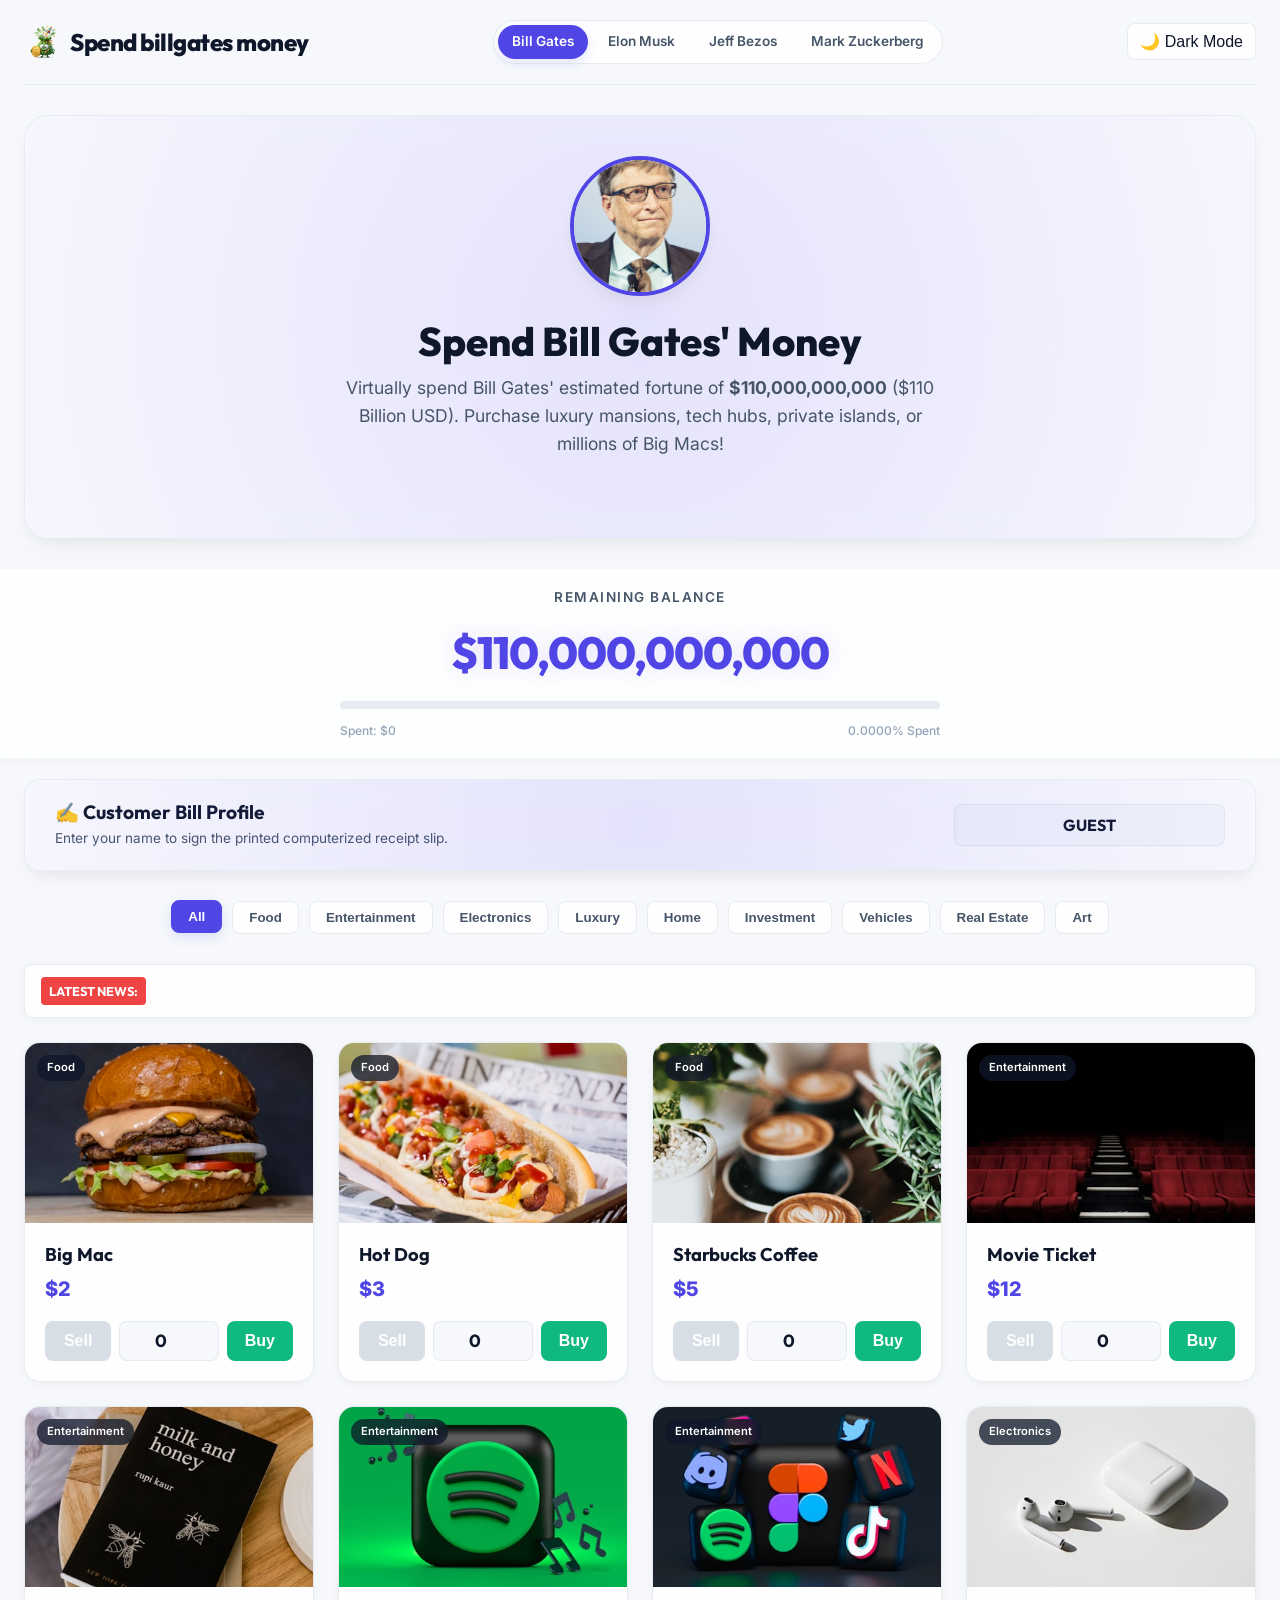
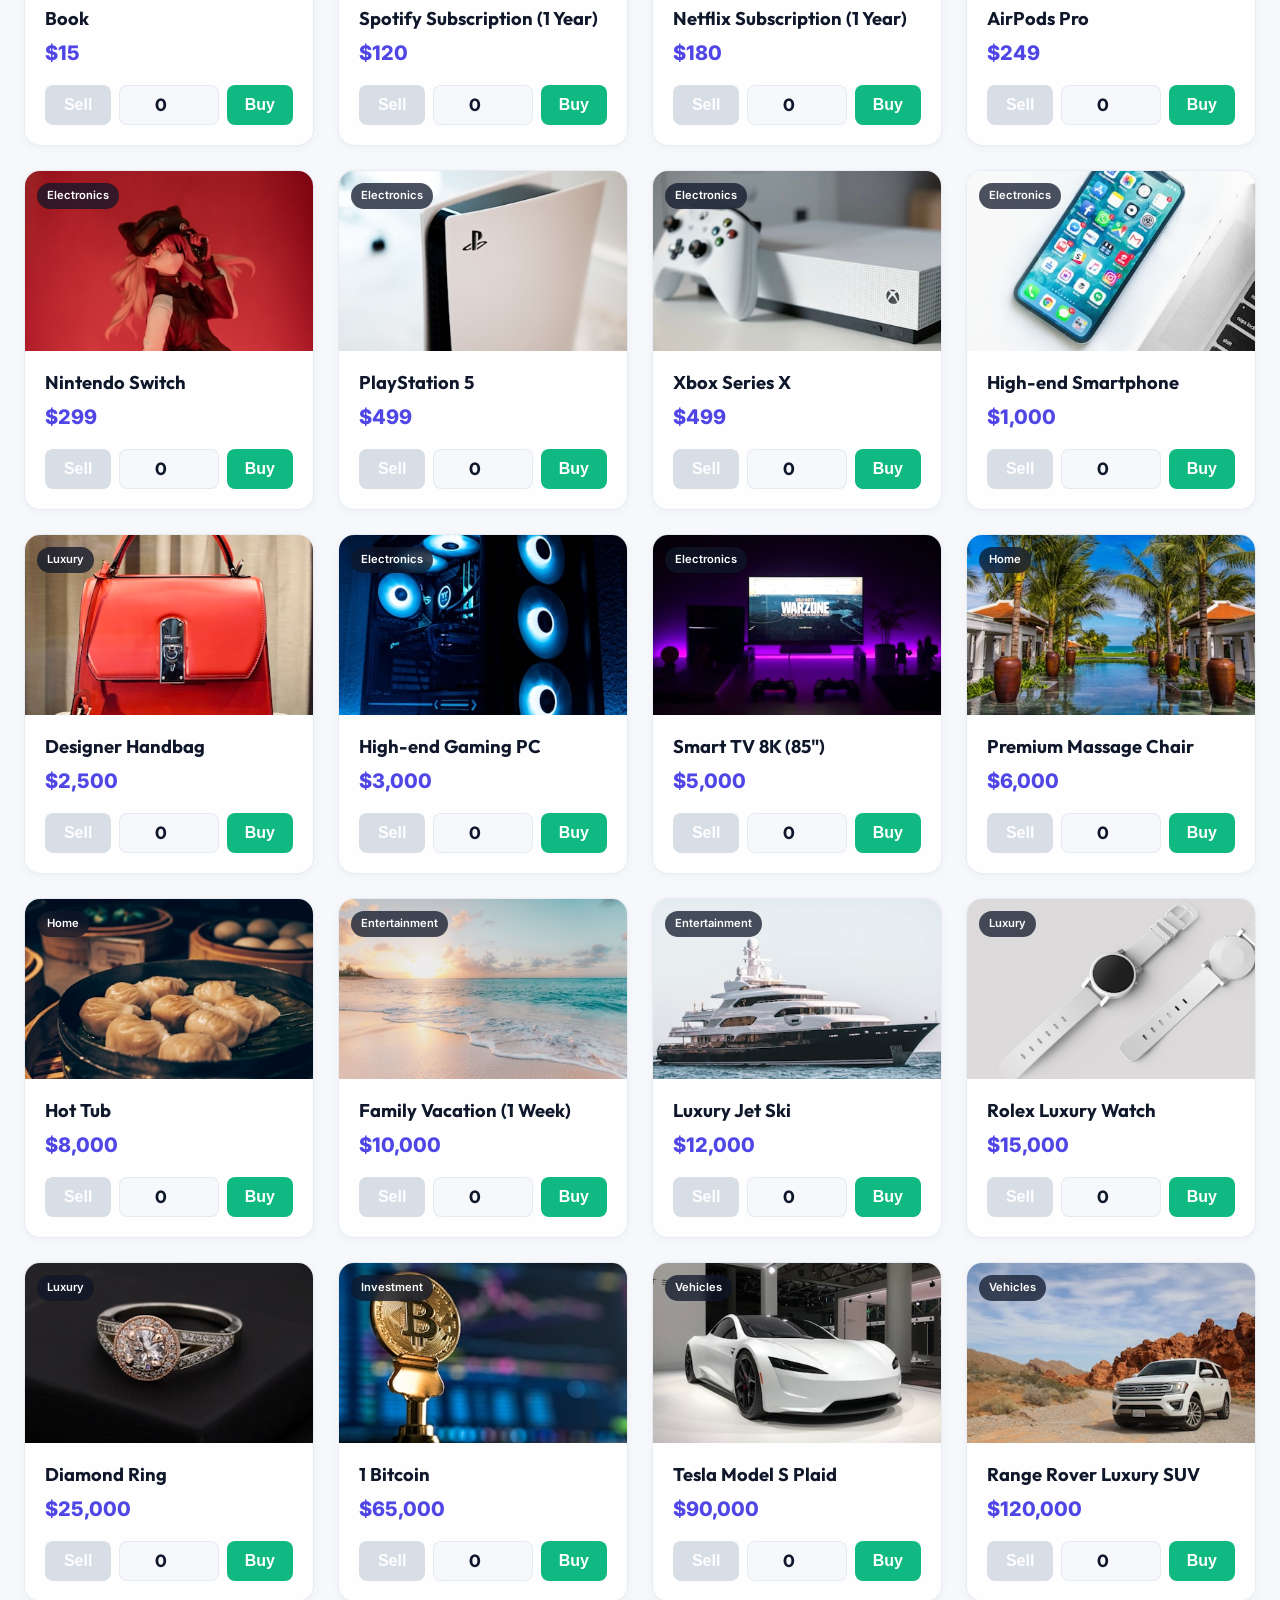
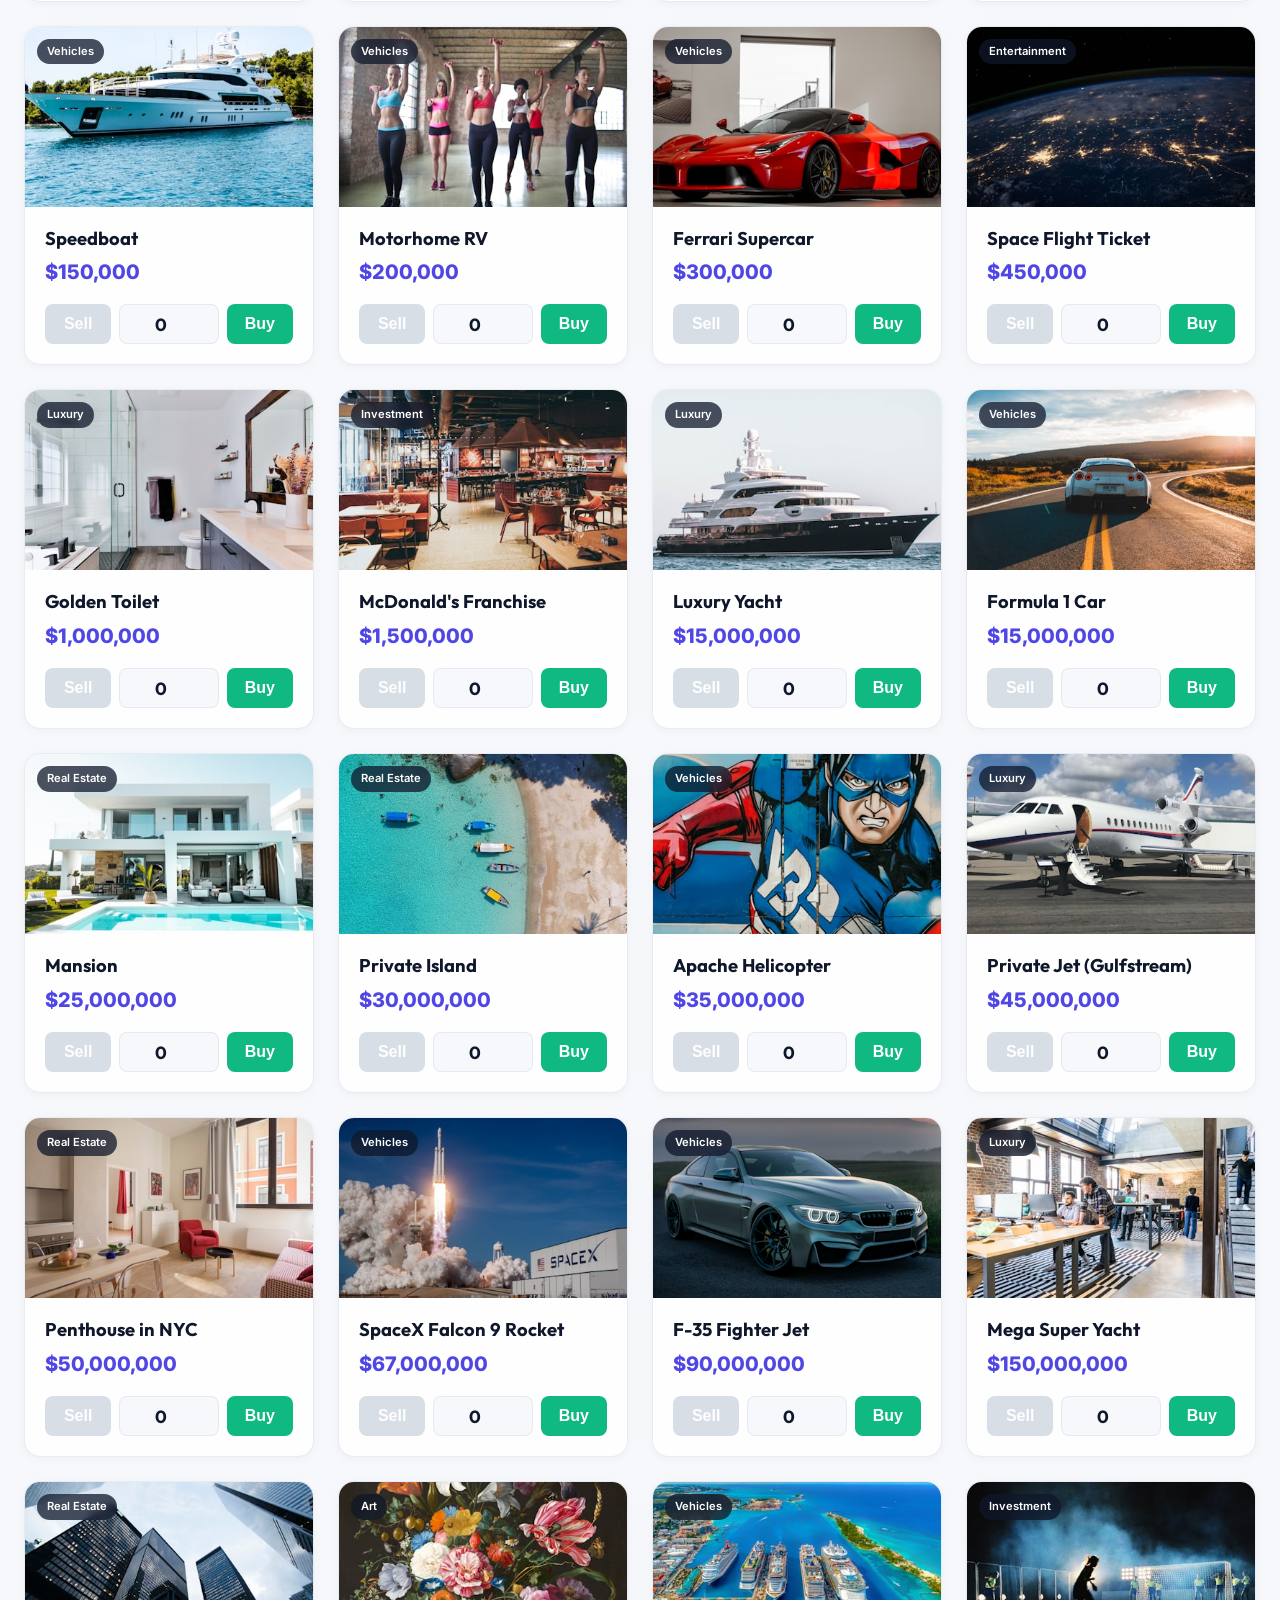
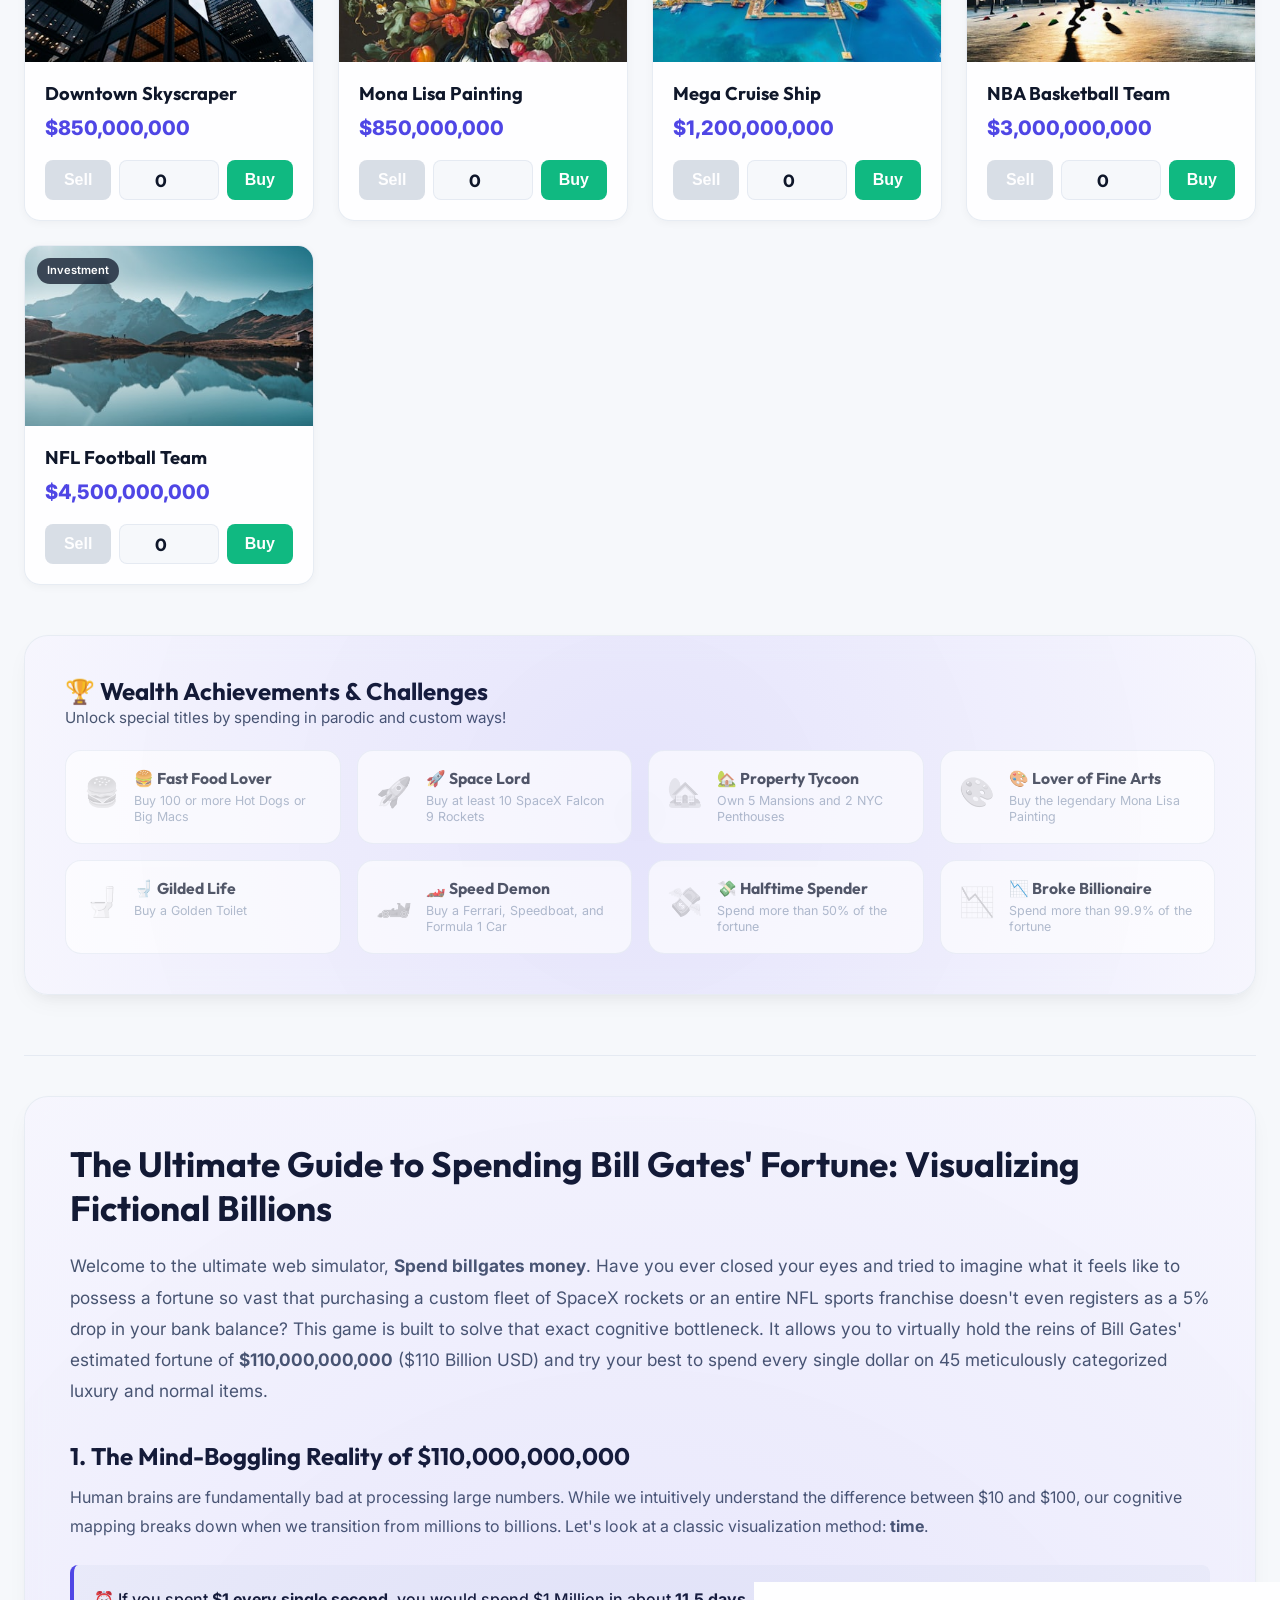
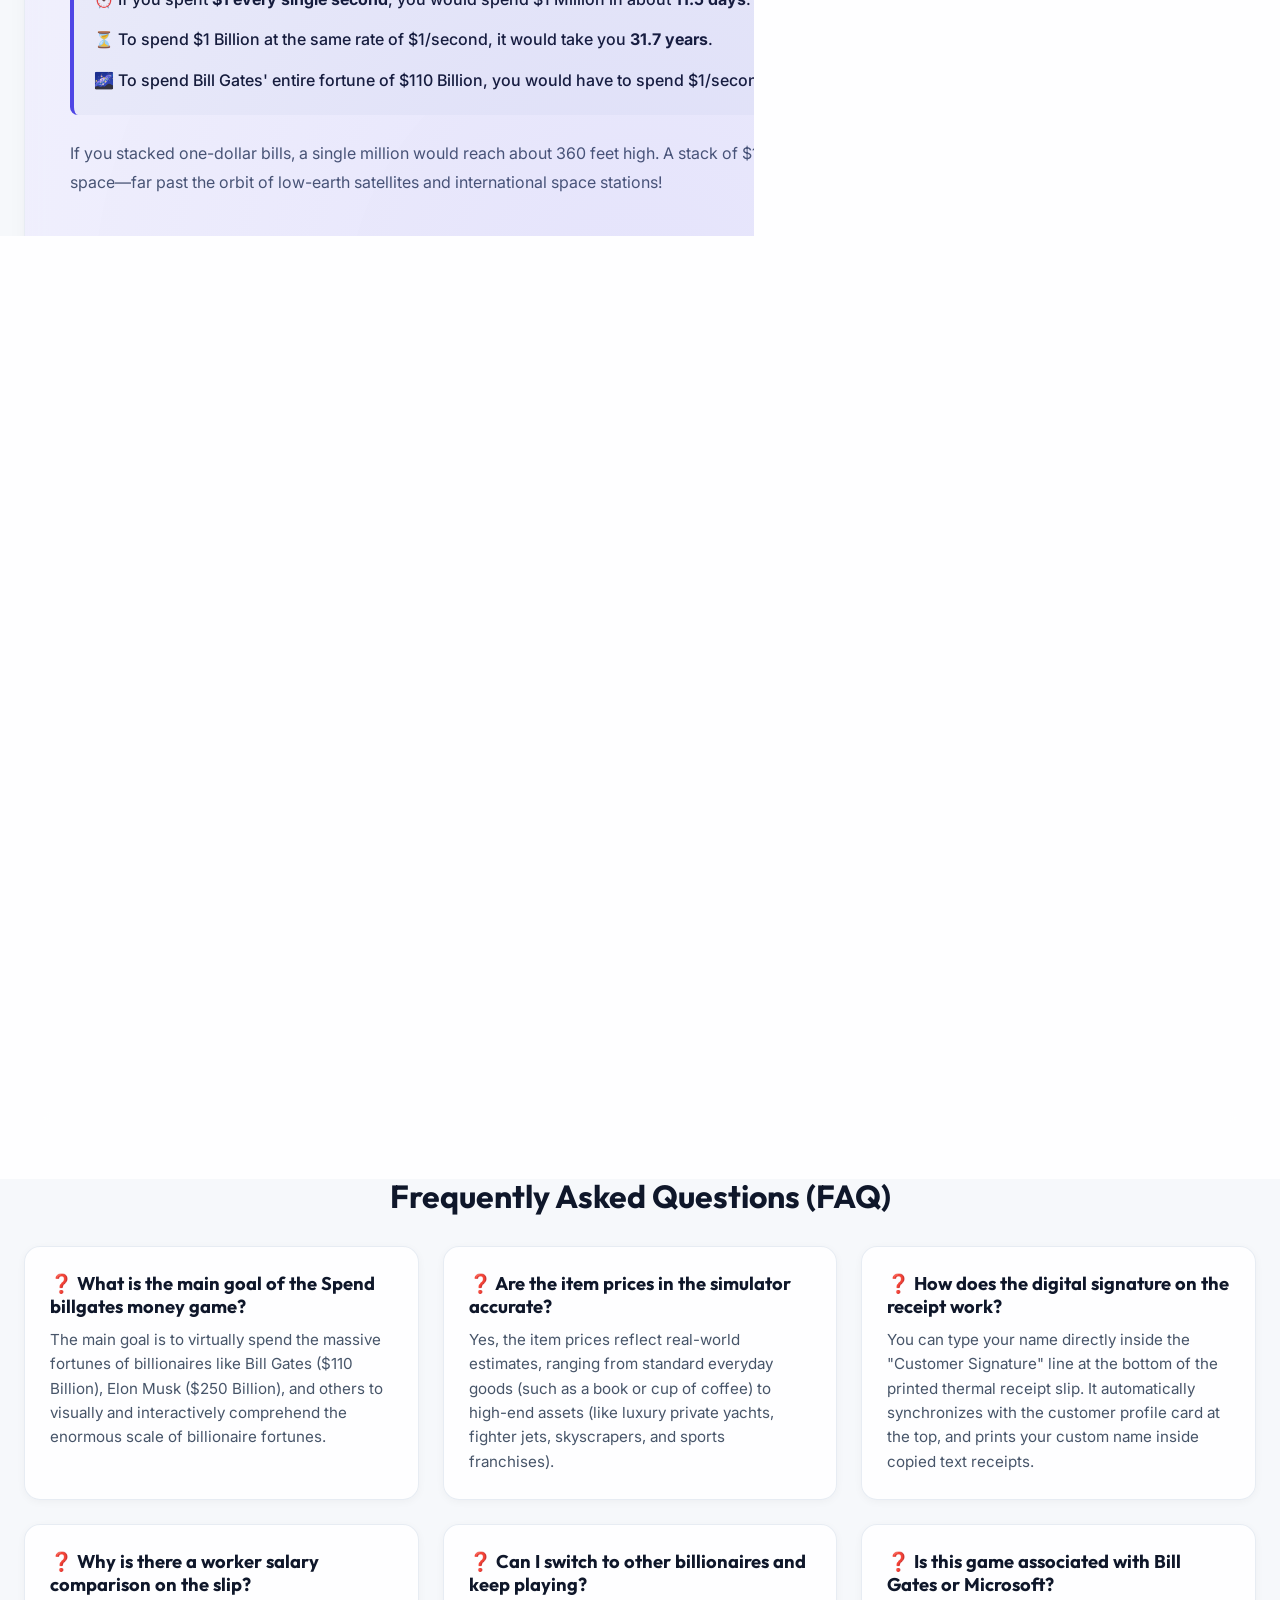
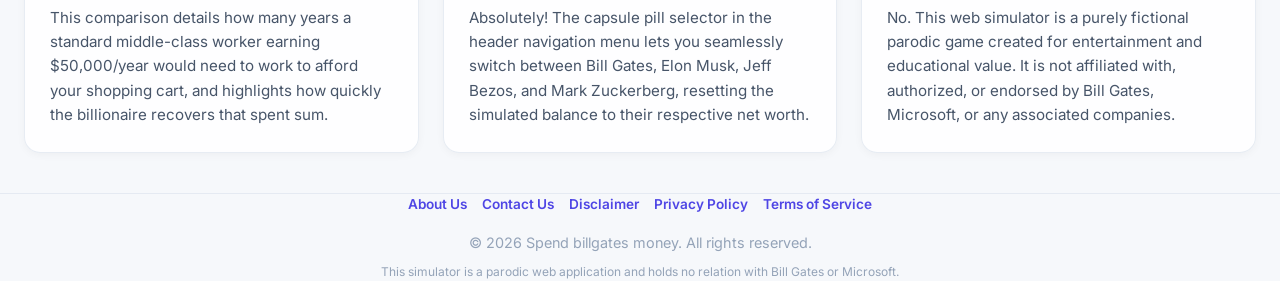
<file: index.html>
<!DOCTYPE html>
<html lang="en" data-theme="light">
<head>
  <meta charset="UTF-8">
  <meta name="viewport" content="width=device-width, initial-scale=1.0">
  <link rel="icon" type="image/png" href="images/favicon.png">
  
  <!-- SEO Meta Tags -->
  <title>Spend Bill Gates Money Simulator - Virtual Game ($110 Billion)</title>
  <meta name="description" content="Play the Spend Bill Gates Money Simulator! Spend Bill Gates' massive fortune of $110 Billion on 45 luxury items, houses, and investments. Get a real-time receipt.">
  <meta name="keywords" content="spend bill gates money, bill gates simulator, bill gates money game, billionaire spending game, virtual bill gates fortune">
  <link rel="canonical" href="https://spendbillgates-money.github.io/">
  
  <!-- Open Graph -->
  <meta property="og:type" content="website">
  <meta property="og:title" content="Spend Bill Gates Money Simulator - Virtual Game ($110 Billion)">
  <meta property="og:description" content="Spend Bill Gates' fortune of $110 Billion on jets, rockets, luxury yachts, and more. Generate and share your spending receipt!">
  <meta property="og:url" content="https://spendbillgates-money.github.io/">
  <meta property="og:image" content="images/avatar-bill-gates.jpg">

  <!-- Style -->
  <link rel="stylesheet" href="css/style.css">

  <!-- Schema Markup -->
  <script type="application/ld+json">
  {
    "@context": "https://schema.org",
    "@type": "VideoGame",
    "name": "Spend Bill Gates Money Simulator",
    "description": "Spend Bill Gates' net worth of $110 Billion on various items in this free web simulator.",
    "genre": "Simulation",
    "playMode": "SinglePlayer",
    "applicationCategory": "Game",
    "operatingSystem": "Web Browser"
  }
  </script>
</head>
<body>

  <!-- Navigation -->
  <header class="container">
    <nav class="header-nav" style="display: flex; justify-content: space-between; align-items: center; flex-wrap: wrap; gap: 15px; padding: 20px 0;">
      <a href="./" class="logo" style="text-decoration: none; color: inherit; display: flex; align-items: center; gap: 8px;">
        <img src="images/logo.png" alt="Silly Money Logo" class="logo-image"> Spend billgates money
      </a>
      
      <div class="nav-links-capsule">
        <a href="./" class="nav-link-item active-billionaire" id="nav-bill-gates">Bill Gates</a>
        <a href="spend-elon-musk-money" class="nav-link-item" id="nav-elon-musk">Elon Musk</a>
        <a href="spend-jeff-bezos-money" class="nav-link-item" id="nav-jeff-bezos">Jeff Bezos</a>
        <a href="spend-mark-zuckerberg-money" class="nav-link-item" id="nav-mark-zuckerberg">Mark Zuckerberg</a>
      </div>

      <div class="nav-actions">
        <button id="theme-toggle" class="theme-toggle">🌙 Dark Mode</button>
      </div>
    </nav>
  </header>

  <!-- Profile Banner -->
  <div class="container">
    <section class="hero-card">
      <div class="hero-content">
        <div class="profile-section">
          <div class="profile-avatar-container">
            <img class="profile-avatar" src="images/avatar-bill-gates.jpg" alt="Bill Gates Portrait">
          </div>
          <div>
            <h1 class="profile-title">Spend Bill Gates' Money</h1>
            <p class="profile-desc">
              Virtually spend Bill Gates' estimated fortune of <strong>$110,000,000,000</strong> ($110 Billion USD). Purchase luxury mansions, tech hubs, private islands, or millions of Big Macs!
            </p>
          </div>
        </div>
      </div>
    </section>
  </div>

  <!-- Sticky Balance Bar -->
  <div class="sticky-balance-bar">
    <div class="container balance-container">
      <div class="balance-title">Remaining Balance</div>
      <div id="balance-number" class="balance-number">$110,000,000,000</div>
      <div class="spending-progress-wrapper">
        <div id="spending-progress-bar" class="spending-progress-bar"></div>
      </div>
      <div class="spending-stats">
        <span id="stat-spent">Spent: $0</span>
        <span id="stat-percent">0.0000% Spent</span>
      </div>
    </div>
  </div>

  <!-- Filter Bar & Grid -->
  <main class="container">
    <div id="filter-bar" class="filter-bar"></div>
    <div id="items-grid" class="items-grid"></div>

    <!-- Receipt -->
    <section id="receipt-section" class="receipt-section">
      <div class="receipt-header">
        <h2 class="receipt-title">Your Receipt</h2>
        <p class="receipt-subtitle">Spend Bill Gates Money Simulator</p>
      </div>
      <div class="receipt-body">
        <div id="receipt-slip" class="receipt-slip"></div>
        <div class="receipt-actions">
          <button id="copy-receipt-btn" class="receipt-btn">📋 Copy Text Receipt</button>
          <button id="share-receipt-btn" class="receipt-btn primary">📤 Share Receipt</button>
        </div>
      </div>
    </section>
  </main>

  <!-- Screenshot Share Modal -->
  <div id="screenshot-modal" class="screenshot-modal">
    <div class="screenshot-card-wrapper">
      <button id="screenshot-close" class="screenshot-close">&times;</button>
      <div id="screenshot-slip-inner"></div>
    </div>
  </div>

  <!-- Detailed Content & FAQ Section (SEO Optimized) -->
  <section class="container" style="margin-top: 60px; margin-bottom: 40px; text-align: left;">
    <hr style="border: 0; border-top: 1px solid var(--panel-border); margin-bottom: 40px;">
    
    <!-- Long Form Article Card -->
    <div class="hero-card" style="text-align: left; padding: 45px; margin-bottom: 40px; line-height: 1.8;">
      <h2 style="font-size: 2.2rem; margin-bottom: 20px; font-family: 'Outfit', sans-serif;">The Ultimate Guide to Spending Bill Gates' Fortune: Visualizing Fictional Billions</h2>
      
      <p style="color: var(--text-secondary); margin-bottom: 24px; font-size: 1.08rem;">
        Welcome to the ultimate web simulator, <strong>Spend billgates money</strong>. Have you ever closed your eyes and tried to imagine what it feels like to possess a fortune so vast that purchasing a custom fleet of SpaceX rockets or an entire NFL sports franchise doesn't even registers as a 5% drop in your bank balance? This game is built to solve that exact cognitive bottleneck. It allows you to virtually hold the reins of Bill Gates' estimated fortune of <strong>$110,000,000,000</strong> ($110 Billion USD) and try your best to spend every single dollar on 45 meticulously categorized luxury and normal items.
      </p>

      <h3 style="font-size: 1.5rem; margin-top: 35px; margin-bottom: 12px; font-family: 'Outfit', sans-serif;">1. The Mind-Boggling Reality of $110,000,000,000</h3>
      <p style="color: var(--text-secondary); margin-bottom: 16px; font-size: 1rem;">
        Human brains are fundamentally bad at processing large numbers. While we intuitively understand the difference between $10 and $100, our cognitive mapping breaks down when we transition from millions to billions. Let's look at a classic visualization method: <strong>time</strong>.
      </p>
      <div style="background: var(--bg-color); border-left: 4px solid var(--accent-color); padding: 20px; margin: 24px 0; border-radius: var(--radius-sm);">
        <ul style="list-style-type: none; display: flex; flex-direction: column; gap: 12px; color: var(--text-primary); font-weight: 500;">
          <li>⏰ If you spent <strong>$1 every single second</strong>, you would spend $1 Million in about <strong>11.5 days</strong>.</li>
          <li>⏳ To spend $1 Billion at the same rate of $1/second, it would take you <strong>31.7 years</strong>.</li>
          <li>🌌 To spend Bill Gates' entire fortune of $110 Billion, you would have to spend $1/second continuously for <strong>3,487 years</strong>!</li>
        </ul>
      </div>
      <p style="color: var(--text-secondary); margin-bottom: 16px; font-size: 1rem;">
        If you stacked one-dollar bills, a single million would reach about 360 feet high. A stack of $110 Billion in one-dollar bills would rise over <strong>7,500 miles</strong> into space—far past the orbit of low-earth satellites and international space stations!
      </p>

      <h3 style="font-size: 1.5rem; margin-top: 35px; margin-bottom: 12px; font-family: 'Outfit', sans-serif;">2. The Philosophy of the Simulator: Education Meets Parody</h3>
      <p style="color: var(--text-secondary); margin-bottom: 16px; font-size: 1rem;">
        The <strong>Spend billgates money</strong> simulator is more than a simple clicker game. It serves as an educational parody of modern capital concentration. Every time you fill your shopping cart with mega yachts, mansions, and private jets, the simulator dynamically calculates and displays a thermal receipt detailing your purchases. 
      </p>
      <p style="color: var(--text-secondary); margin-bottom: 16px; font-size: 1rem;">
        To highlight the scale of middle-class earnings, the printed receipt calculates the exact years of labor an average worker earning $50,000/year would need to complete to buy the same shopping cart. Additionally, it highlights the <strong>Billionaire Recovery Time</strong>—illustrating that the money you spent on mega items is earned back by Bill Gates in a matter of minutes or hours through passive interest and corporate stock dividends.
      </p>

      <h3 style="font-size: 1.5rem; margin-top: 35px; margin-bottom: 12px; font-family: 'Outfit', sans-serif;">3. Gamified Mechanics: Sound Effects, Tickers, and Achievements</h3>
      <p style="color: var(--text-secondary); margin-bottom: 16px; font-size: 1rem;">
        To create an immersive and highly addictive simulation, we have built-in several engaging desktop-quality features:
      </p>
      <ul style="color: var(--text-secondary); margin-left: 20px; margin-bottom: 24px; display: flex; flex-direction: column; gap: 8px;">
        <li>🔊 <strong>Web Audio Synthesizer</strong>: Programmatic sound effects synthesize double coin chimes (cha-ching) when buying and mechanical clicks when selling, loading instantly with zero external network downloads.</li>
        <li>📰 <strong>Parodic News Marquee</strong>: A scrolling headline ticker shifts text depending on your shopping cart (e.g., buying 50+ fast food items warns of a local diet emergency).</li>
        <li>🏆 <strong>Achievements Tracker</strong>: Eight different milestone achievements challenge you to spend the fortune in specific parodic ways (like buying the Mona Lisa or hoarding gold toilets).</li>
      </ul>

      <h3 style="font-size: 1.5rem; margin-top: 35px; margin-bottom: 12px; font-family: 'Outfit', sans-serif;">4. Can You Actually Spend It All?</h3>
      <p style="color: var(--text-secondary); margin-bottom: 16px; font-size: 1rem;">
        Many players start the game believing they can empty the balance in seconds. However, purchasing a single Ferrari ($250,000) or Rolex watch ($15,000) is like taking a single drop of water out of an ocean. Even buying luxury assets like Super Yachts ($150 Million) requires you to buy dozens of them to make any meaningful dent. This creates a fascinating realization about the upper limits of luxury consumption: there are simply not enough high-priced assets in the world to easily consume $110 Billion in cash without acquiring mega enterprises, skyscrapers, and sports networks.
      </p>
      
      <div style="background: var(--bg-color); border: 1px solid var(--panel-border); padding: 20px; margin-top: 30px; border-radius: var(--radius-md); display: flex; align-items: center; justify-content: space-between; flex-wrap: wrap; gap: 15px;">
        <div style="text-align: left;">
          <h4 style="font-size: 1.15rem; font-family: 'Outfit', sans-serif; margin-bottom: 4px;">🧠 The Psychology Behind Spending a Billion Dollars</h4>
          <p style="color: var(--text-secondary); font-size: 0.9rem; margin-bottom: 0;">Explore why spending immense wealth leads to choice paralysis, diminishing marginal utility, and the hedonic treadmill.</p>
        </div>
        <a href="psychology-of-spending" class="receipt-btn primary" style="text-decoration: none; padding: 10px 20px; font-size: 0.9rem; font-weight: 700; border-radius: var(--radius-sm); white-space: nowrap; color: white;">Read Article</a>
      </div>
    </div>

    <!-- Expanded FAQ Accordion Grid -->
    <div style="margin-bottom: 40px;">
      <h2 style="text-align: center; margin-bottom: 30px; font-size: 2rem; font-family: 'Outfit', sans-serif;">Frequently Asked Questions (FAQ)</h2>
      <div style="display: grid; grid-template-columns: repeat(auto-fit, minmax(320px, 1fr)); gap: 24px;">
        
        <!-- FAQ 1 -->
        <div style="background: var(--panel-bg); border: 1px solid var(--panel-border); padding: 25px; border-radius: var(--radius-md); box-shadow: var(--shadow-sm); display: flex; flex-direction: column; justify-content: flex-start;">
          <h3 style="font-size: 1.15rem; margin-bottom: 10px; display: flex; align-items: center; gap: 8px; font-family: 'Outfit', sans-serif;">❓ What is the main goal of the Spend billgates money game?</h3>
          <p style="color: var(--text-secondary); font-size: 0.95rem; line-height: 1.6;">
            The main goal is to virtually spend the massive fortunes of billionaires like Bill Gates ($110 Billion), Elon Musk ($250 Billion), and others to visually and interactively comprehend the enormous scale of billionaire fortunes.
          </p>
        </div>
        
        <!-- FAQ 2 -->
        <div style="background: var(--panel-bg); border: 1px solid var(--panel-border); padding: 25px; border-radius: var(--radius-md); box-shadow: var(--shadow-sm); display: flex; flex-direction: column; justify-content: flex-start;">
          <h3 style="font-size: 1.15rem; margin-bottom: 10px; display: flex; align-items: center; gap: 8px; font-family: 'Outfit', sans-serif;">❓ Are the item prices in the simulator accurate?</h3>
          <p style="color: var(--text-secondary); font-size: 0.95rem; line-height: 1.6;">
            Yes, the item prices reflect real-world estimates, ranging from standard everyday goods (such as a book or cup of coffee) to high-end assets (like luxury private yachts, fighter jets, skyscrapers, and sports franchises).
          </p>
        </div>

        <!-- FAQ 3 -->
        <div style="background: var(--panel-bg); border: 1px solid var(--panel-border); padding: 25px; border-radius: var(--radius-md); box-shadow: var(--shadow-sm); display: flex; flex-direction: column; justify-content: flex-start;">
          <h3 style="font-size: 1.15rem; margin-bottom: 10px; display: flex; align-items: center; gap: 8px; font-family: 'Outfit', sans-serif;">❓ How does the digital signature on the receipt work?</h3>
          <p style="color: var(--text-secondary); font-size: 0.95rem; line-height: 1.6;">
            You can type your name directly inside the "Customer Signature" line at the bottom of the printed thermal receipt slip. It automatically synchronizes with the customer profile card at the top, and prints your custom name inside copied text receipts.
          </p>
        </div>

        <!-- FAQ 4 -->
        <div style="background: var(--panel-bg); border: 1px solid var(--panel-border); padding: 25px; border-radius: var(--radius-md); box-shadow: var(--shadow-sm); display: flex; flex-direction: column; justify-content: flex-start;">
          <h3 style="font-size: 1.15rem; margin-bottom: 10px; display: flex; align-items: center; gap: 8px; font-family: 'Outfit', sans-serif;">❓ Why is there a worker salary comparison on the slip?</h3>
          <p style="color: var(--text-secondary); font-size: 0.95rem; line-height: 1.6;">
            This comparison details how many years a standard middle-class worker earning $50,000/year would need to work to afford your shopping cart, and highlights how quickly the billionaire recovers that spent sum.
          </p>
        </div>

        <!-- FAQ 5 -->
        <div style="background: var(--panel-bg); border: 1px solid var(--panel-border); padding: 25px; border-radius: var(--radius-md); box-shadow: var(--shadow-sm); display: flex; flex-direction: column; justify-content: flex-start;">
          <h3 style="font-size: 1.15rem; margin-bottom: 10px; display: flex; align-items: center; gap: 8px; font-family: 'Outfit', sans-serif;">❓ Can I switch to other billionaires and keep playing?</h3>
          <p style="color: var(--text-secondary); font-size: 0.95rem; line-height: 1.6;">
            Absolutely! The capsule pill selector in the header navigation menu lets you seamlessly switch between Bill Gates, Elon Musk, Jeff Bezos, and Mark Zuckerberg, resetting the simulated balance to their respective net worth.
          </p>
        </div>

        <!-- FAQ 6 -->
        <div style="background: var(--panel-bg); border: 1px solid var(--panel-border); padding: 25px; border-radius: var(--radius-md); box-shadow: var(--shadow-sm); display: flex; flex-direction: column; justify-content: flex-start;">
          <h3 style="font-size: 1.15rem; margin-bottom: 10px; display: flex; align-items: center; gap: 8px; font-family: 'Outfit', sans-serif;">❓ Is this game associated with Bill Gates or Microsoft?</h3>
          <p style="color: var(--text-secondary); font-size: 0.95rem; line-height: 1.6;">
            No. This web simulator is a purely fictional parodic game created for entertainment and educational value. It is not affiliated with, authorized, or endorsed by Bill Gates, Microsoft, or any associated companies.
          </p>
        </div>

      </div>
    </div>
  </section>

  <!-- Footer -->
  <footer class="container">
    <div style="display: flex; justify-content: center; gap: 15px; margin-bottom: 15px; font-size: 0.85rem; flex-wrap: wrap;">
      <a href="about" style="font-weight: 600;">About Us</a>
      <a href="contact" style="font-weight: 600;">Contact Us</a>
      <a href="disclaimer" style="font-weight: 600;">Disclaimer</a>
      <a href="privacy-policy" style="font-weight: 600;">Privacy Policy</a>
      <a href="terms-of-service" style="font-weight: 600;">Terms of Service</a>
    </div>
    <p>&copy; 2026 Spend billgates money. All rights reserved.</p>
    <p style="font-size: 0.75rem; margin-top: 8px; color: var(--text-muted);">This simulator is a parodic web application and holds no relation with Bill Gates or Microsoft.</p>
  </footer>

  <!-- Setup Global Variables for Page & Load Controller Scripts -->
  <script>
    window.billionaireName = "Bill Gates";
    window.billionaireFortune = 110000000000;
  </script>
  <script src="js/items.js"></script>
  <script src="js/app.js"></script>
</body>
</html>
</file>
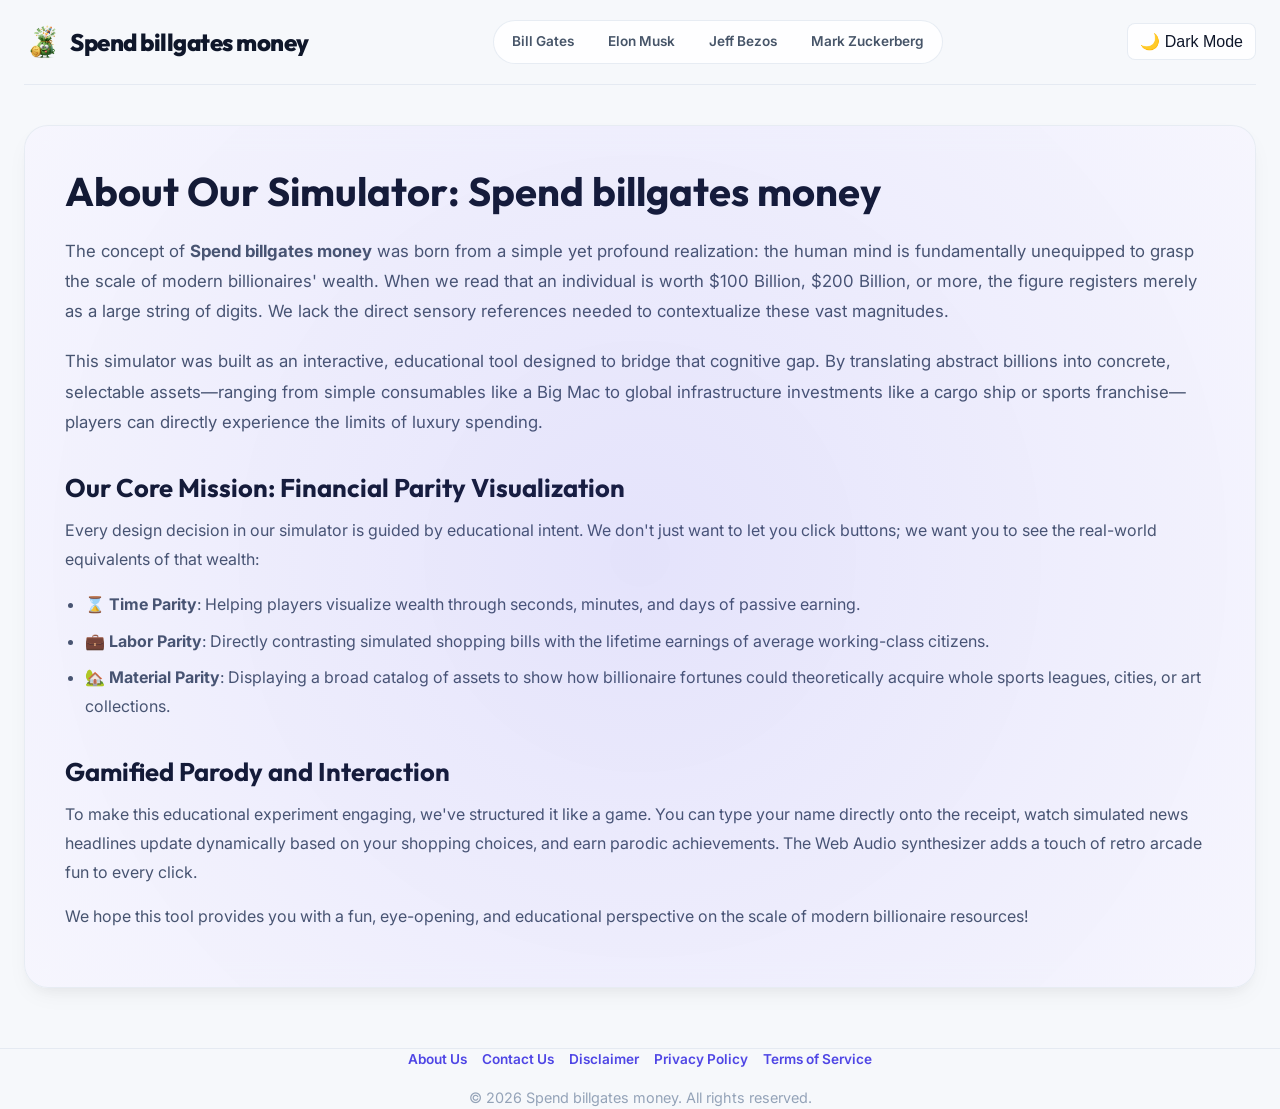
<file: about.html>
<!DOCTYPE html>
<html lang="en" data-theme="light">
<head>
  <meta charset="UTF-8">
  <meta name="viewport" content="width=device-width, initial-scale=1.0">
  <link rel="icon" type="image/png" href="images/favicon.png">
  
  <!-- SEO Meta Tags -->
  <title>About Us - Spend billgates money Simulator</title>
  <meta name="description" content="Learn more about the Spend billgates money simulator. Read our detailed explanation of wealth representation, financial parity, and developer stories.">
  <link rel="canonical" href="https://spendbillgates-money.github.io/about">
  
  <link rel="stylesheet" href="css/style.css">
</head>
<body>

  <!-- Navigation -->
  <header class="container">
    <nav class="header-nav" style="display: flex; justify-content: space-between; align-items: center; flex-wrap: wrap; gap: 15px; padding: 20px 0;">
      <a href="./" class="logo" style="text-decoration: none; color: inherit; display: flex; align-items: center; gap: 8px;">
        <img src="images/logo.png" alt="Silly Money Logo" class="logo-image"> Spend billgates money
      </a>
      
      <div class="nav-links-capsule">
        <a href="./" class="nav-link-item" id="nav-bill-gates">Bill Gates</a>
        <a href="spend-elon-musk-money" class="nav-link-item" id="nav-elon-musk">Elon Musk</a>
        <a href="spend-jeff-bezos-money" class="nav-link-item" id="nav-jeff-bezos">Jeff Bezos</a>
        <a href="spend-mark-zuckerberg-money" class="nav-link-item" id="nav-mark-zuckerberg">Mark Zuckerberg</a>
      </div>

      <div class="nav-actions">
        <button id="theme-toggle" class="theme-toggle">🌙 Dark Mode</button>
      </div>
    </nav>
  </header>

  <!-- Content Section -->
  <main class="container" style="margin-top: 40px; margin-bottom: 60px; text-align: left;">
    <section class="hero-card" style="text-align: left; padding: 40px; margin-bottom: 45px; line-height: 1.8;">
      <h1 style="font-size: 2.5rem; margin-bottom: 20px; font-family: 'Outfit', sans-serif;">About Our Simulator: Spend billgates money</h1>
      
      <p style="color: var(--text-secondary); margin-bottom: 20px; font-size: 1.05rem;">
        The concept of <strong>Spend billgates money</strong> was born from a simple yet profound realization: the human mind is fundamentally unequipped to grasp the scale of modern billionaires' wealth. When we read that an individual is worth $100 Billion, $200 Billion, or more, the figure registers merely as a large string of digits. We lack the direct sensory references needed to contextualize these vast magnitudes.
      </p>

      <p style="color: var(--text-secondary); margin-bottom: 20px; font-size: 1.05rem;">
        This simulator was built as an interactive, educational tool designed to bridge that cognitive gap. By translating abstract billions into concrete, selectable assets—ranging from simple consumables like a Big Mac to global infrastructure investments like a cargo ship or sports franchise—players can directly experience the limits of luxury spending.
      </p>

      <h2 style="font-size: 1.6rem; margin-top: 35px; margin-bottom: 12px; font-family: 'Outfit', sans-serif;">Our Core Mission: Financial Parity Visualization</h2>
      <p style="color: var(--text-secondary); margin-bottom: 16px;">
        Every design decision in our simulator is guided by educational intent. We don't just want to let you click buttons; we want you to see the real-world equivalents of that wealth:
      </p>
      <ul style="color: var(--text-secondary); margin-left: 20px; margin-bottom: 20px; display: flex; flex-direction: column; gap: 8px;">
        <li>⌛ <strong>Time Parity</strong>: Helping players visualize wealth through seconds, minutes, and days of passive earning.</li>
        <li>💼 <strong>Labor Parity</strong>: Directly contrasting simulated shopping bills with the lifetime earnings of average working-class citizens.</li>
        <li>🏡 <strong>Material Parity</strong>: Displaying a broad catalog of assets to show how billionaire fortunes could theoretically acquire whole sports leagues, cities, or art collections.</li>
      </ul>

      <h2 style="font-size: 1.6rem; margin-top: 35px; margin-bottom: 12px; font-family: 'Outfit', sans-serif;">Gamified Parody and Interaction</h2>
      <p style="color: var(--text-secondary); margin-bottom: 16px;">
        To make this educational experiment engaging, we've structured it like a game. You can type your name directly onto the receipt, watch simulated news headlines update dynamically based on your shopping choices, and earn parodic achievements. The Web Audio synthesizer adds a touch of retro arcade fun to every click.
      </p>
      
      <p style="color: var(--text-secondary); margin-bottom: 16px;">
        We hope this tool provides you with a fun, eye-opening, and educational perspective on the scale of modern billionaire resources!
      </p>
    </section>
  </main>

  <!-- Footer -->
  <footer class="container">
    <div style="display: flex; justify-content: center; gap: 15px; margin-bottom: 15px; font-size: 0.85rem; flex-wrap: wrap;">
      <a href="about" style="font-weight: 600;">About Us</a>
      <a href="contact" style="font-weight: 600;">Contact Us</a>
      <a href="disclaimer" style="font-weight: 600;">Disclaimer</a>
      <a href="privacy-policy" style="font-weight: 600;">Privacy Policy</a>
      <a href="terms-of-service" style="font-weight: 600;">Terms of Service</a>
    </div>
    <p>&copy; 2026 Spend billgates money. All rights reserved.</p>
  </footer>

  <script>
    // Theme Toggle Logic
    const themeBtn = document.getElementById('theme-toggle');
    function initTheme() {
      const savedTheme = localStorage.getItem('theme') || (window.matchMedia('(prefers-color-scheme: dark)').matches ? 'dark' : 'light');
      document.documentElement.setAttribute('data-theme', savedTheme);
      if (themeBtn) themeBtn.innerHTML = savedTheme === 'dark' ? '☀️ Light Mode' : '🌙 Dark Mode';
    }
    if (themeBtn) {
      themeBtn.addEventListener('click', () => {
        const currentTheme = document.documentElement.getAttribute('data-theme');
        const newTheme = currentTheme === 'dark' ? 'light' : 'dark';
        document.documentElement.setAttribute('data-theme', newTheme);
        localStorage.setItem('theme', newTheme);
        themeBtn.innerHTML = newTheme === 'dark' ? '☀️ Light Mode' : '🌙 Dark Mode';
      });
    }
    initTheme();
  </script>
</body>
</html>
</file>
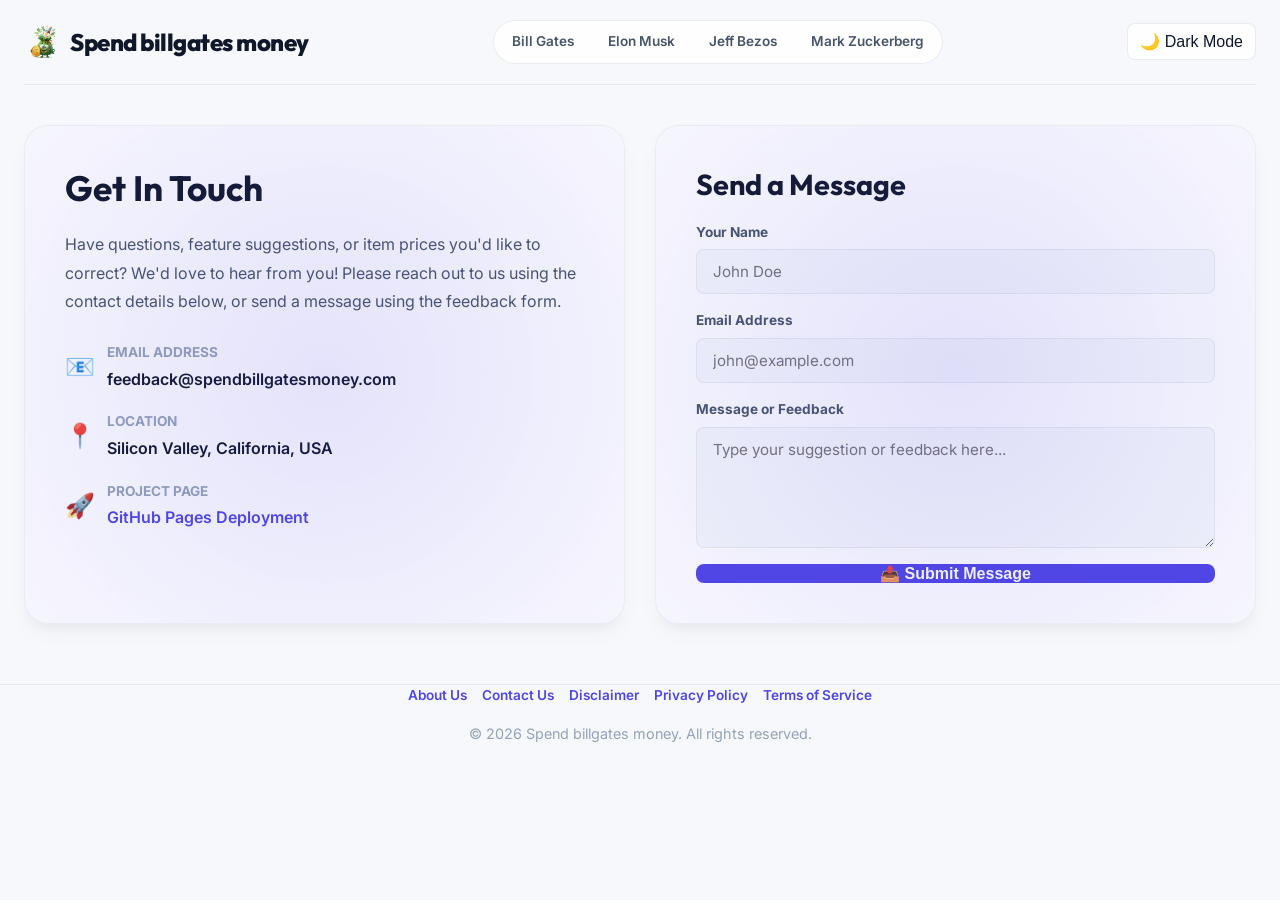
<file: contact.html>
<!DOCTYPE html>
<html lang="en" data-theme="light">
<head>
  <meta charset="UTF-8">
  <meta name="viewport" content="width=device-width, initial-scale=1.0">
  <link rel="icon" type="image/png" href="images/favicon.png">
  
  <!-- SEO Meta Tags -->
  <title>Contact Us - Spend billgates money Simulator</title>
  <meta name="description" content="Get in touch with the team behind the Spend billgates money simulator. Leave feedback, bug reports, or parodic suggestions.">
  <link rel="canonical" href="https://spendbillgates-money.github.io/contact">
  
  <link rel="stylesheet" href="css/style.css">
</head>
<body>

  <!-- Navigation -->
  <header class="container">
    <nav class="header-nav" style="display: flex; justify-content: space-between; align-items: center; flex-wrap: wrap; gap: 15px; padding: 20px 0;">
      <a href="./" class="logo" style="text-decoration: none; color: inherit; display: flex; align-items: center; gap: 8px;">
        <img src="images/logo.png" alt="Silly Money Logo" class="logo-image"> Spend billgates money
      </a>
      
      <div class="nav-links-capsule">
        <a href="./" class="nav-link-item" id="nav-bill-gates">Bill Gates</a>
        <a href="spend-elon-musk-money" class="nav-link-item" id="nav-elon-musk">Elon Musk</a>
        <a href="spend-jeff-bezos-money" class="nav-link-item" id="nav-jeff-bezos">Jeff Bezos</a>
        <a href="spend-mark-zuckerberg-money" class="nav-link-item" id="nav-mark-zuckerberg">Mark Zuckerberg</a>
      </div>

      <div class="nav-actions">
        <button id="theme-toggle" class="theme-toggle">🌙 Dark Mode</button>
      </div>
    </nav>
  </header>

  <!-- Content Section -->
  <main class="container" style="margin-top: 40px; margin-bottom: 60px; text-align: left;">
    <div style="display: grid; grid-template-columns: repeat(auto-fit, minmax(320px, 1fr)); gap: 30px;">
      
      <!-- Contact Card -->
      <section class="hero-card" style="text-align: left; padding: 40px; line-height: 1.8; margin: 0;">
        <h1 style="font-size: 2.2rem; margin-bottom: 20px; font-family: 'Outfit', sans-serif;">Get In Touch</h1>
        <p style="color: var(--text-secondary); margin-bottom: 24px;">
          Have questions, feature suggestions, or item prices you'd like to correct? We'd love to hear from you! Please reach out to us using the contact details below, or send a message using the feedback form.
        </p>

        <div style="display: flex; flex-direction: column; gap: 16px; margin-top: 10px;">
          <div style="display: flex; align-items: center; gap: 12px;">
            <span style="font-size: 1.5rem;">📧</span>
            <div>
              <strong style="display: block; font-size: 0.85rem; color: var(--text-muted);">EMAIL ADDRESS</strong>
              <span style="font-size: 1rem; color: var(--text-primary); font-weight: 600;">feedback@spendbillgatesmoney.com</span>
            </div>
          </div>
          <div style="display: flex; align-items: center; gap: 12px;">
            <span style="font-size: 1.5rem;">📍</span>
            <div>
              <strong style="display: block; font-size: 0.85rem; color: var(--text-muted);">LOCATION</strong>
              <span style="font-size: 1rem; color: var(--text-primary); font-weight: 600;">Silicon Valley, California, USA</span>
            </div>
          </div>
          <div style="display: flex; align-items: center; gap: 12px;">
            <span style="font-size: 1.5rem;">🚀</span>
            <div>
              <strong style="display: block; font-size: 0.85rem; color: var(--text-muted);">PROJECT PAGE</strong>
              <a href="https://spendbillgates-money.github.io/" style="font-weight: 600;">GitHub Pages Deployment</a>
            </div>
          </div>
        </div>
      </section>

      <!-- Feedback Form Card -->
      <section class="hero-card" style="text-align: left; padding: 40px; margin: 0;">
        <h2 style="font-size: 1.8rem; margin-bottom: 20px; font-family: 'Outfit', sans-serif;">Send a Message</h2>
        <form id="contact-form" onsubmit="event.preventDefault(); alert('Thank you! Your parodic feedback message has been simulated successfully.'); this.reset();" style="display: flex; flex-direction: column; gap: 16px;">
          
          <div style="display: flex; flex-direction: column; gap: 6px;">
            <label for="form-name" style="font-size: 0.85rem; font-weight: 700; color: var(--text-secondary);">Your Name</label>
            <input type="text" id="form-name" placeholder="John Doe" required style="padding: 12px 16px; border: 1px solid var(--panel-border); background: var(--bg-color); color: var(--text-primary); border-radius: var(--radius-sm); outline: none; font-size: 0.95rem; font-family: inherit;">
          </div>
          
          <div style="display: flex; flex-direction: column; gap: 6px;">
            <label for="form-email" style="font-size: 0.85rem; font-weight: 700; color: var(--text-secondary);">Email Address</label>
            <input type="email" id="form-email" placeholder="john@example.com" required style="padding: 12px 16px; border: 1px solid var(--panel-border); background: var(--bg-color); color: var(--text-primary); border-radius: var(--radius-sm); outline: none; font-size: 0.95rem; font-family: inherit;">
          </div>

          <div style="display: flex; flex-direction: column; gap: 6px;">
            <label for="form-message" style="font-size: 0.85rem; font-weight: 700; color: var(--text-secondary);">Message or Feedback</label>
            <textarea id="form-message" placeholder="Type your suggestion or feedback here..." rows="5" required style="padding: 12px 16px; border: 1px solid var(--panel-border); background: var(--bg-color); color: var(--text-primary); border-radius: var(--radius-sm); outline: none; font-size: 0.95rem; font-family: inherit; resize: vertical;"></textarea>
          </div>

          <button type="submit" class="receipt-btn primary" style="width: 100%; height: 48px; border: none; font-weight: 700; font-size: 1rem; cursor: pointer; border-radius: var(--radius-sm);">📤 Submit Message</button>
        </form>
      </section>

    </div>
  </main>

  <!-- Footer -->
  <footer class="container">
    <div style="display: flex; justify-content: center; gap: 15px; margin-bottom: 15px; font-size: 0.85rem; flex-wrap: wrap;">
      <a href="about" style="font-weight: 600;">About Us</a>
      <a href="contact" style="font-weight: 600;">Contact Us</a>
      <a href="disclaimer" style="font-weight: 600;">Disclaimer</a>
      <a href="privacy-policy" style="font-weight: 600;">Privacy Policy</a>
      <a href="terms-of-service" style="font-weight: 600;">Terms of Service</a>
    </div>
    <p>&copy; 2026 Spend billgates money. All rights reserved.</p>
  </footer>

  <script>
    // Theme Toggle Logic
    const themeBtn = document.getElementById('theme-toggle');
    function initTheme() {
      const savedTheme = localStorage.getItem('theme') || (window.matchMedia('(prefers-color-scheme: dark)').matches ? 'dark' : 'light');
      document.documentElement.setAttribute('data-theme', savedTheme);
      if (themeBtn) themeBtn.innerHTML = savedTheme === 'dark' ? '☀️ Light Mode' : '🌙 Dark Mode';
    }
    if (themeBtn) {
      themeBtn.addEventListener('click', () => {
        const currentTheme = document.documentElement.getAttribute('data-theme');
        const newTheme = currentTheme === 'dark' ? 'light' : 'dark';
        document.documentElement.setAttribute('data-theme', newTheme);
        localStorage.setItem('theme', newTheme);
        themeBtn.innerHTML = newTheme === 'dark' ? '☀️ Light Mode' : '🌙 Dark Mode';
      });
    }
    initTheme();
  </script>
</body>
</html>
</file>
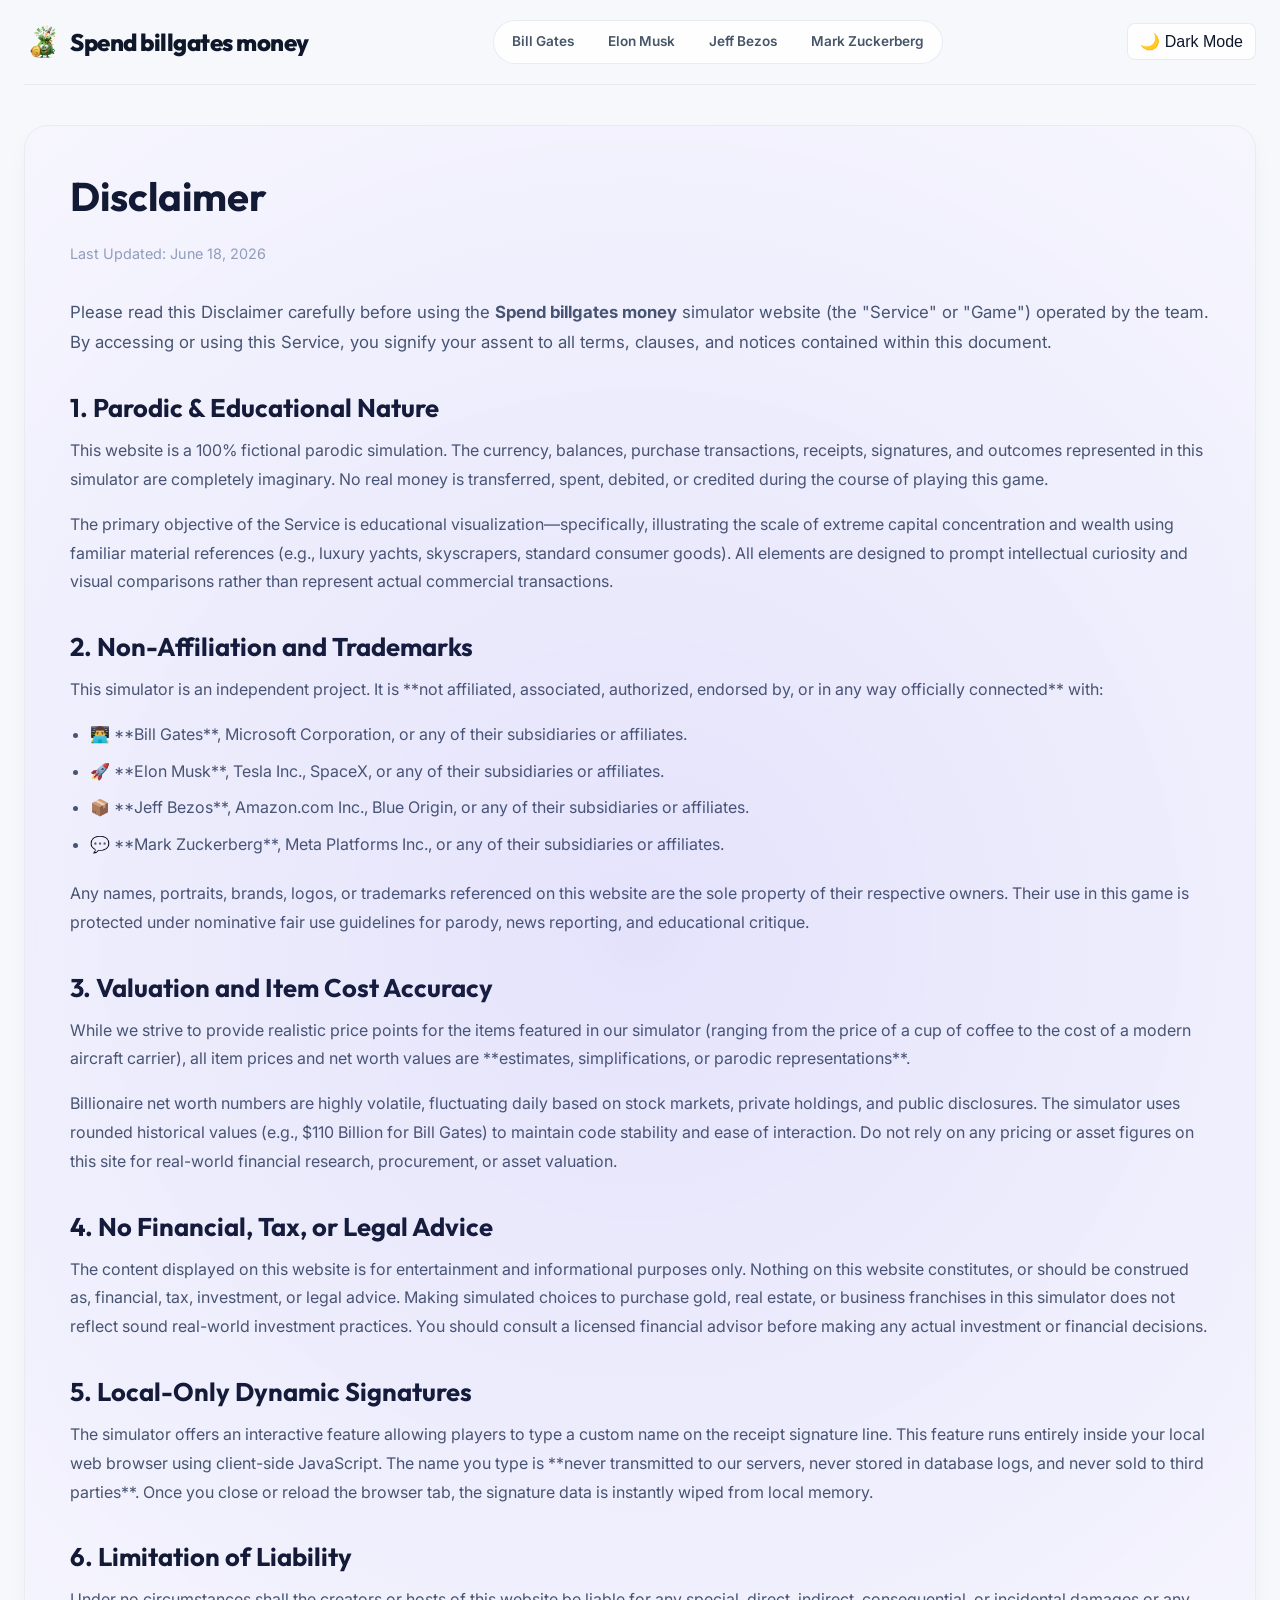
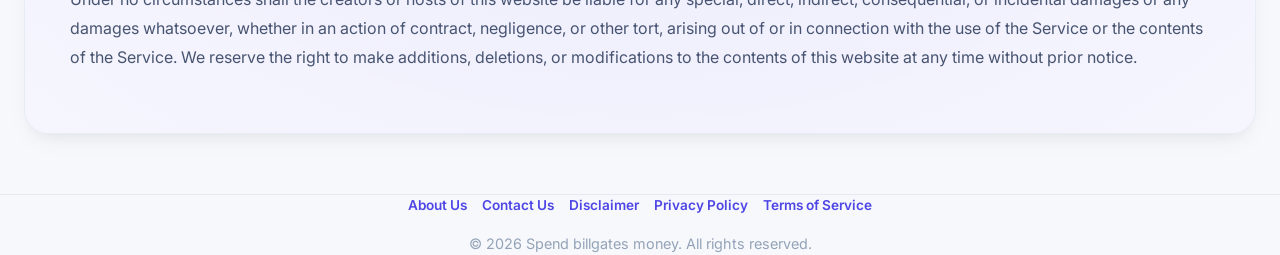
<file: disclaimer.html>
<!DOCTYPE html>
<html lang="en" data-theme="light">
<head>
  <meta charset="UTF-8">
  <meta name="viewport" content="width=device-width, initial-scale=1.0">
  <link rel="icon" type="image/png" href="images/favicon.png">
  
  <!-- SEO Meta Tags -->
  <title>Disclaimer - Spend billgates money Simulator</title>
  <meta name="description" content="Read the official disclaimer for the Spend billgates money simulator. Understand our parodic nature, informational limits, and trademarks.">
  <link rel="canonical" href="https://spendbillgates-money.github.io/disclaimer">
  
  <link rel="stylesheet" href="css/style.css">
</head>
<body>

  <!-- Navigation -->
  <header class="container">
    <nav class="header-nav" style="display: flex; justify-content: space-between; align-items: center; flex-wrap: wrap; gap: 15px; padding: 20px 0;">
      <a href="./" class="logo" style="text-decoration: none; color: inherit; display: flex; align-items: center; gap: 8px;">
        <img src="images/logo.png" alt="Silly Money Logo" class="logo-image"> Spend billgates money
      </a>
      
      <div class="nav-links-capsule">
        <a href="./" class="nav-link-item" id="nav-bill-gates">Bill Gates</a>
        <a href="spend-elon-musk-money" class="nav-link-item" id="nav-elon-musk">Elon Musk</a>
        <a href="spend-jeff-bezos-money" class="nav-link-item" id="nav-jeff-bezos">Jeff Bezos</a>
        <a href="spend-mark-zuckerberg-money" class="nav-link-item" id="nav-mark-zuckerberg">Mark Zuckerberg</a>
      </div>

      <div class="nav-actions">
        <button id="theme-toggle" class="theme-toggle">🌙 Dark Mode</button>
      </div>
    </nav>
  </header>

  <!-- Content Section -->
  <main class="container" style="margin-top: 40px; margin-bottom: 60px; text-align: left;">
    <section class="hero-card" style="text-align: left; padding: 45px; margin-bottom: 45px; line-height: 1.8;">
      <h1 style="font-size: 2.5rem; margin-bottom: 20px; font-family: 'Outfit', sans-serif;">Disclaimer</h1>
      <p style="color: var(--text-muted); font-size: 0.9rem; margin-bottom: 30px;">Last Updated: June 18, 2026</p>
      
      <p style="color: var(--text-secondary); margin-bottom: 20px; font-size: 1.05rem;">
        Please read this Disclaimer carefully before using the <strong>Spend billgates money</strong> simulator website (the "Service" or "Game") operated by the team. By accessing or using this Service, you signify your assent to all terms, clauses, and notices contained within this document.
      </p>

      <h2 style="font-size: 1.6rem; margin-top: 35px; margin-bottom: 12px; font-family: 'Outfit', sans-serif;">1. Parodic & Educational Nature</h2>
      <p style="color: var(--text-secondary); margin-bottom: 16px;">
        This website is a 100% fictional parodic simulation. The currency, balances, purchase transactions, receipts, signatures, and outcomes represented in this simulator are completely imaginary. No real money is transferred, spent, debited, or credited during the course of playing this game.
      </p>
      <p style="color: var(--text-secondary); margin-bottom: 16px;">
        The primary objective of the Service is educational visualization—specifically, illustrating the scale of extreme capital concentration and wealth using familiar material references (e.g., luxury yachts, skyscrapers, standard consumer goods). All elements are designed to prompt intellectual curiosity and visual comparisons rather than represent actual commercial transactions.
      </p>

      <h2 style="font-size: 1.6rem; margin-top: 35px; margin-bottom: 12px; font-family: 'Outfit', sans-serif;">2. Non-Affiliation and Trademarks</h2>
      <p style="color: var(--text-secondary); margin-bottom: 16px;">
        This simulator is an independent project. It is **not affiliated, associated, authorized, endorsed by, or in any way officially connected** with:
      </p>
      <ul style="color: var(--text-secondary); margin-left: 20px; margin-bottom: 20px; display: flex; flex-direction: column; gap: 8px;">
        <li>👨‍💻 **Bill Gates**, Microsoft Corporation, or any of their subsidiaries or affiliates.</li>
        <li>🚀 **Elon Musk**, Tesla Inc., SpaceX, or any of their subsidiaries or affiliates.</li>
        <li>📦 **Jeff Bezos**, Amazon.com Inc., Blue Origin, or any of their subsidiaries or affiliates.</li>
        <li>💬 **Mark Zuckerberg**, Meta Platforms Inc., or any of their subsidiaries or affiliates.</li>
      </ul>
      <p style="color: var(--text-secondary); margin-bottom: 16px;">
        Any names, portraits, brands, logos, or trademarks referenced on this website are the sole property of their respective owners. Their use in this game is protected under nominative fair use guidelines for parody, news reporting, and educational critique.
      </p>

      <h2 style="font-size: 1.6rem; margin-top: 35px; margin-bottom: 12px; font-family: 'Outfit', sans-serif;">3. Valuation and Item Cost Accuracy</h2>
      <p style="color: var(--text-secondary); margin-bottom: 16px;">
        While we strive to provide realistic price points for the items featured in our simulator (ranging from the price of a cup of coffee to the cost of a modern aircraft carrier), all item prices and net worth values are **estimates, simplifications, or parodic representations**. 
      </p>
      <p style="color: var(--text-secondary); margin-bottom: 16px;">
        Billionaire net worth numbers are highly volatile, fluctuating daily based on stock markets, private holdings, and public disclosures. The simulator uses rounded historical values (e.g., $110 Billion for Bill Gates) to maintain code stability and ease of interaction. Do not rely on any pricing or asset figures on this site for real-world financial research, procurement, or asset valuation.
      </p>

      <h2 style="font-size: 1.6rem; margin-top: 35px; margin-bottom: 12px; font-family: 'Outfit', sans-serif;">4. No Financial, Tax, or Legal Advice</h2>
      <p style="color: var(--text-secondary); margin-bottom: 16px;">
        The content displayed on this website is for entertainment and informational purposes only. Nothing on this website constitutes, or should be construed as, financial, tax, investment, or legal advice. Making simulated choices to purchase gold, real estate, or business franchises in this simulator does not reflect sound real-world investment practices. You should consult a licensed financial advisor before making any actual investment or financial decisions.
      </p>

      <h2 style="font-size: 1.6rem; margin-top: 35px; margin-bottom: 12px; font-family: 'Outfit', sans-serif;">5. Local-Only Dynamic Signatures</h2>
      <p style="color: var(--text-secondary); margin-bottom: 16px;">
        The simulator offers an interactive feature allowing players to type a custom name on the receipt signature line. This feature runs entirely inside your local web browser using client-side JavaScript. The name you type is **never transmitted to our servers, never stored in database logs, and never sold to third parties**. Once you close or reload the browser tab, the signature data is instantly wiped from local memory.
      </p>

      <h2 style="font-size: 1.6rem; margin-top: 35px; margin-bottom: 12px; font-family: 'Outfit', sans-serif;">6. Limitation of Liability</h2>
      <p style="color: var(--text-secondary); margin-bottom: 16px;">
        Under no circumstances shall the creators or hosts of this website be liable for any special, direct, indirect, consequential, or incidental damages or any damages whatsoever, whether in an action of contract, negligence, or other tort, arising out of or in connection with the use of the Service or the contents of the Service. We reserve the right to make additions, deletions, or modifications to the contents of this website at any time without prior notice.
      </p>
    </section>
  </main>

  <!-- Footer -->
  <footer class="container">
    <div style="display: flex; justify-content: center; gap: 15px; margin-bottom: 15px; font-size: 0.85rem; flex-wrap: wrap;">
      <a href="about" style="font-weight: 600;">About Us</a>
      <a href="contact" style="font-weight: 600;">Contact Us</a>
      <a href="disclaimer" style="font-weight: 600;">Disclaimer</a>
      <a href="privacy-policy" style="font-weight: 600;">Privacy Policy</a>
      <a href="terms-of-service" style="font-weight: 600;">Terms of Service</a>
    </div>
    <p>&copy; 2026 Spend billgates money. All rights reserved.</p>
  </footer>

  <script>
    // Theme Toggle Logic
    const themeBtn = document.getElementById('theme-toggle');
    function initTheme() {
      const savedTheme = localStorage.getItem('theme') || (window.matchMedia('(prefers-color-scheme: dark)').matches ? 'dark' : 'light');
      document.documentElement.setAttribute('data-theme', savedTheme);
      if (themeBtn) themeBtn.innerHTML = savedTheme === 'dark' ? '☀️ Light Mode' : '🌙 Dark Mode';
    }
    if (themeBtn) {
      themeBtn.addEventListener('click', () => {
        const currentTheme = document.documentElement.getAttribute('data-theme');
        const newTheme = currentTheme === 'dark' ? 'light' : 'dark';
        document.documentElement.setAttribute('data-theme', newTheme);
        localStorage.setItem('theme', newTheme);
        themeBtn.innerHTML = newTheme === 'dark' ? '☀️ Light Mode' : '🌙 Dark Mode';
      });
    }
    initTheme();
  </script>
</body>
</html>
</file>
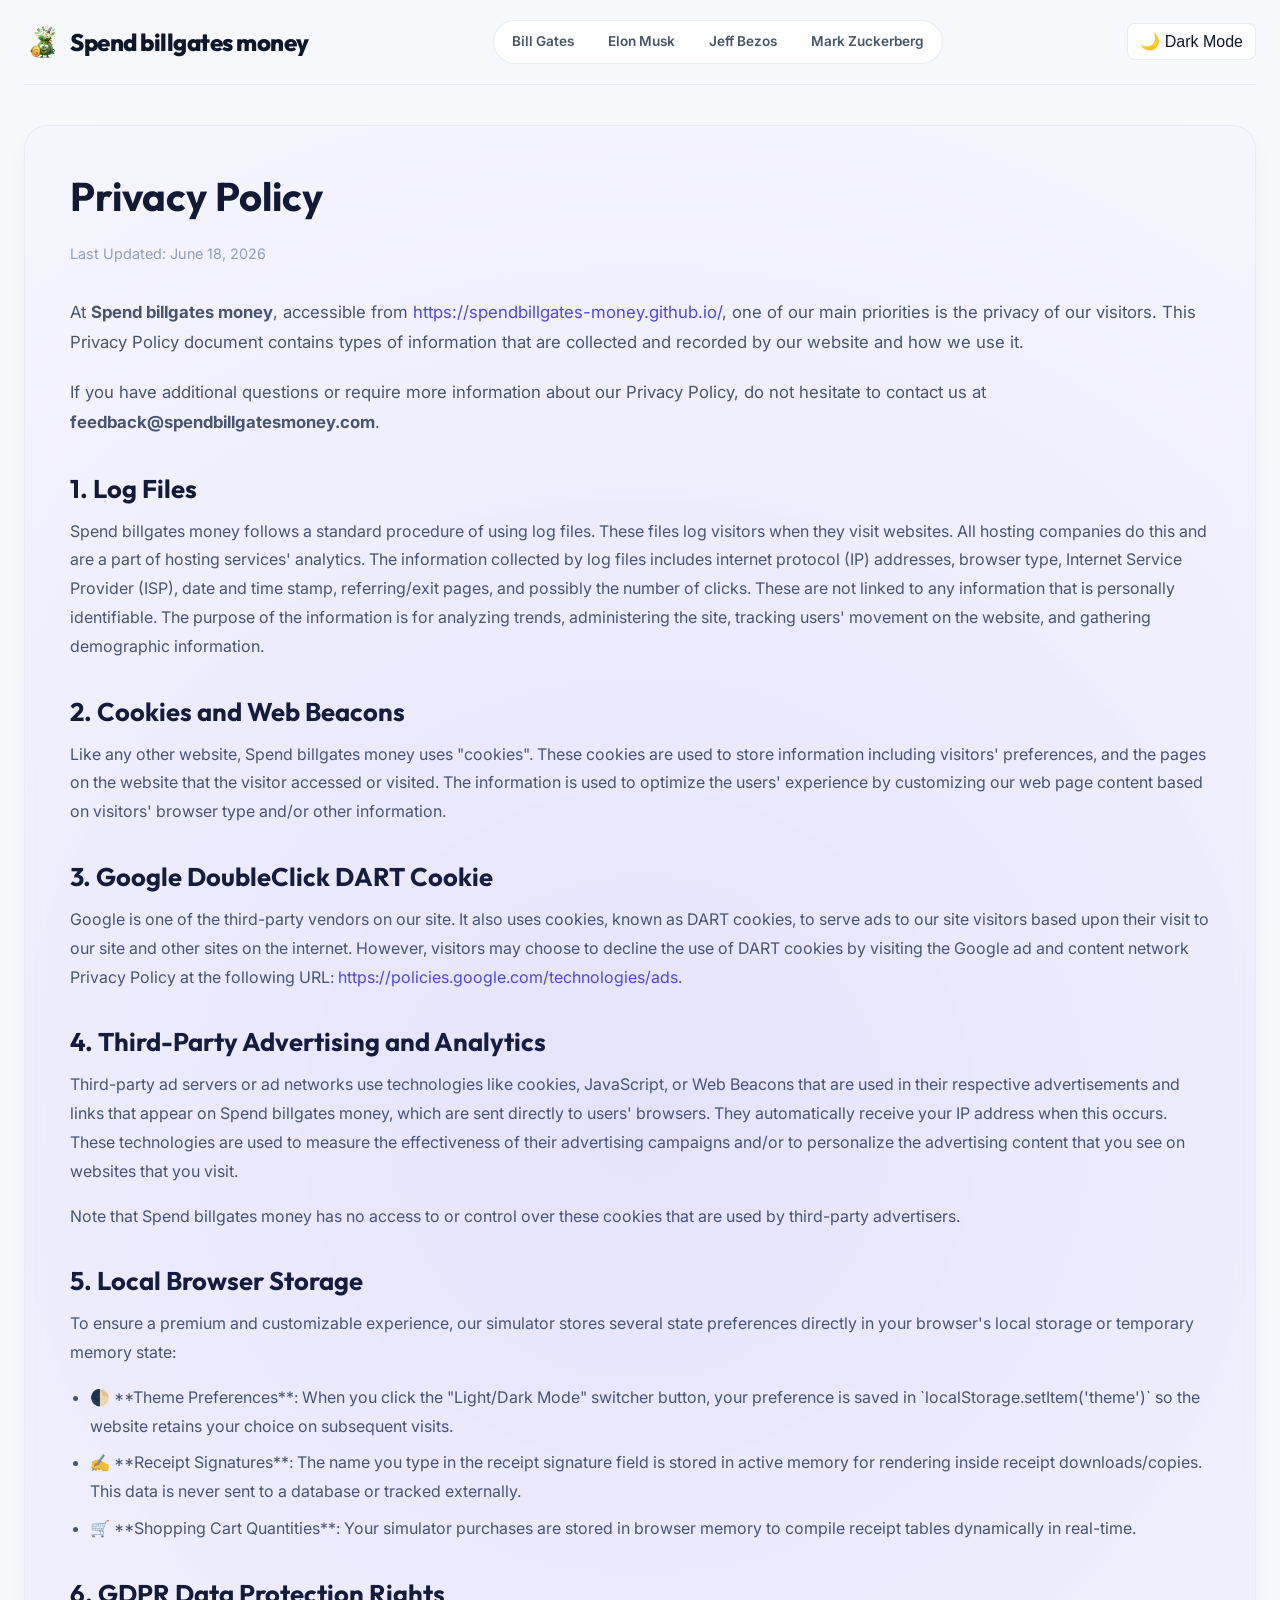
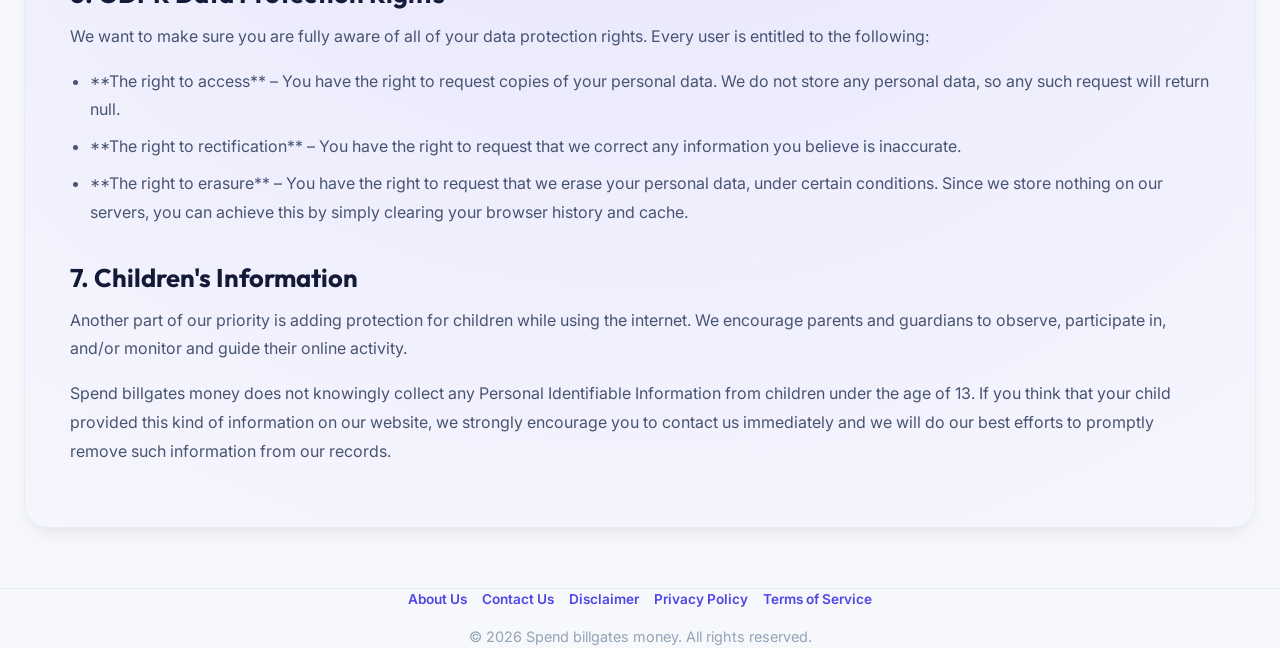
<file: privacy-policy.html>
<!DOCTYPE html>
<html lang="en" data-theme="light">
<head>
  <meta charset="UTF-8">
  <meta name="viewport" content="width=device-width, initial-scale=1.0">
  <link rel="icon" type="image/png" href="images/favicon.png">
  
  <!-- SEO Meta Tags -->
  <title>Privacy Policy - Spend billgates money Simulator</title>
  <meta name="description" content="Official privacy policy for the Spend billgates money simulator. Learn how we handle your browser data, local storage states, and third-party services.">
  <link rel="canonical" href="https://spendbillgates-money.github.io/privacy-policy">
  
  <link rel="stylesheet" href="css/style.css">
</head>
<body>

  <!-- Navigation -->
  <header class="container">
    <nav class="header-nav" style="display: flex; justify-content: space-between; align-items: center; flex-wrap: wrap; gap: 15px; padding: 20px 0;">
      <a href="./" class="logo" style="text-decoration: none; color: inherit; display: flex; align-items: center; gap: 8px;">
        <img src="images/logo.png" alt="Silly Money Logo" class="logo-image"> Spend billgates money
      </a>
      
      <div class="nav-links-capsule">
        <a href="./" class="nav-link-item" id="nav-bill-gates">Bill Gates</a>
        <a href="spend-elon-musk-money" class="nav-link-item" id="nav-elon-musk">Elon Musk</a>
        <a href="spend-jeff-bezos-money" class="nav-link-item" id="nav-jeff-bezos">Jeff Bezos</a>
        <a href="spend-mark-zuckerberg-money" class="nav-link-item" id="nav-mark-zuckerberg">Mark Zuckerberg</a>
      </div>

      <div class="nav-actions">
        <button id="theme-toggle" class="theme-toggle">🌙 Dark Mode</button>
      </div>
    </nav>
  </header>

  <!-- Content Section -->
  <main class="container" style="margin-top: 40px; margin-bottom: 60px; text-align: left;">
    <section class="hero-card" style="text-align: left; padding: 45px; margin-bottom: 45px; line-height: 1.8;">
      <h1 style="font-size: 2.5rem; margin-bottom: 20px; font-family: 'Outfit', sans-serif;">Privacy Policy</h1>
      <p style="color: var(--text-muted); font-size: 0.9rem; margin-bottom: 30px;">Last Updated: June 18, 2026</p>
      
      <p style="color: var(--text-secondary); margin-bottom: 20px; font-size: 1.05rem;">
        At <strong>Spend billgates money</strong>, accessible from <a href="https://spendbillgates-money.github.io/">https://spendbillgates-money.github.io/</a>, one of our main priorities is the privacy of our visitors. This Privacy Policy document contains types of information that are collected and recorded by our website and how we use it.
      </p>
      <p style="color: var(--text-secondary); margin-bottom: 20px; font-size: 1.05rem;">
        If you have additional questions or require more information about our Privacy Policy, do not hesitate to contact us at <strong>feedback@spendbillgatesmoney.com</strong>.
      </p>

      <h2 style="font-size: 1.6rem; margin-top: 35px; margin-bottom: 12px; font-family: 'Outfit', sans-serif;">1. Log Files</h2>
      <p style="color: var(--text-secondary); margin-bottom: 16px;">
        Spend billgates money follows a standard procedure of using log files. These files log visitors when they visit websites. All hosting companies do this and are a part of hosting services' analytics. The information collected by log files includes internet protocol (IP) addresses, browser type, Internet Service Provider (ISP), date and time stamp, referring/exit pages, and possibly the number of clicks. These are not linked to any information that is personally identifiable. The purpose of the information is for analyzing trends, administering the site, tracking users' movement on the website, and gathering demographic information.
      </p>

      <h2 style="font-size: 1.6rem; margin-top: 35px; margin-bottom: 12px; font-family: 'Outfit', sans-serif;">2. Cookies and Web Beacons</h2>
      <p style="color: var(--text-secondary); margin-bottom: 16px;">
        Like any other website, Spend billgates money uses "cookies". These cookies are used to store information including visitors' preferences, and the pages on the website that the visitor accessed or visited. The information is used to optimize the users' experience by customizing our web page content based on visitors' browser type and/or other information.
      </p>

      <h2 style="font-size: 1.6rem; margin-top: 35px; margin-bottom: 12px; font-family: 'Outfit', sans-serif;">3. Google DoubleClick DART Cookie</h2>
      <p style="color: var(--text-secondary); margin-bottom: 16px;">
        Google is one of the third-party vendors on our site. It also uses cookies, known as DART cookies, to serve ads to our site visitors based upon their visit to our site and other sites on the internet. However, visitors may choose to decline the use of DART cookies by visiting the Google ad and content network Privacy Policy at the following URL: <a href="https://policies.google.com/technologies/ads" target="_blank" rel="noopener">https://policies.google.com/technologies/ads</a>.
      </p>

      <h2 style="font-size: 1.6rem; margin-top: 35px; margin-bottom: 12px; font-family: 'Outfit', sans-serif;">4. Third-Party Advertising and Analytics</h2>
      <p style="color: var(--text-secondary); margin-bottom: 16px;">
        Third-party ad servers or ad networks use technologies like cookies, JavaScript, or Web Beacons that are used in their respective advertisements and links that appear on Spend billgates money, which are sent directly to users' browsers. They automatically receive your IP address when this occurs. These technologies are used to measure the effectiveness of their advertising campaigns and/or to personalize the advertising content that you see on websites that you visit.
      </p>
      <p style="color: var(--text-secondary); margin-bottom: 16px;">
        Note that Spend billgates money has no access to or control over these cookies that are used by third-party advertisers.
      </p>

      <h2 style="font-size: 1.6rem; margin-top: 35px; margin-bottom: 12px; font-family: 'Outfit', sans-serif;">5. Local Browser Storage</h2>
      <p style="color: var(--text-secondary); margin-bottom: 16px;">
        To ensure a premium and customizable experience, our simulator stores several state preferences directly in your browser's local storage or temporary memory state:
      </p>
      <ul style="color: var(--text-secondary); margin-left: 20px; margin-bottom: 20px; display: flex; flex-direction: column; gap: 8px;">
        <li>🌓 **Theme Preferences**: When you click the "Light/Dark Mode" switcher button, your preference is saved in `localStorage.setItem('theme')` so the website retains your choice on subsequent visits.</li>
        <li>✍️ **Receipt Signatures**: The name you type in the receipt signature field is stored in active memory for rendering inside receipt downloads/copies. This data is never sent to a database or tracked externally.</li>
        <li>🛒 **Shopping Cart Quantities**: Your simulator purchases are stored in browser memory to compile receipt tables dynamically in real-time.</li>
      </ul>

      <h2 style="font-size: 1.6rem; margin-top: 35px; margin-bottom: 12px; font-family: 'Outfit', sans-serif;">6. GDPR Data Protection Rights</h2>
      <p style="color: var(--text-secondary); margin-bottom: 16px;">
        We want to make sure you are fully aware of all of your data protection rights. Every user is entitled to the following:
      </p>
      <ul style="color: var(--text-secondary); margin-left: 20px; margin-bottom: 20px; display: flex; flex-direction: column; gap: 8px;">
        <li>**The right to access** – You have the right to request copies of your personal data. We do not store any personal data, so any such request will return null.</li>
        <li>**The right to rectification** – You have the right to request that we correct any information you believe is inaccurate.</li>
        <li>**The right to erasure** – You have the right to request that we erase your personal data, under certain conditions. Since we store nothing on our servers, you can achieve this by simply clearing your browser history and cache.</li>
      </ul>

      <h2 style="font-size: 1.6rem; margin-top: 35px; margin-bottom: 12px; font-family: 'Outfit', sans-serif;">7. Children's Information</h2>
      <p style="color: var(--text-secondary); margin-bottom: 16px;">
        Another part of our priority is adding protection for children while using the internet. We encourage parents and guardians to observe, participate in, and/or monitor and guide their online activity.
      </p>
      <p style="color: var(--text-secondary); margin-bottom: 16px;">
        Spend billgates money does not knowingly collect any Personal Identifiable Information from children under the age of 13. If you think that your child provided this kind of information on our website, we strongly encourage you to contact us immediately and we will do our best efforts to promptly remove such information from our records.
      </p>
    </section>
  </main>

  <!-- Footer -->
  <footer class="container">
    <div style="display: flex; justify-content: center; gap: 15px; margin-bottom: 15px; font-size: 0.85rem; flex-wrap: wrap;">
      <a href="about" style="font-weight: 600;">About Us</a>
      <a href="contact" style="font-weight: 600;">Contact Us</a>
      <a href="disclaimer" style="font-weight: 600;">Disclaimer</a>
      <a href="privacy-policy" style="font-weight: 600;">Privacy Policy</a>
      <a href="terms-of-service" style="font-weight: 600;">Terms of Service</a>
    </div>
    <p>&copy; 2026 Spend billgates money. All rights reserved.</p>
  </footer>

  <script>
    // Theme Toggle Logic
    const themeBtn = document.getElementById('theme-toggle');
    function initTheme() {
      const savedTheme = localStorage.getItem('theme') || (window.matchMedia('(prefers-color-scheme: dark)').matches ? 'dark' : 'light');
      document.documentElement.setAttribute('data-theme', savedTheme);
      if (themeBtn) themeBtn.innerHTML = savedTheme === 'dark' ? '☀️ Light Mode' : '🌙 Dark Mode';
    }
    if (themeBtn) {
      themeBtn.addEventListener('click', () => {
        const currentTheme = document.documentElement.getAttribute('data-theme');
        const newTheme = currentTheme === 'dark' ? 'light' : 'dark';
        document.documentElement.setAttribute('data-theme', newTheme);
        localStorage.setItem('theme', newTheme);
        themeBtn.innerHTML = newTheme === 'dark' ? '☀️ Light Mode' : '🌙 Dark Mode';
      });
    }
    initTheme();
  </script>
</body>
</html>
</file>
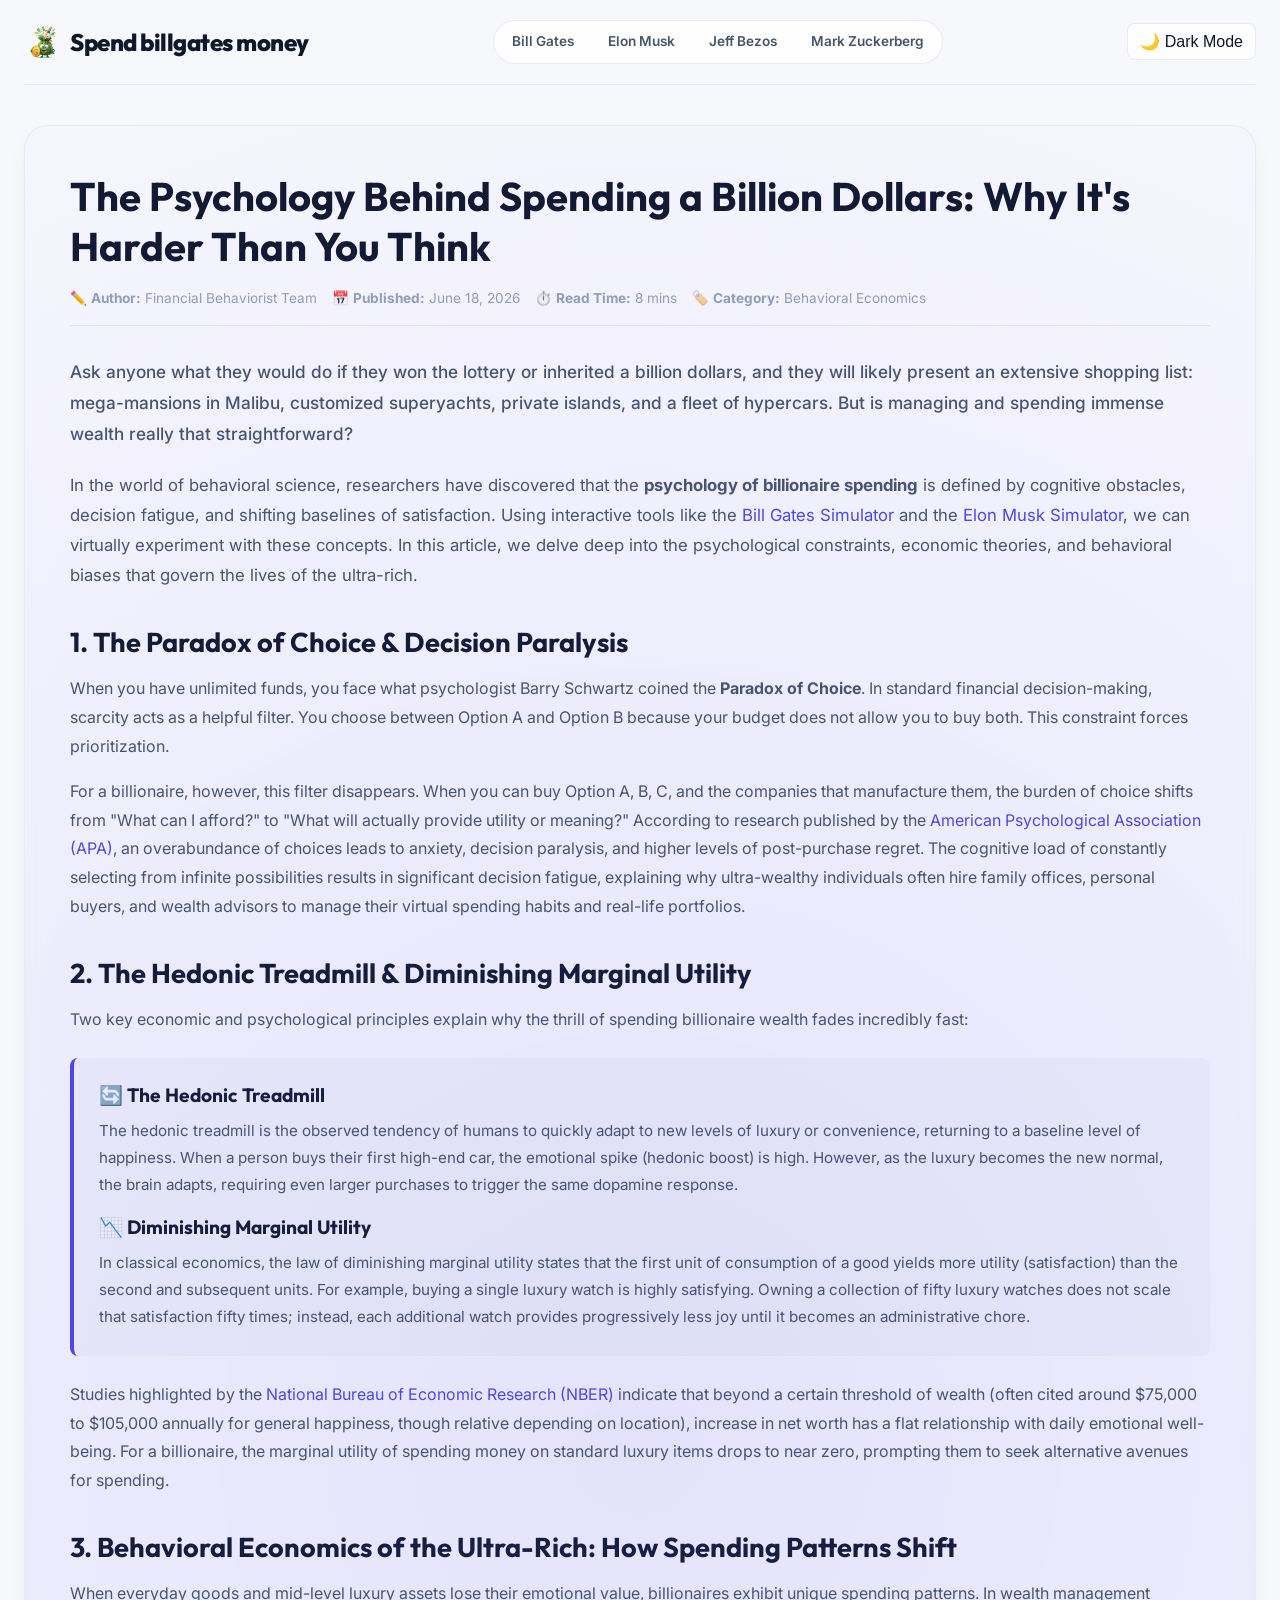
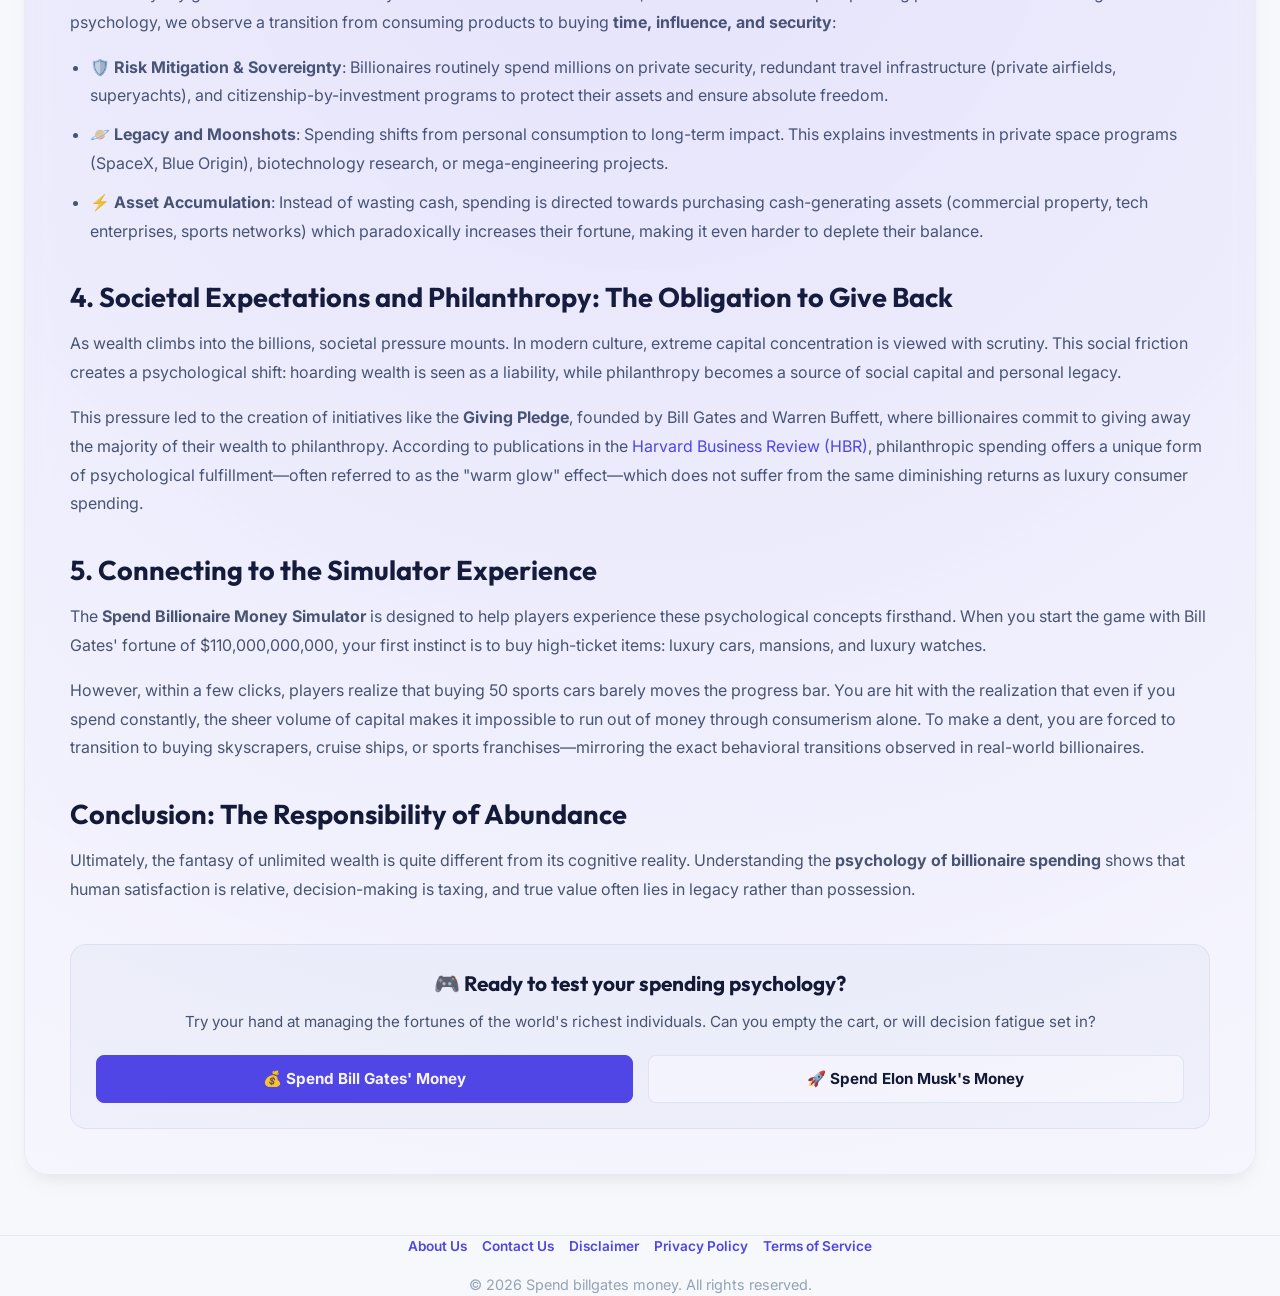
<file: psychology-of-spending.html>
<!DOCTYPE html>
<html lang="en" data-theme="light">
<head>
  <meta charset="UTF-8">
  <meta name="viewport" content="width=device-width, initial-scale=1.0">
  <link rel="icon" type="image/png" href="images/favicon.png">
  
  <!-- SEO Meta Tags -->
  <title>The Psychology of Billionaire Spending: Paradox of Choice & Wealth - Simulator Article</title>
  <meta name="description" content="Explore the behavioral economics and psychology of billionaire spending. Understand the hedonic treadmill, decision paralysis, and the cognitive load of extreme wealth.">
  <meta name="keywords" content="psychology of billionaire spending, wealth management psychology, behavioral economics billionaires, financial decision-making, impact of extreme wealth, virtual spending habits">
  <link rel="canonical" href="https://spendbillgates-money.github.io/psychology-of-spending">
  
  <link rel="stylesheet" href="css/style.css">
</head>
<body>

  <!-- Navigation -->
  <header class="container">
    <nav class="header-nav" style="display: flex; justify-content: space-between; align-items: center; flex-wrap: wrap; gap: 15px; padding: 20px 0;">
      <a href="./" class="logo" style="text-decoration: none; color: inherit; display: flex; align-items: center; gap: 8px;">
        <img src="images/logo.png" alt="Silly Money Logo" class="logo-image"> Spend billgates money
      </a>
      
      <div class="nav-links-capsule">
        <a href="./" class="nav-link-item" id="nav-bill-gates">Bill Gates</a>
        <a href="spend-elon-musk-money" class="nav-link-item" id="nav-elon-musk">Elon Musk</a>
        <a href="spend-jeff-bezos-money" class="nav-link-item" id="nav-jeff-bezos">Jeff Bezos</a>
        <a href="spend-mark-zuckerberg-money" class="nav-link-item" id="nav-mark-zuckerberg">Mark Zuckerberg</a>
      </div>

      <div class="nav-actions">
        <button id="theme-toggle" class="theme-toggle">🌙 Dark Mode</button>
      </div>
    </nav>
  </header>

  <!-- Content Section -->
  <main class="container" style="margin-top: 40px; margin-bottom: 60px; text-align: left;">
    <section class="hero-card" style="text-align: left; padding: 45px; margin-bottom: 45px; line-height: 1.8;">
      <h1 style="font-size: 2.5rem; margin-bottom: 15px; font-family: 'Outfit', sans-serif;">The Psychology Behind Spending a Billion Dollars: Why It's Harder Than You Think</h1>
      
      <div style="display: flex; gap: 15px; font-size: 0.85rem; color: var(--text-muted); margin-bottom: 30px; flex-wrap: wrap; border-bottom: 1px solid var(--panel-border); padding-bottom: 15px;">
        <span>✏️ <strong>Author:</strong> Financial Behaviorist Team</span>
        <span>📅 <strong>Published:</strong> June 18, 2026</span>
        <span>⏱️ <strong>Read Time:</strong> 8 mins</span>
        <span>🏷️ <strong>Category:</strong> Behavioral Economics</span>
      </div>

      <p style="color: var(--text-secondary); margin-bottom: 20px; font-size: 1.08rem; font-weight: 500;">
        Ask anyone what they would do if they won the lottery or inherited a billion dollars, and they will likely present an extensive shopping list: mega-mansions in Malibu, customized superyachts, private islands, and a fleet of hypercars. But is managing and spending immense wealth really that straightforward? 
      </p>
      
      <p style="color: var(--text-secondary); margin-bottom: 20px; font-size: 1.05rem;">
        In the world of behavioral science, researchers have discovered that the <strong>psychology of billionaire spending</strong> is defined by cognitive obstacles, decision fatigue, and shifting baselines of satisfaction. Using interactive tools like the <a href="./">Bill Gates Simulator</a> and the <a href="spend-elon-musk-money">Elon Musk Simulator</a>, we can virtually experiment with these concepts. In this article, we delve deep into the psychological constraints, economic theories, and behavioral biases that govern the lives of the ultra-rich.
      </p>

      <h2 style="font-size: 1.7rem; margin-top: 35px; margin-bottom: 15px; font-family: 'Outfit', sans-serif;">1. The Paradox of Choice & Decision Paralysis</h2>
      <p style="color: var(--text-secondary); margin-bottom: 16px;">
        When you have unlimited funds, you face what psychologist Barry Schwartz coined the <strong>Paradox of Choice</strong>. In standard financial decision-making, scarcity acts as a helpful filter. You choose between Option A and Option B because your budget does not allow you to buy both. This constraint forces prioritization.
      </p>
      <p style="color: var(--text-secondary); margin-bottom: 16px;">
        For a billionaire, however, this filter disappears. When you can buy Option A, B, C, and the companies that manufacture them, the burden of choice shifts from "What can I afford?" to "What will actually provide utility or meaning?" According to research published by the <a href="https://www.apa.org/" target="_blank" rel="noopener">American Psychological Association (APA)</a>, an overabundance of choices leads to anxiety, decision paralysis, and higher levels of post-purchase regret. The cognitive load of constantly selecting from infinite possibilities results in significant decision fatigue, explaining why ultra-wealthy individuals often hire family offices, personal buyers, and wealth advisors to manage their virtual spending habits and real-life portfolios.
      </p>

      <h2 style="font-size: 1.7rem; margin-top: 35px; margin-bottom: 15px; font-family: 'Outfit', sans-serif;">2. The Hedonic Treadmill & Diminishing Marginal Utility</h2>
      <p style="color: var(--text-secondary); margin-bottom: 16px;">
        Two key economic and psychological principles explain why the thrill of spending billionaire wealth fades incredibly fast:
      </p>
      
      <div style="background: var(--bg-color); border-left: 4px solid var(--accent-color); padding: 25px; margin: 24px 0; border-radius: var(--radius-sm);">
        <h3 style="font-size: 1.2rem; margin-bottom: 10px; font-family: 'Outfit', sans-serif;">🔄 The Hedonic Treadmill</h3>
        <p style="color: var(--text-secondary); margin-bottom: 16px; font-size: 0.95rem;">
          The hedonic treadmill is the observed tendency of humans to quickly adapt to new levels of luxury or convenience, returning to a baseline level of happiness. When a person buys their first high-end car, the emotional spike (hedonic boost) is high. However, as the luxury becomes the new normal, the brain adapts, requiring even larger purchases to trigger the same dopamine response.
        </p>
        
        <h3 style="font-size: 1.2rem; margin-bottom: 10px; font-family: 'Outfit', sans-serif;">📉 Diminishing Marginal Utility</h3>
        <p style="color: var(--text-secondary); font-size: 0.95rem; margin-bottom: 0;">
          In classical economics, the law of diminishing marginal utility states that the first unit of consumption of a good yields more utility (satisfaction) than the second and subsequent units. For example, buying a single luxury watch is highly satisfying. Owning a collection of fifty luxury watches does not scale that satisfaction fifty times; instead, each additional watch provides progressively less joy until it becomes an administrative chore.
        </p>
      </div>

      <p style="color: var(--text-secondary); margin-bottom: 16px;">
        Studies highlighted by the <a href="https://www.nber.org/" target="_blank" rel="noopener">National Bureau of Economic Research (NBER)</a> indicate that beyond a certain threshold of wealth (often cited around $75,000 to $105,000 annually for general happiness, though relative depending on location), increase in net worth has a flat relationship with daily emotional well-being. For a billionaire, the marginal utility of spending money on standard luxury items drops to near zero, prompting them to seek alternative avenues for spending.
      </p>

      <h2 style="font-size: 1.7rem; margin-top: 35px; margin-bottom: 15px; font-family: 'Outfit', sans-serif;">3. Behavioral Economics of the Ultra-Rich: How Spending Patterns Shift</h2>
      <p style="color: var(--text-secondary); margin-bottom: 16px;">
        When everyday goods and mid-level luxury assets lose their emotional value, billionaires exhibit unique spending patterns. In wealth management psychology, we observe a transition from consuming products to buying <strong>time, influence, and security</strong>:
      </p>
      <ul style="color: var(--text-secondary); margin-left: 20px; margin-bottom: 24px; display: flex; flex-direction: column; gap: 10px;">
        <li>🛡️ <strong>Risk Mitigation & Sovereignty</strong>: Billionaires routinely spend millions on private security, redundant travel infrastructure (private airfields, superyachts), and citizenship-by-investment programs to protect their assets and ensure absolute freedom.</li>
        <li>🪐 <strong>Legacy and Moonshots</strong>: Spending shifts from personal consumption to long-term impact. This explains investments in private space programs (SpaceX, Blue Origin), biotechnology research, or mega-engineering projects.</li>
        <li>⚡ <strong>Asset Accumulation</strong>: Instead of wasting cash, spending is directed towards purchasing cash-generating assets (commercial property, tech enterprises, sports networks) which paradoxically increases their fortune, making it even harder to deplete their balance.</li>
      </ul>

      <h2 style="font-size: 1.7rem; margin-top: 35px; margin-bottom: 15px; font-family: 'Outfit', sans-serif;">4. Societal Expectations and Philanthropy: The Obligation to Give Back</h2>
      <p style="color: var(--text-secondary); margin-bottom: 16px;">
        As wealth climbs into the billions, societal pressure mounts. In modern culture, extreme capital concentration is viewed with scrutiny. This social friction creates a psychological shift: hoarding wealth is seen as a liability, while philanthropy becomes a source of social capital and personal legacy.
      </p>
      <p style="color: var(--text-secondary); margin-bottom: 16px;">
        This pressure led to the creation of initiatives like the <strong>Giving Pledge</strong>, founded by Bill Gates and Warren Buffett, where billionaires commit to giving away the majority of their wealth to philanthropy. According to publications in the <a href="https://hbr.org/" target="_blank" rel="noopener">Harvard Business Review (HBR)</a>, philanthropic spending offers a unique form of psychological fulfillment—often referred to as the "warm glow" effect—which does not suffer from the same diminishing returns as luxury consumer spending.
      </p>

      <h2 style="font-size: 1.7rem; margin-top: 35px; margin-bottom: 15px; font-family: 'Outfit', sans-serif;">5. Connecting to the Simulator Experience</h2>
      <p style="color: var(--text-secondary); margin-bottom: 16px;">
        The <strong>Spend Billionaire Money Simulator</strong> is designed to help players experience these psychological concepts firsthand. When you start the game with Bill Gates' fortune of $110,000,000,000, your first instinct is to buy high-ticket items: luxury cars, mansions, and luxury watches. 
      </p>
      <p style="color: var(--text-secondary); margin-bottom: 16px;">
        However, within a few clicks, players realize that buying 50 sports cars barely moves the progress bar. You are hit with the realization that even if you spend constantly, the sheer volume of capital makes it impossible to run out of money through consumerism alone. To make a dent, you are forced to transition to buying skyscrapers, cruise ships, or sports franchises—mirroring the exact behavioral transitions observed in real-world billionaires.
      </p>

      <h2 style="font-size: 1.7rem; margin-top: 35px; margin-bottom: 15px; font-family: 'Outfit', sans-serif;">Conclusion: The Responsibility of Abundance</h2>
      <p style="color: var(--text-secondary); margin-bottom: 20px;">
        Ultimately, the fantasy of unlimited wealth is quite different from its cognitive reality. Understanding the <strong>psychology of billionaire spending</strong> shows that human satisfaction is relative, decision-making is taxing, and true value often lies in legacy rather than possession.
      </p>
      
      <div style="text-align: center; margin-top: 40px; padding: 25px; background: var(--bg-color); border: 1px solid var(--panel-border); border-radius: var(--radius-md);">
        <h3 style="font-size: 1.3rem; margin-bottom: 12px; font-family: 'Outfit', sans-serif;">🎮 Ready to test your spending psychology?</h3>
        <p style="color: var(--text-secondary); margin-bottom: 20px; font-size: 0.95rem;">
          Try your hand at managing the fortunes of the world's richest individuals. Can you empty the cart, or will decision fatigue set in?
        </p>
        <div style="display: flex; gap: 15px; justify-content: center; flex-wrap: wrap;">
          <a href="./" class="receipt-btn primary" style="padding: 10px 24px; text-decoration: none; border-radius: var(--radius-sm); font-weight: 700; color: white;">💰 Spend Bill Gates' Money</a>
          <a href="spend-elon-musk-money" class="receipt-btn" style="padding: 10px 24px; text-decoration: none; border-radius: var(--radius-sm); font-weight: 700; background-color: var(--panel-bg); color: var(--text-primary); border: 1px solid var(--panel-border);">🚀 Spend Elon Musk's Money</a>
        </div>
      </div>
    </section>
  </main>

  <!-- Footer -->
  <footer class="container">
    <div style="display: flex; justify-content: center; gap: 15px; margin-bottom: 15px; font-size: 0.85rem; flex-wrap: wrap;">
      <a href="about" style="font-weight: 600;">About Us</a>
      <a href="contact" style="font-weight: 600;">Contact Us</a>
      <a href="disclaimer" style="font-weight: 600;">Disclaimer</a>
      <a href="privacy-policy" style="font-weight: 600;">Privacy Policy</a>
      <a href="terms-of-service" style="font-weight: 600;">Terms of Service</a>
    </div>
    <p>&copy; 2026 Spend billgates money. All rights reserved.</p>
  </footer>

  <script>
    // Theme Toggle Logic
    const themeBtn = document.getElementById('theme-toggle');
    function initTheme() {
      const savedTheme = localStorage.getItem('theme') || (window.matchMedia('(prefers-color-scheme: dark)').matches ? 'dark' : 'light');
      document.documentElement.setAttribute('data-theme', savedTheme);
      if (themeBtn) themeBtn.innerHTML = savedTheme === 'dark' ? '☀️ Light Mode' : '🌙 Dark Mode';
    }
    if (themeBtn) {
      themeBtn.addEventListener('click', () => {
        const currentTheme = document.documentElement.getAttribute('data-theme');
        const newTheme = currentTheme === 'dark' ? 'light' : 'dark';
        document.documentElement.setAttribute('data-theme', newTheme);
        localStorage.setItem('theme', newTheme);
        themeBtn.innerHTML = newTheme === 'dark' ? '☀️ Light Mode' : '🌙 Dark Mode';
      });
    }
    initTheme();
  </script>
</body>
</html>
</file>
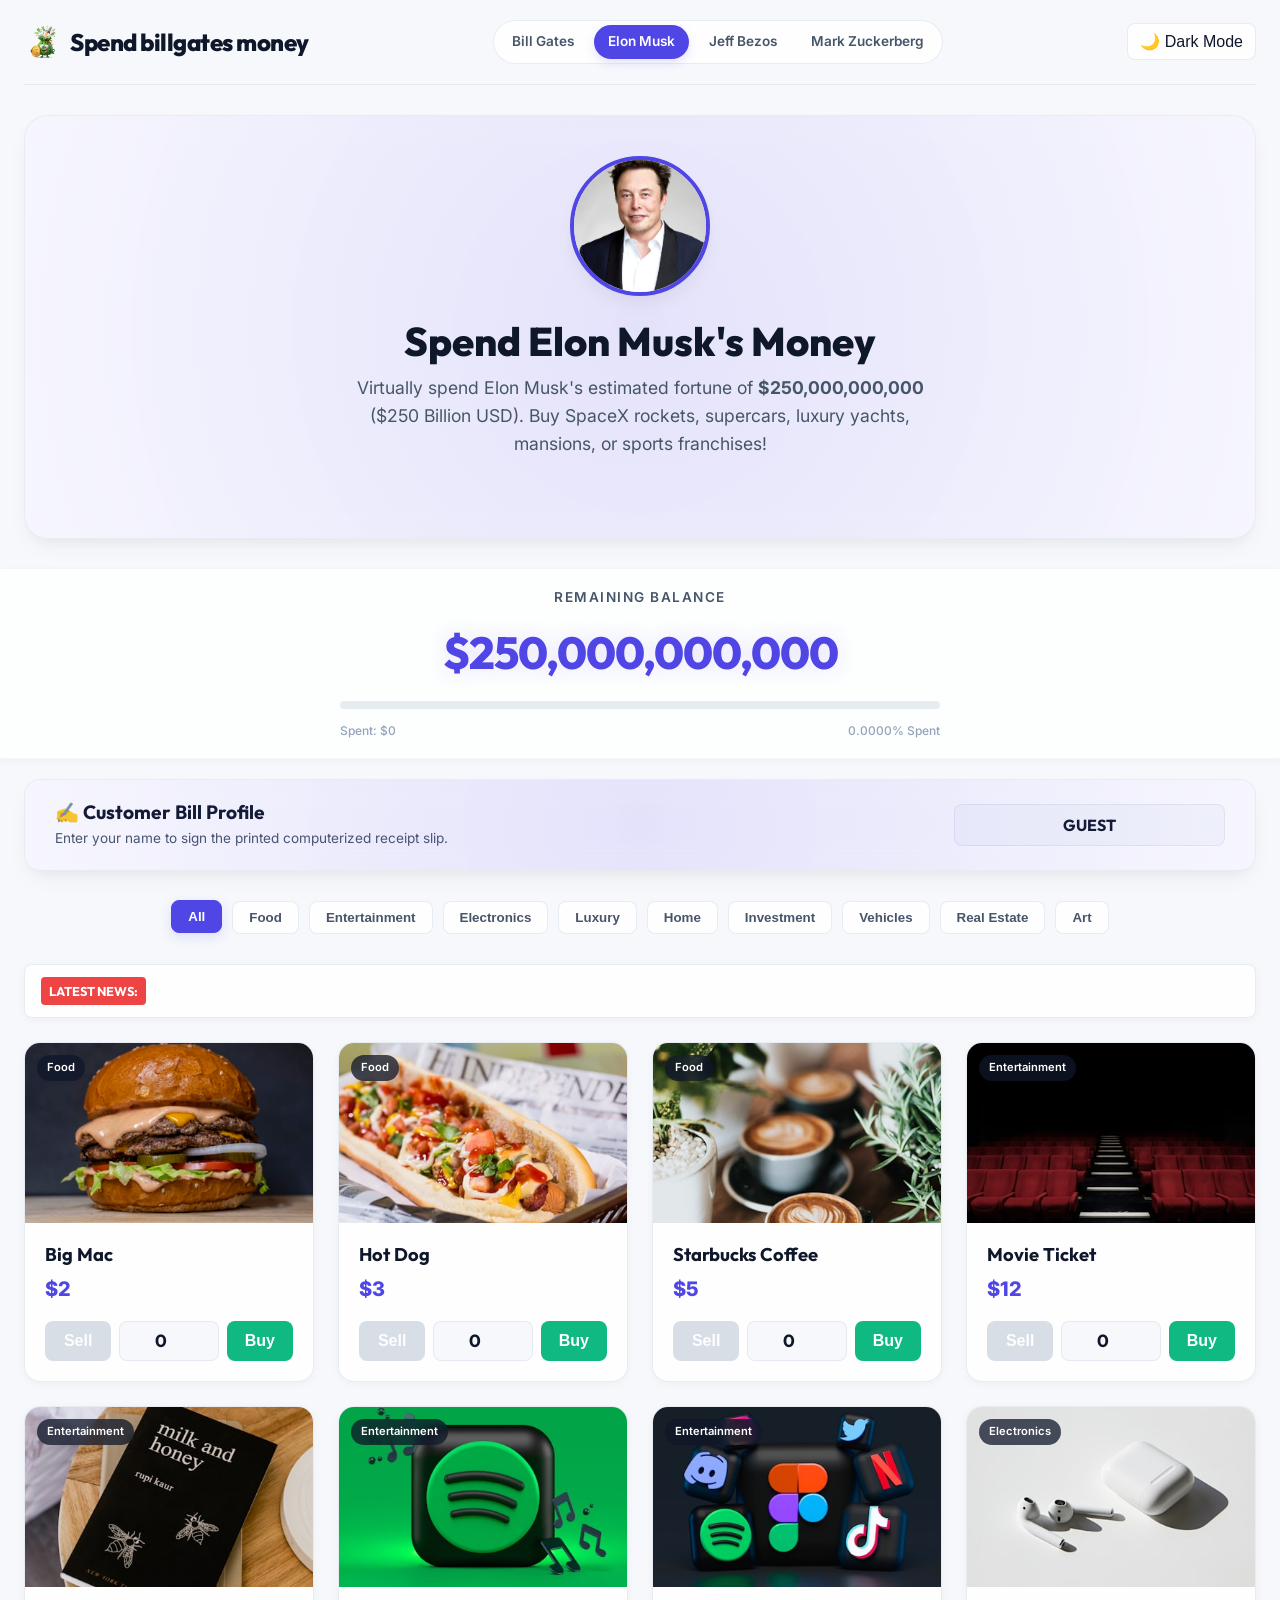
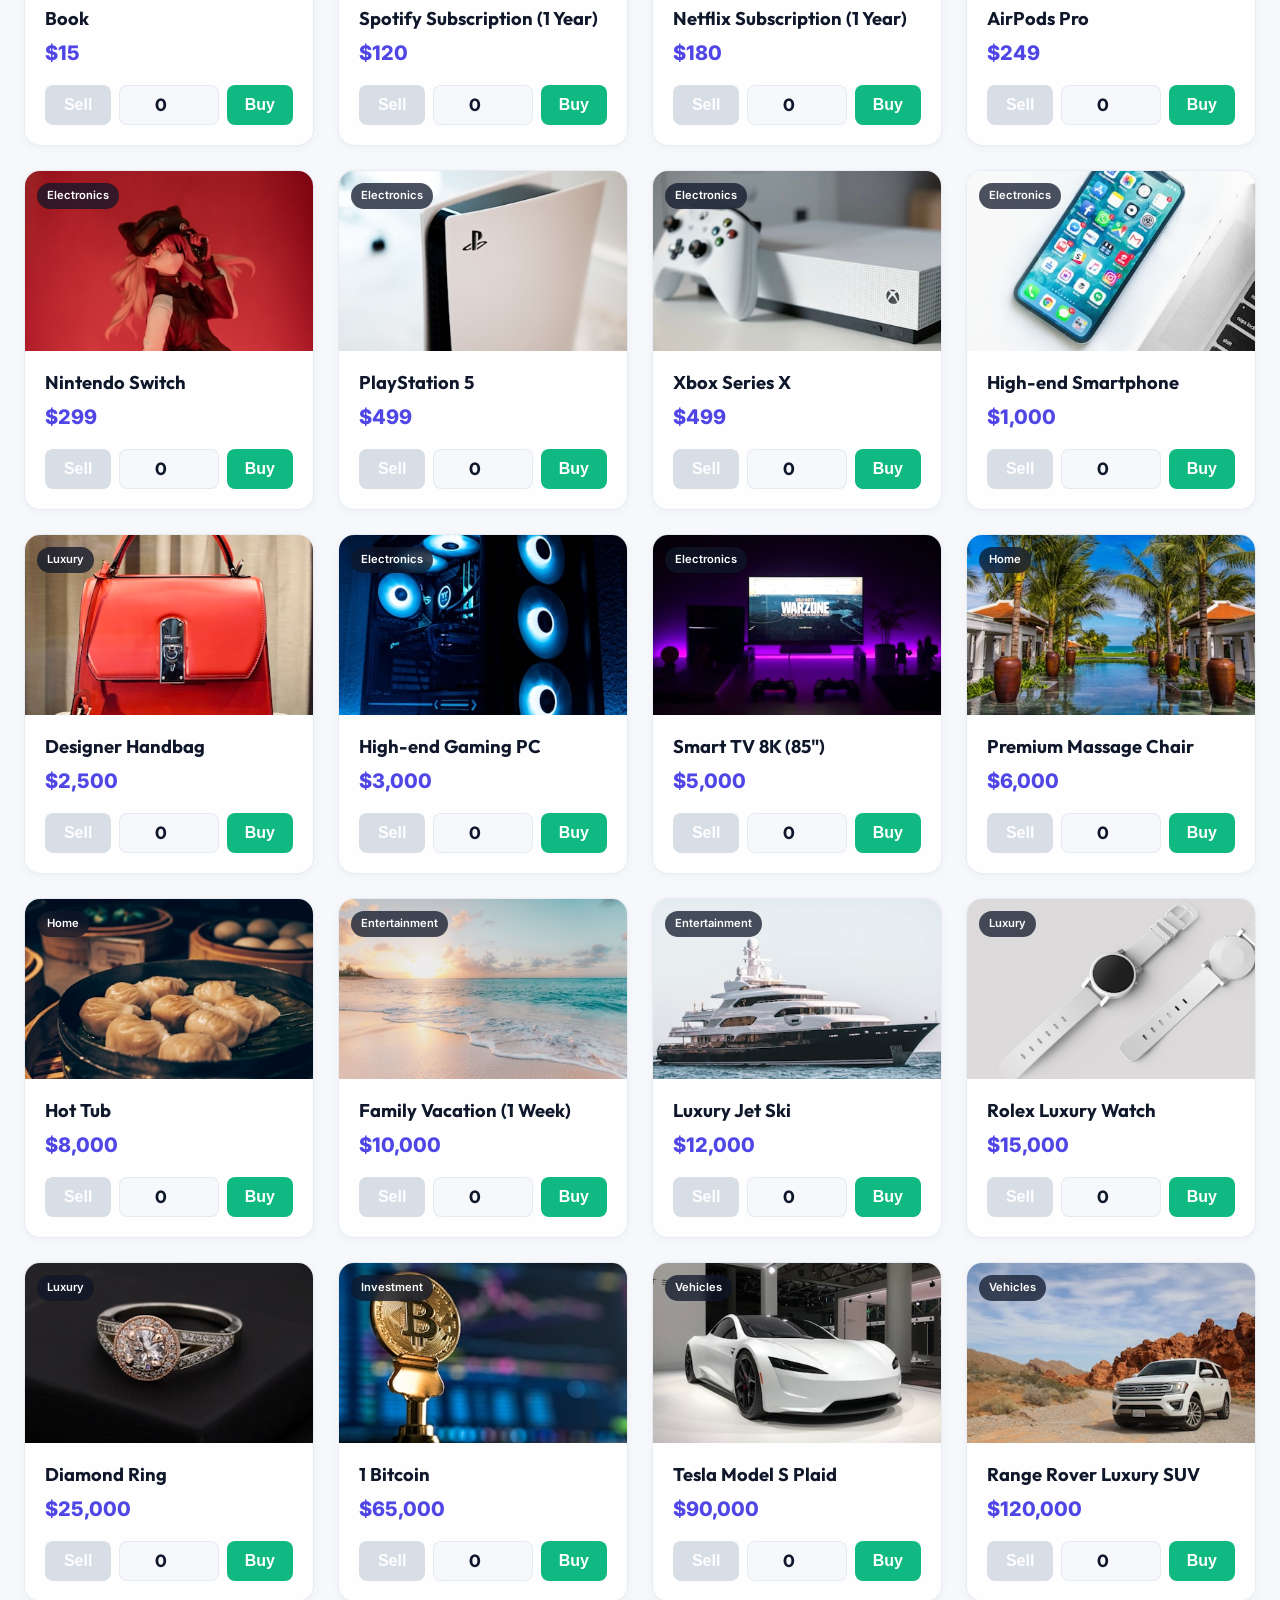
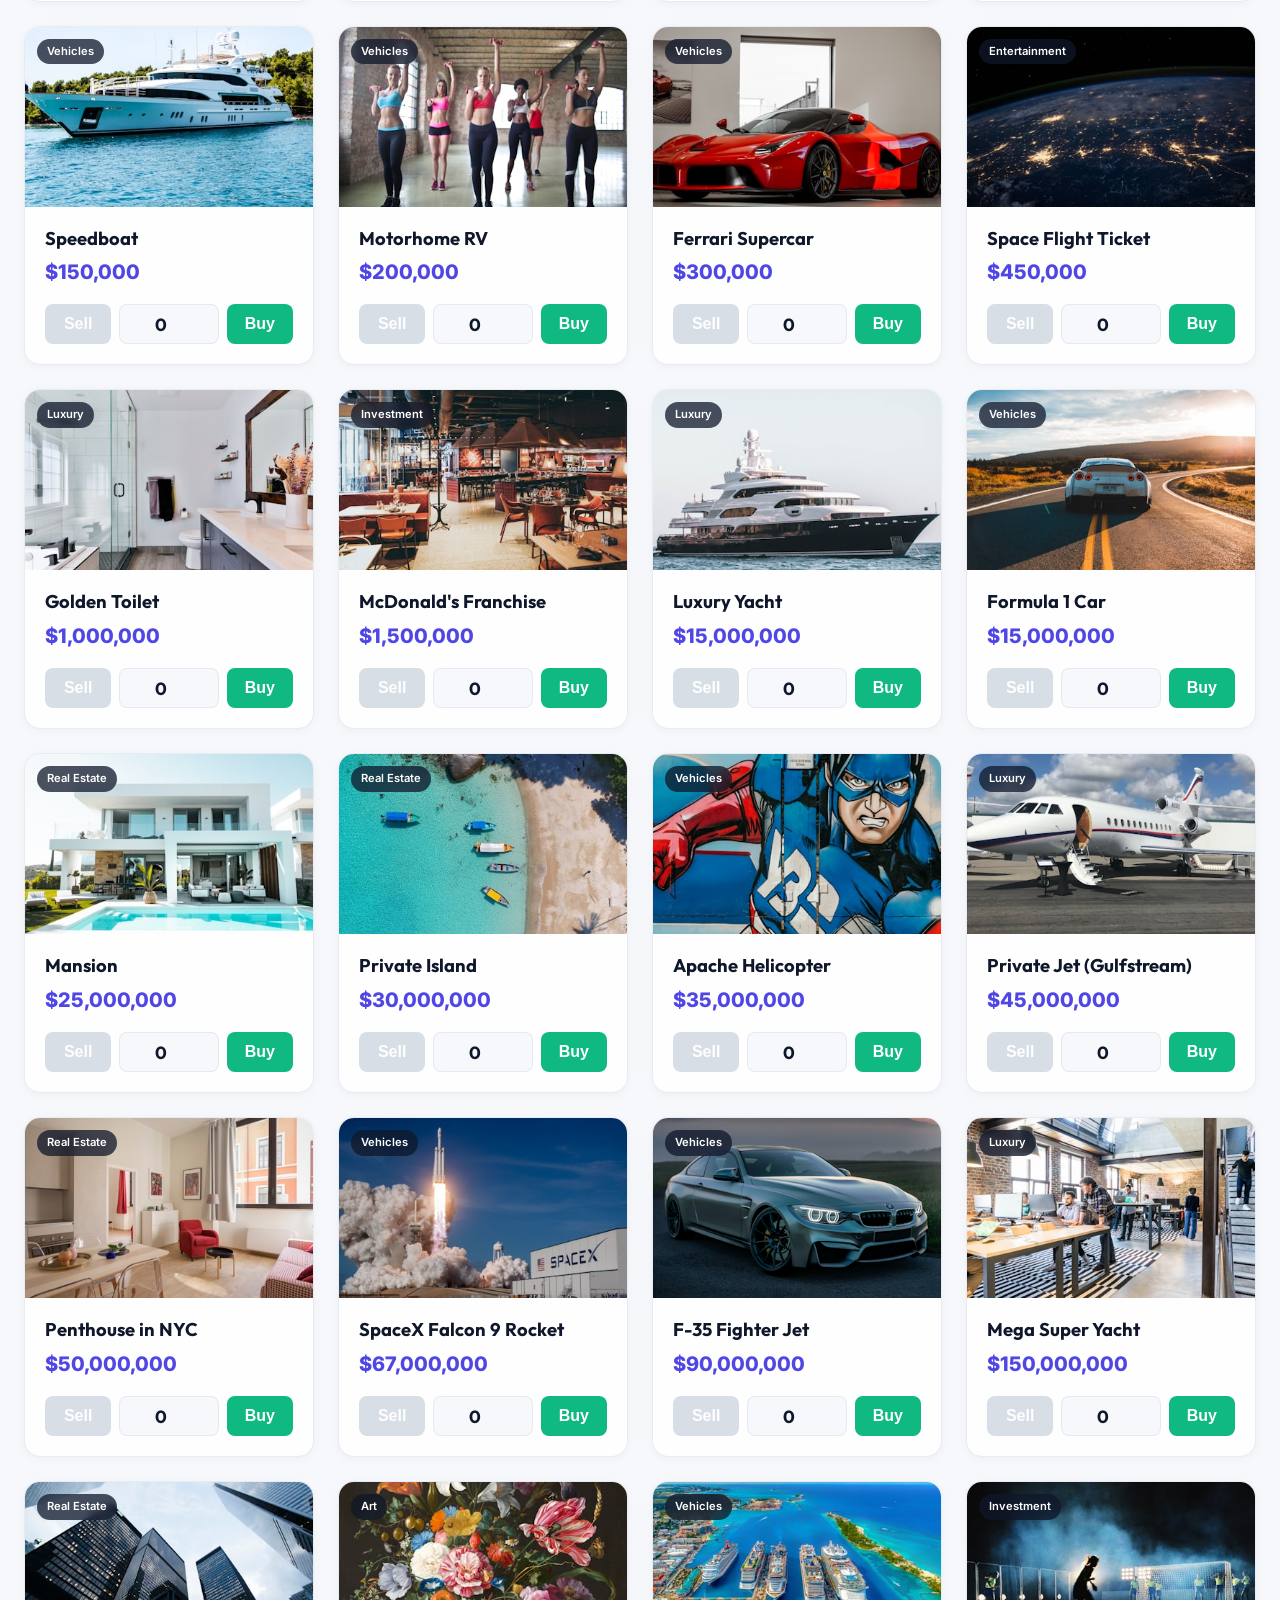
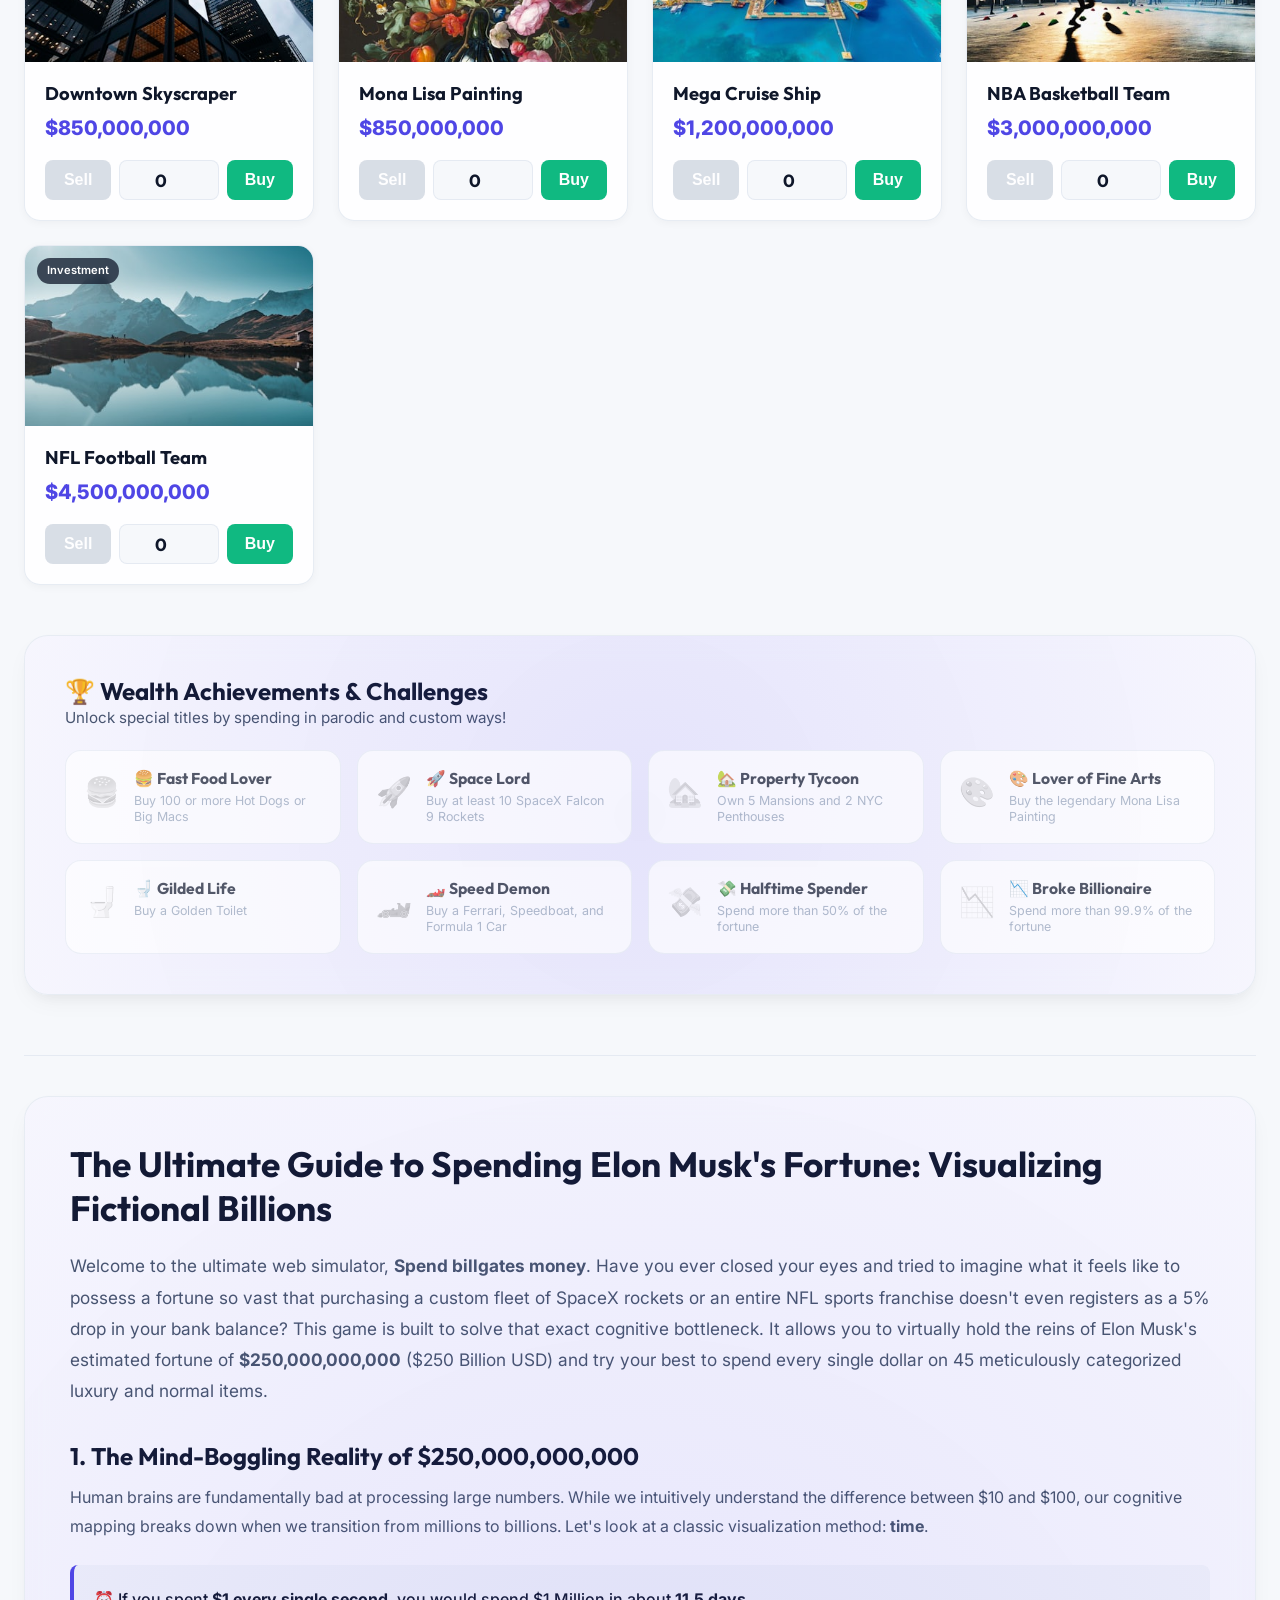
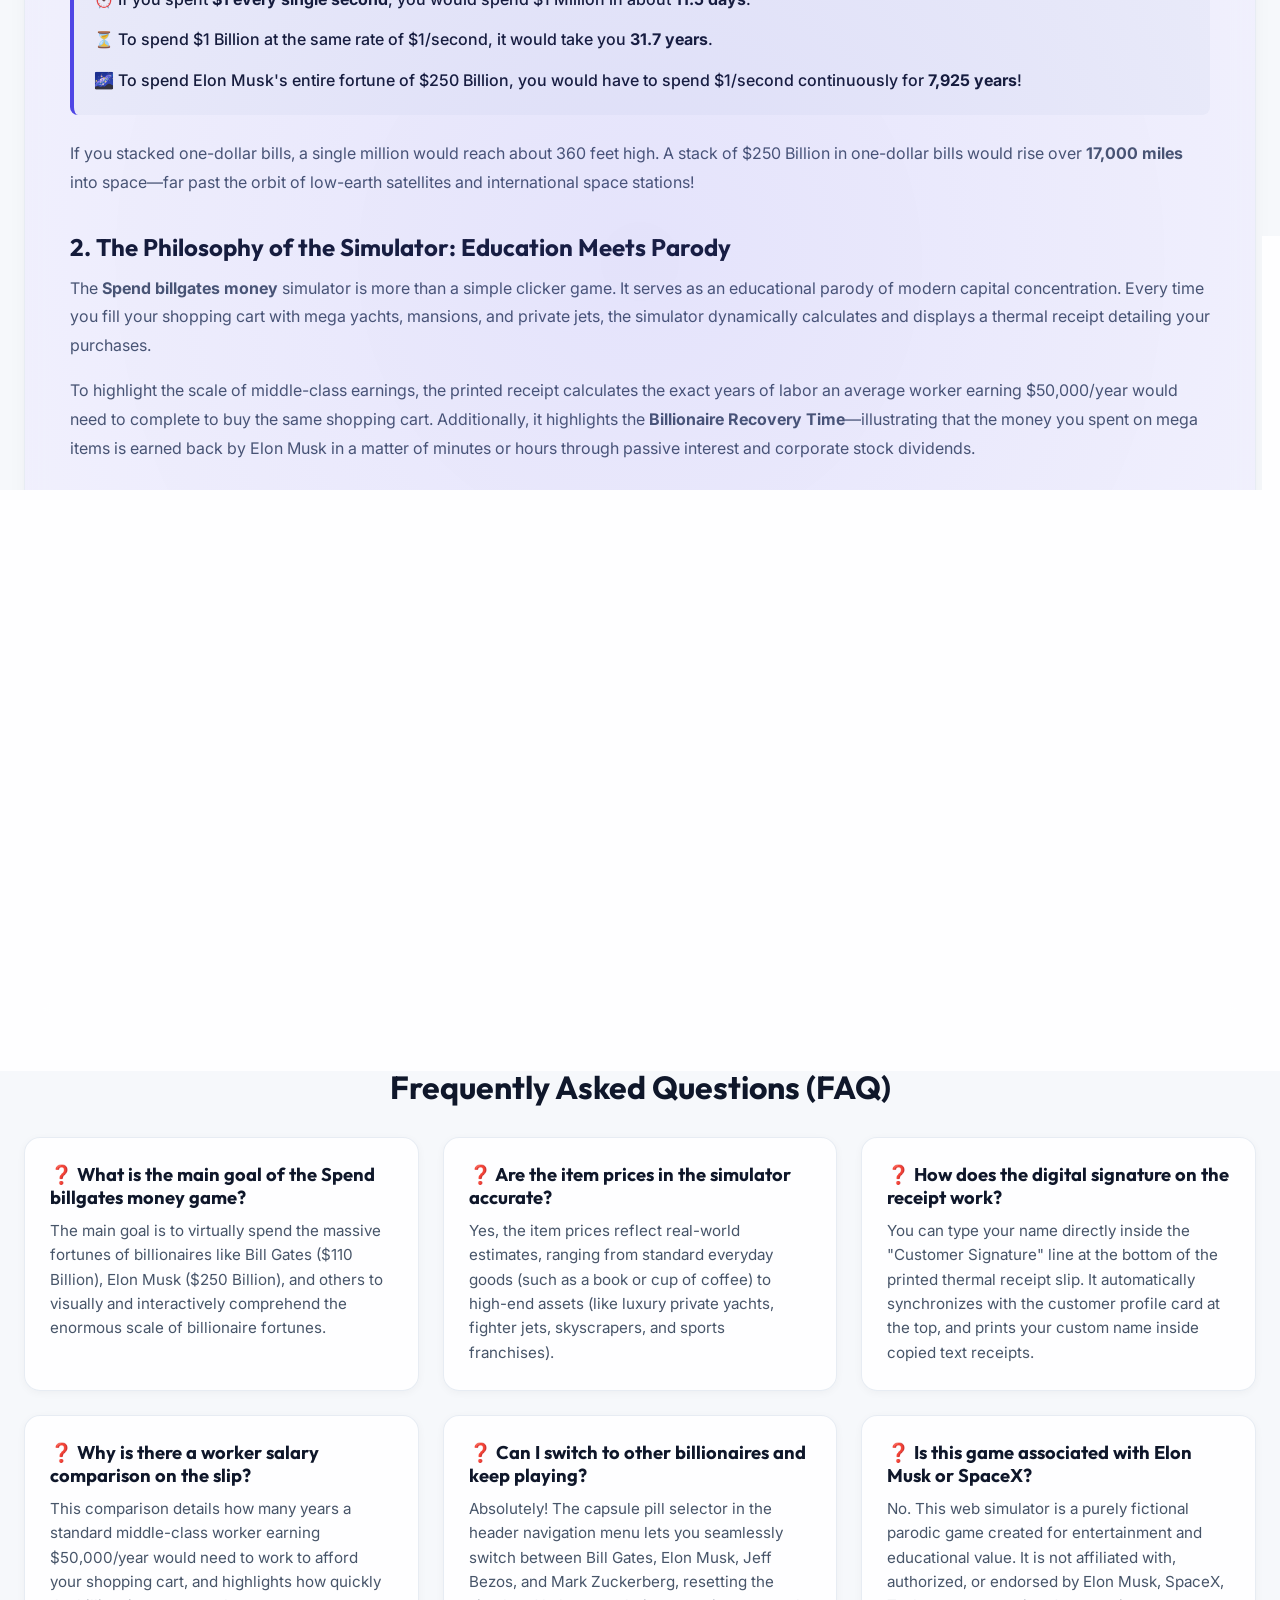
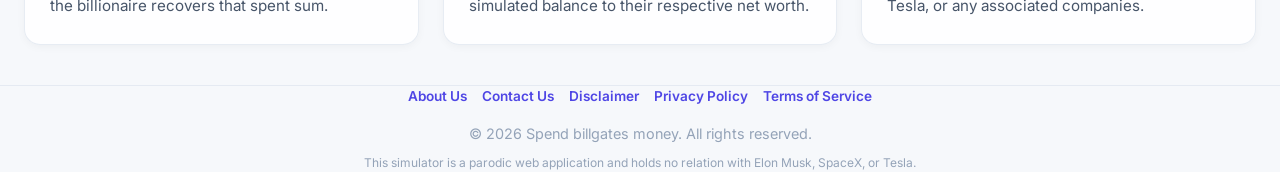
<file: spend-elon-musk-money.html>
<!DOCTYPE html>
<html lang="en" data-theme="light">
<head>
  <meta charset="UTF-8">
  <meta name="viewport" content="width=device-width, initial-scale=1.0">
  <link rel="icon" type="image/png" href="images/favicon.png">
  
  <!-- SEO Meta Tags -->
  <title>Spend Elon Musk Money Simulator - Virtual Game ($250 Billion)</title>
  <meta name="description" content="Play the Spend Elon Musk Money Simulator! Virtually spend Elon Musk's massive net worth of $250 Billion on 45 crazy items like jets, rockets, and Twitter. Get instant receipts.">
  <meta name="keywords" content="spend elon musk money, elon musk simulator, elon musk money game, billionaire spending game, virtual elon musk fortune">
  <link rel="canonical" href="https://spendbillgates-money.github.io/spend-elon-musk-money">
  
  <!-- Open Graph -->
  <meta property="og:type" content="website">
  <meta property="og:title" content="Spend Elon Musk Money Simulator - Virtual Game ($250 Billion)">
  <meta property="og:description" content="Spend Elon Musk's fortune of $250 Billion on SpaceX Falcon 9, Teslas, islands, and more. Generate and share your spending receipt!">
  <meta property="og:url" content="https://spendbillgates-money.github.io/spend-elon-musk-money">
  <meta property="og:image" content="images/avatar-elon-musk.jpg">

  <!-- Style -->
  <link rel="stylesheet" href="css/style.css">

  <!-- Schema Markup -->
  <script type="application/ld+json">
  {
    "@context": "https://schema.org",
    "@type": "VideoGame",
    "name": "Spend Elon Musk Money Simulator",
    "description": "Spend Elon Musk's net worth of $250 Billion on various items in this free web simulator.",
    "genre": "Simulation",
    "playMode": "SinglePlayer",
    "applicationCategory": "Game",
    "operatingSystem": "Web Browser"
  }
  </script>
</head>
<body>

  <!-- Navigation -->
  <header class="container">
    <nav class="header-nav" style="display: flex; justify-content: space-between; align-items: center; flex-wrap: wrap; gap: 15px; padding: 20px 0;">
      <a href="./" class="logo" style="text-decoration: none; color: inherit; display: flex; align-items: center; gap: 8px;">
        <img src="images/logo.png" alt="Silly Money Logo" class="logo-image"> Spend billgates money
      </a>
      
      <div class="nav-links-capsule">
        <a href="./" class="nav-link-item" id="nav-bill-gates">Bill Gates</a>
        <a href="spend-elon-musk-money" class="nav-link-item active-billionaire" id="nav-elon-musk">Elon Musk</a>
        <a href="spend-jeff-bezos-money" class="nav-link-item" id="nav-jeff-bezos">Jeff Bezos</a>
        <a href="spend-mark-zuckerberg-money" class="nav-link-item" id="nav-mark-zuckerberg">Mark Zuckerberg</a>
      </div>

      <div class="nav-actions">
        <button id="theme-toggle" class="theme-toggle">🌙 Dark Mode</button>
      </div>
    </nav>
  </header>

  <!-- Profile Banner -->
  <div class="container">
    <section class="hero-card">
      <div class="hero-content">
        <div class="profile-section">
          <div class="profile-avatar-container">
            <img class="profile-avatar" src="images/avatar-elon-musk.jpg" alt="Elon Musk Portrait">
          </div>
          <div>
            <h1 class="profile-title">Spend Elon Musk's Money</h1>
            <p class="profile-desc">
              Virtually spend Elon Musk's estimated fortune of <strong>$250,000,000,000</strong> ($250 Billion USD). Buy SpaceX rockets, supercars, luxury yachts, mansions, or sports franchises!
            </p>
          </div>
        </div>
      </div>
    </section>
  </div>

  <!-- Sticky Balance Bar -->
  <div class="sticky-balance-bar">
    <div class="container balance-container">
      <div class="balance-title">Remaining Balance</div>
      <div id="balance-number" class="balance-number">$250,000,000,000</div>
      <div class="spending-progress-wrapper">
        <div id="spending-progress-bar" class="spending-progress-bar"></div>
      </div>
      <div class="spending-stats">
        <span id="stat-spent">Spent: $0</span>
        <span id="stat-percent">0.0000% Spent</span>
      </div>
    </div>
  </div>

  <!-- Filter Bar & Grid -->
  <main class="container">
    <div id="filter-bar" class="filter-bar"></div>
    <div id="items-grid" class="items-grid"></div>

    <!-- Receipt -->
    <section id="receipt-section" class="receipt-section">
      <div class="receipt-header">
        <h2 class="receipt-title">Your Receipt</h2>
        <p class="receipt-subtitle">Spend Elon Musk Money Simulator</p>
      </div>
      <div class="receipt-body">
        <div id="receipt-items" class="receipt-items"></div>
        <div class="receipt-total-row">
          <span>TOTAL SPENT</span>
          <span id="receipt-total-val">$0</span>
        </div>
        <div class="receipt-actions">
          <button id="copy-receipt-btn" class="receipt-btn">📋 Copy Text Receipt</button>
          <button id="share-receipt-btn" class="receipt-btn primary">📤 Share Receipt</button>
        </div>
      </div>
    </section>
  </main>

  <!-- Screenshot Share Modal -->
  <div id="screenshot-modal" class="screenshot-modal">
    <div class="screenshot-card">
      <button id="screenshot-close" class="screenshot-close">&times;</button>
      <div class="screenshot-inner">
        <div class="screenshot-header">
          <span class="screenshot-badge">Receipt Card</span>
          <h3 style="font-size: 1.4rem;">I Spent <span id="screenshot-name">Elon Musk</span>'s Money!</h3>
        </div>
        <div class="screenshot-stats">
          <div>
            <div class="screenshot-stat-label">Total Spent</div>
            <div id="screenshot-spent" class="screenshot-stat-val">$0</div>
          </div>
          <div>
            <div class="screenshot-stat-label">Spent %</div>
            <div id="screenshot-percent" class="screenshot-stat-val">0.00%</div>
          </div>
        </div>
        <div style="background: var(--panel-bg); border: 1px solid var(--panel-border); padding: 16px; border-radius: var(--radius-md); text-align: center; margin-bottom: 20px;">
          <div class="screenshot-stat-label">Remaining Balance</div>
          <div id="screenshot-remaining" style="font-size: 1.6rem; font-weight: 800; color: var(--buy-btn);"> $250,000,000,000</div>
        </div>
        <div class="screenshot-footer-tip">
          📸 Take a screenshot of this card to share with friends!
        </div>
      </div>
    </div>
  </div>

  <!-- Detailed Content & FAQ Section (SEO Optimized) -->
  <section class="container" style="margin-top: 60px; margin-bottom: 40px; text-align: left;">
    <hr style="border: 0; border-top: 1px solid var(--panel-border); margin-bottom: 40px;">
    
    <!-- Long Form Article Card -->
    <div class="hero-card" style="text-align: left; padding: 45px; margin-bottom: 40px; line-height: 1.8;">
      <h2 style="font-size: 2.2rem; margin-bottom: 20px; font-family: 'Outfit', sans-serif;">The Ultimate Guide to Spending Elon Musk's Fortune: Visualizing Fictional Billions</h2>
      
      <p style="color: var(--text-secondary); margin-bottom: 24px; font-size: 1.08rem;">
        Welcome to the ultimate web simulator, <strong>Spend billgates money</strong>. Have you ever closed your eyes and tried to imagine what it feels like to possess a fortune so vast that purchasing a custom fleet of SpaceX rockets or an entire NFL sports franchise doesn't even registers as a 5% drop in your bank balance? This game is built to solve that exact cognitive bottleneck. It allows you to virtually hold the reins of Elon Musk's estimated fortune of <strong>$250,000,000,000</strong> ($250 Billion USD) and try your best to spend every single dollar on 45 meticulously categorized luxury and normal items.
      </p>

      <h3 style="font-size: 1.5rem; margin-top: 35px; margin-bottom: 12px; font-family: 'Outfit', sans-serif;">1. The Mind-Boggling Reality of $250,000,000,000</h3>
      <p style="color: var(--text-secondary); margin-bottom: 16px; font-size: 1rem;">
        Human brains are fundamentally bad at processing large numbers. While we intuitively understand the difference between $10 and $100, our cognitive mapping breaks down when we transition from millions to billions. Let's look at a classic visualization method: <strong>time</strong>.
      </p>
      <div style="background: var(--bg-color); border-left: 4px solid var(--accent-color); padding: 20px; margin: 24px 0; border-radius: var(--radius-sm);">
        <ul style="list-style-type: none; display: flex; flex-direction: column; gap: 12px; color: var(--text-primary); font-weight: 500;">
          <li>⏰ If you spent <strong>$1 every single second</strong>, you would spend $1 Million in about <strong>11.5 days</strong>.</li>
          <li>⏳ To spend $1 Billion at the same rate of $1/second, it would take you <strong>31.7 years</strong>.</li>
          <li>🌌 To spend Elon Musk's entire fortune of $250 Billion, you would have to spend $1/second continuously for <strong>7,925 years</strong>!</li>
        </ul>
      </div>
      <p style="color: var(--text-secondary); margin-bottom: 16px; font-size: 1rem;">
        If you stacked one-dollar bills, a single million would reach about 360 feet high. A stack of $250 Billion in one-dollar bills would rise over <strong>17,000 miles</strong> into space—far past the orbit of low-earth satellites and international space stations!
      </p>

      <h3 style="font-size: 1.5rem; margin-top: 35px; margin-bottom: 12px; font-family: 'Outfit', sans-serif;">2. The Philosophy of the Simulator: Education Meets Parody</h3>
      <p style="color: var(--text-secondary); margin-bottom: 16px; font-size: 1rem;">
        The <strong>Spend billgates money</strong> simulator is more than a simple clicker game. It serves as an educational parody of modern capital concentration. Every time you fill your shopping cart with mega yachts, mansions, and private jets, the simulator dynamically calculates and displays a thermal receipt detailing your purchases. 
      </p>
      <p style="color: var(--text-secondary); margin-bottom: 16px; font-size: 1rem;">
        To highlight the scale of middle-class earnings, the printed receipt calculates the exact years of labor an average worker earning $50,000/year would need to complete to buy the same shopping cart. Additionally, it highlights the <strong>Billionaire Recovery Time</strong>—illustrating that the money you spent on mega items is earned back by Elon Musk in a matter of minutes or hours through passive interest and corporate stock dividends.
      </p>

      <h3 style="font-size: 1.5rem; margin-top: 35px; margin-bottom: 12px; font-family: 'Outfit', sans-serif;">3. Gamified Mechanics: Sound Effects, Tickers, and Achievements</h3>
      <p style="color: var(--text-secondary); margin-bottom: 16px; font-size: 1rem;">
        To create an immersive and highly addictive simulation, we have built-in several engaging desktop-quality features:
      </p>
      <ul style="color: var(--text-secondary); margin-left: 20px; margin-bottom: 24px; display: flex; flex-direction: column; gap: 8px;">
        <li>🔊 <strong>Web Audio Synthesizer</strong>: Programmatic sound effects synthesize double coin chimes (cha-ching) when buying and mechanical clicks when selling, loading instantly with zero external network downloads.</li>
        <li>📰 <strong>Parodic News Marquee</strong>: A scrolling headline ticker shifts text depending on your shopping cart (e.g., buying 50+ fast food items warns of a local diet emergency).</li>
        <li>🏆 <strong>Achievements Tracker</strong>: Eight different milestone achievements challenge you to spend the fortune in specific parodic ways (like buying the Mona Lisa or hoarding gold toilets).</li>
      </ul>

      <h3 style="font-size: 1.5rem; margin-top: 35px; margin-bottom: 12px; font-family: 'Outfit', sans-serif;">4. Can You Actually Spend It All?</h3>
      <p style="color: var(--text-secondary); margin-bottom: 16px; font-size: 1rem;">
        Many players start the game believing they can empty the balance in seconds. However, purchasing a single Ferrari ($250,000) or Rolex watch ($15,000) is like taking a single drop of water out of an ocean. Even buying luxury assets like Super Yachts ($150 Million) requires you to buy dozens of them to make any meaningful dent. This creates a fascinating realization about the upper limits of luxury consumption: there are simply not enough high-priced assets in the world to easily consume $250 Billion in cash without acquiring mega enterprises, skyscrapers, and sports networks.
      </p>
    </div>

    <!-- Expanded FAQ Accordion Grid -->
    <div style="margin-bottom: 40px;">
      <h2 style="text-align: center; margin-bottom: 30px; font-size: 2rem; font-family: 'Outfit', sans-serif;">Frequently Asked Questions (FAQ)</h2>
      <div style="display: grid; grid-template-columns: repeat(auto-fit, minmax(320px, 1fr)); gap: 24px;">
        
        <!-- FAQ 1 -->
        <div style="background: var(--panel-bg); border: 1px solid var(--panel-border); padding: 25px; border-radius: var(--radius-md); box-shadow: var(--shadow-sm); display: flex; flex-direction: column; justify-content: flex-start;">
          <h3 style="font-size: 1.15rem; margin-bottom: 10px; display: flex; align-items: center; gap: 8px; font-family: 'Outfit', sans-serif;">❓ What is the main goal of the Spend billgates money game?</h3>
          <p style="color: var(--text-secondary); font-size: 0.95rem; line-height: 1.6;">
            The main goal is to virtually spend the massive fortunes of billionaires like Bill Gates ($110 Billion), Elon Musk ($250 Billion), and others to visually and interactively comprehend the enormous scale of billionaire fortunes.
          </p>
        </div>
        
        <!-- FAQ 2 -->
        <div style="background: var(--panel-bg); border: 1px solid var(--panel-border); padding: 25px; border-radius: var(--radius-md); box-shadow: var(--shadow-sm); display: flex; flex-direction: column; justify-content: flex-start;">
          <h3 style="font-size: 1.15rem; margin-bottom: 10px; display: flex; align-items: center; gap: 8px; font-family: 'Outfit', sans-serif;">❓ Are the item prices in the simulator accurate?</h3>
          <p style="color: var(--text-secondary); font-size: 0.95rem; line-height: 1.6;">
            Yes, the item prices reflect real-world estimates, ranging from standard everyday goods (such as a book or cup of coffee) to high-end assets (like luxury private yachts, fighter jets, skyscrapers, and sports franchises).
          </p>
        </div>

        <!-- FAQ 3 -->
        <div style="background: var(--panel-bg); border: 1px solid var(--panel-border); padding: 25px; border-radius: var(--radius-md); box-shadow: var(--shadow-sm); display: flex; flex-direction: column; justify-content: flex-start;">
          <h3 style="font-size: 1.15rem; margin-bottom: 10px; display: flex; align-items: center; gap: 8px; font-family: 'Outfit', sans-serif;">❓ How does the digital signature on the receipt work?</h3>
          <p style="color: var(--text-secondary); font-size: 0.95rem; line-height: 1.6;">
            You can type your name directly inside the "Customer Signature" line at the bottom of the printed thermal receipt slip. It automatically synchronizes with the customer profile card at the top, and prints your custom name inside copied text receipts.
          </p>
        </div>

        <!-- FAQ 4 -->
        <div style="background: var(--panel-bg); border: 1px solid var(--panel-border); padding: 25px; border-radius: var(--radius-md); box-shadow: var(--shadow-sm); display: flex; flex-direction: column; justify-content: flex-start;">
          <h3 style="font-size: 1.15rem; margin-bottom: 10px; display: flex; align-items: center; gap: 8px; font-family: 'Outfit', sans-serif;">❓ Why is there a worker salary comparison on the slip?</h3>
          <p style="color: var(--text-secondary); font-size: 0.95rem; line-height: 1.6;">
            This comparison details how many years a standard middle-class worker earning $50,000/year would need to work to afford your shopping cart, and highlights how quickly the billionaire recovers that spent sum.
          </p>
        </div>

        <!-- FAQ 5 -->
        <div style="background: var(--panel-bg); border: 1px solid var(--panel-border); padding: 25px; border-radius: var(--radius-md); box-shadow: var(--shadow-sm); display: flex; flex-direction: column; justify-content: flex-start;">
          <h3 style="font-size: 1.15rem; margin-bottom: 10px; display: flex; align-items: center; gap: 8px; font-family: 'Outfit', sans-serif;">❓ Can I switch to other billionaires and keep playing?</h3>
          <p style="color: var(--text-secondary); font-size: 0.95rem; line-height: 1.6;">
            Absolutely! The capsule pill selector in the header navigation menu lets you seamlessly switch between Bill Gates, Elon Musk, Jeff Bezos, and Mark Zuckerberg, resetting the simulated balance to their respective net worth.
          </p>
        </div>

        <!-- FAQ 6 -->
        <div style="background: var(--panel-bg); border: 1px solid var(--panel-border); padding: 25px; border-radius: var(--radius-md); box-shadow: var(--shadow-sm); display: flex; flex-direction: column; justify-content: flex-start;">
          <h3 style="font-size: 1.15rem; margin-bottom: 10px; display: flex; align-items: center; gap: 8px; font-family: 'Outfit', sans-serif;">❓ Is this game associated with Elon Musk or SpaceX?</h3>
          <p style="color: var(--text-secondary); font-size: 0.95rem; line-height: 1.6;">
            No. This web simulator is a purely fictional parodic game created for entertainment and educational value. It is not affiliated with, authorized, or endorsed by Elon Musk, SpaceX, Tesla, or any associated companies.
          </p>
        </div>

      </div>
    </div>
  </section>

  <!-- Footer -->
  <footer class="container">
    <div style="display: flex; justify-content: center; gap: 15px; margin-bottom: 15px; font-size: 0.85rem; flex-wrap: wrap;">
      <a href="about" style="font-weight: 600;">About Us</a>
      <a href="contact" style="font-weight: 600;">Contact Us</a>
      <a href="disclaimer" style="font-weight: 600;">Disclaimer</a>
      <a href="privacy-policy" style="font-weight: 600;">Privacy Policy</a>
      <a href="terms-of-service" style="font-weight: 600;">Terms of Service</a>
    </div>
    <p>&copy; 2026 Spend billgates money. All rights reserved.</p>
    <p style="font-size: 0.75rem; margin-top: 8px; color: var(--text-muted);">This simulator is a parodic web application and holds no relation with Elon Musk, SpaceX, or Tesla.</p>
  </footer>

  <!-- Setup Global Variables for Page & Load Controller Scripts -->
  <script>
    window.billionaireName = "Elon Musk";
    window.billionaireFortune = 250000000000;
  </script>
  <script src="js/items.js"></script>
  <script src="js/app.js"></script>
</body>
</html>
</file>
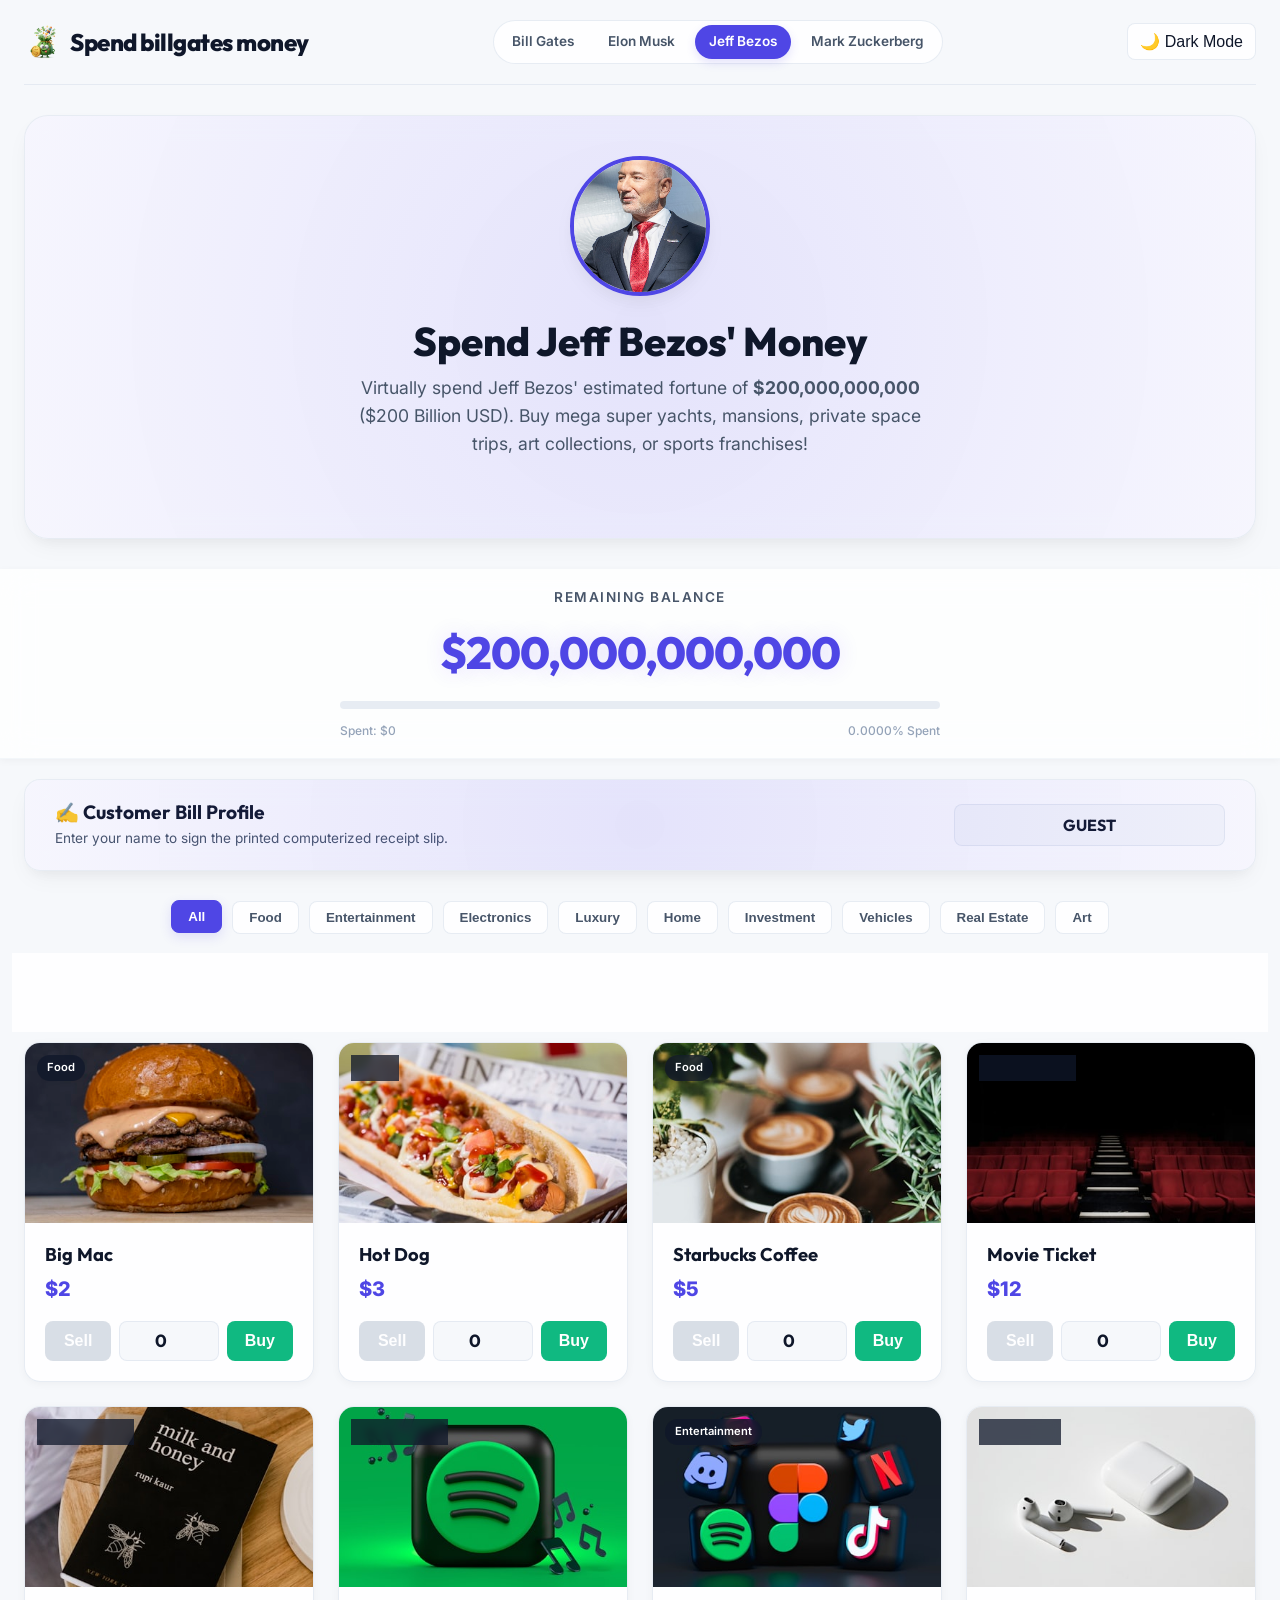
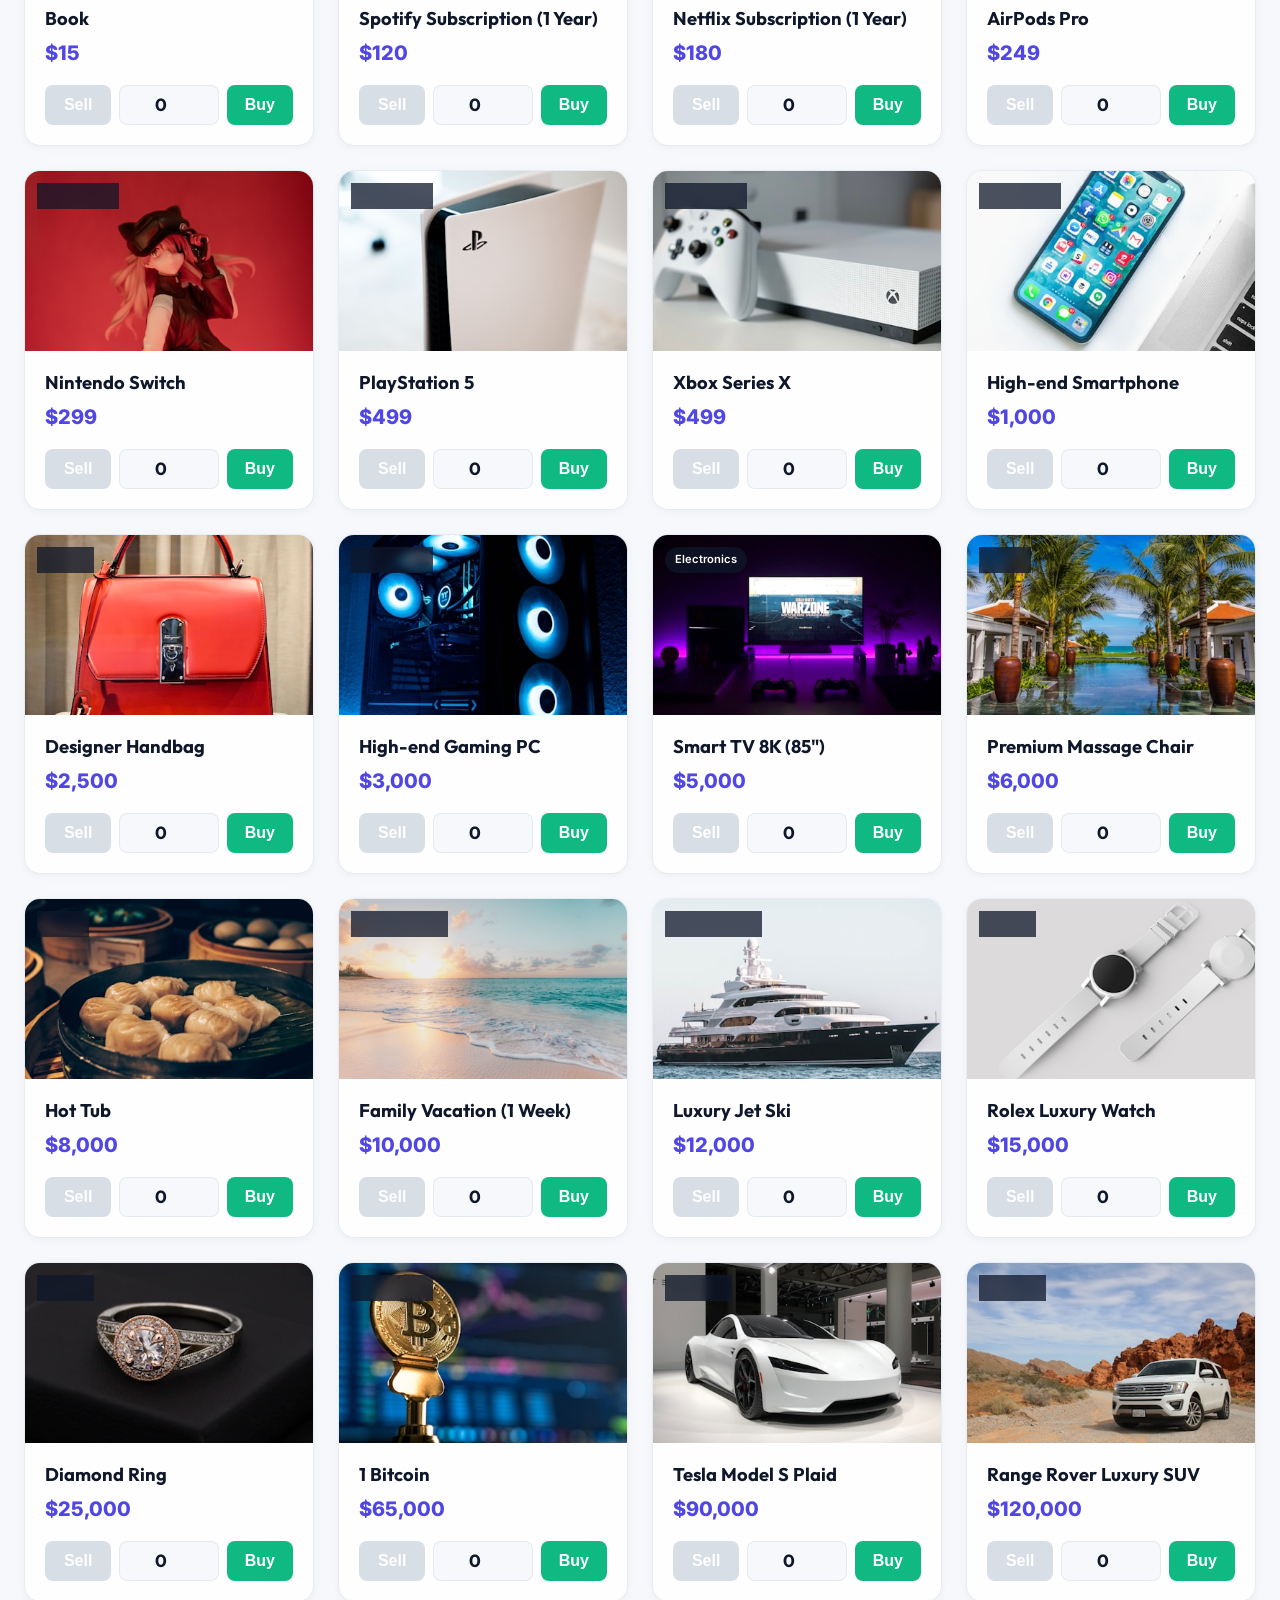
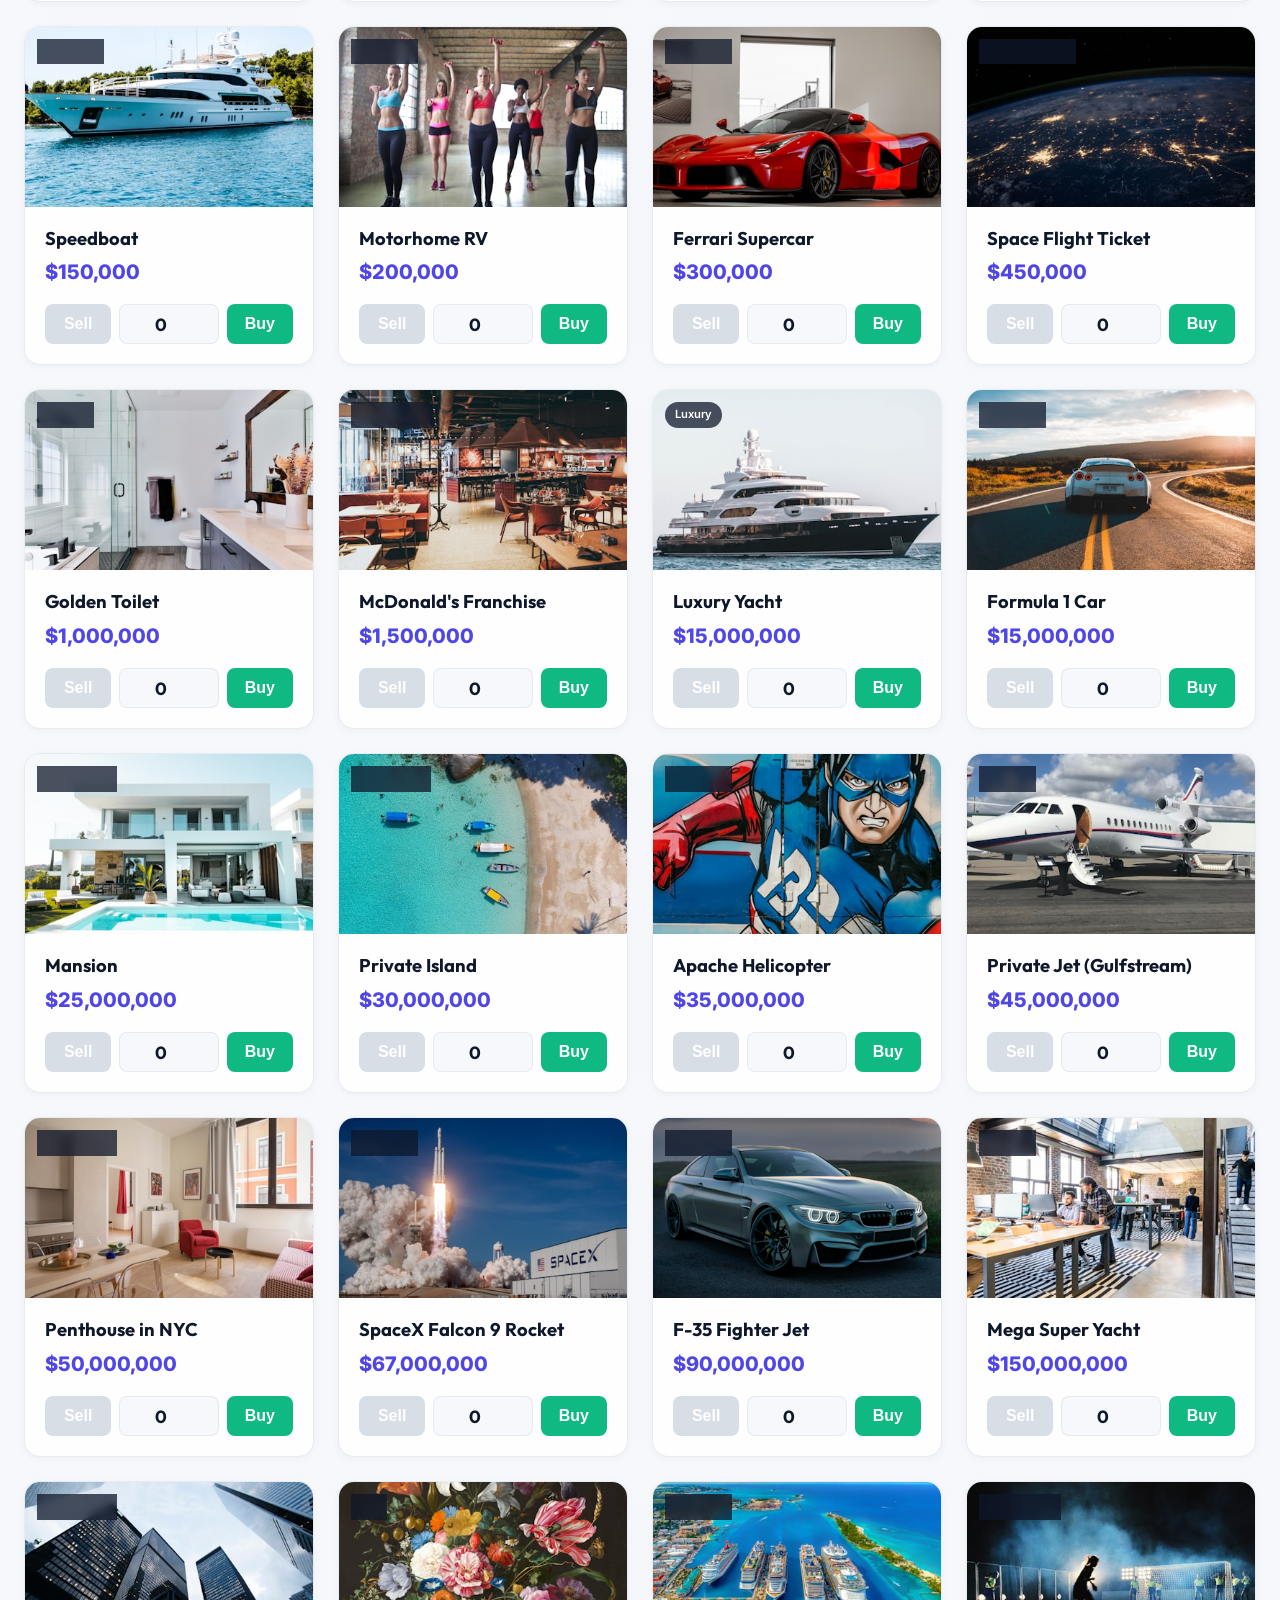
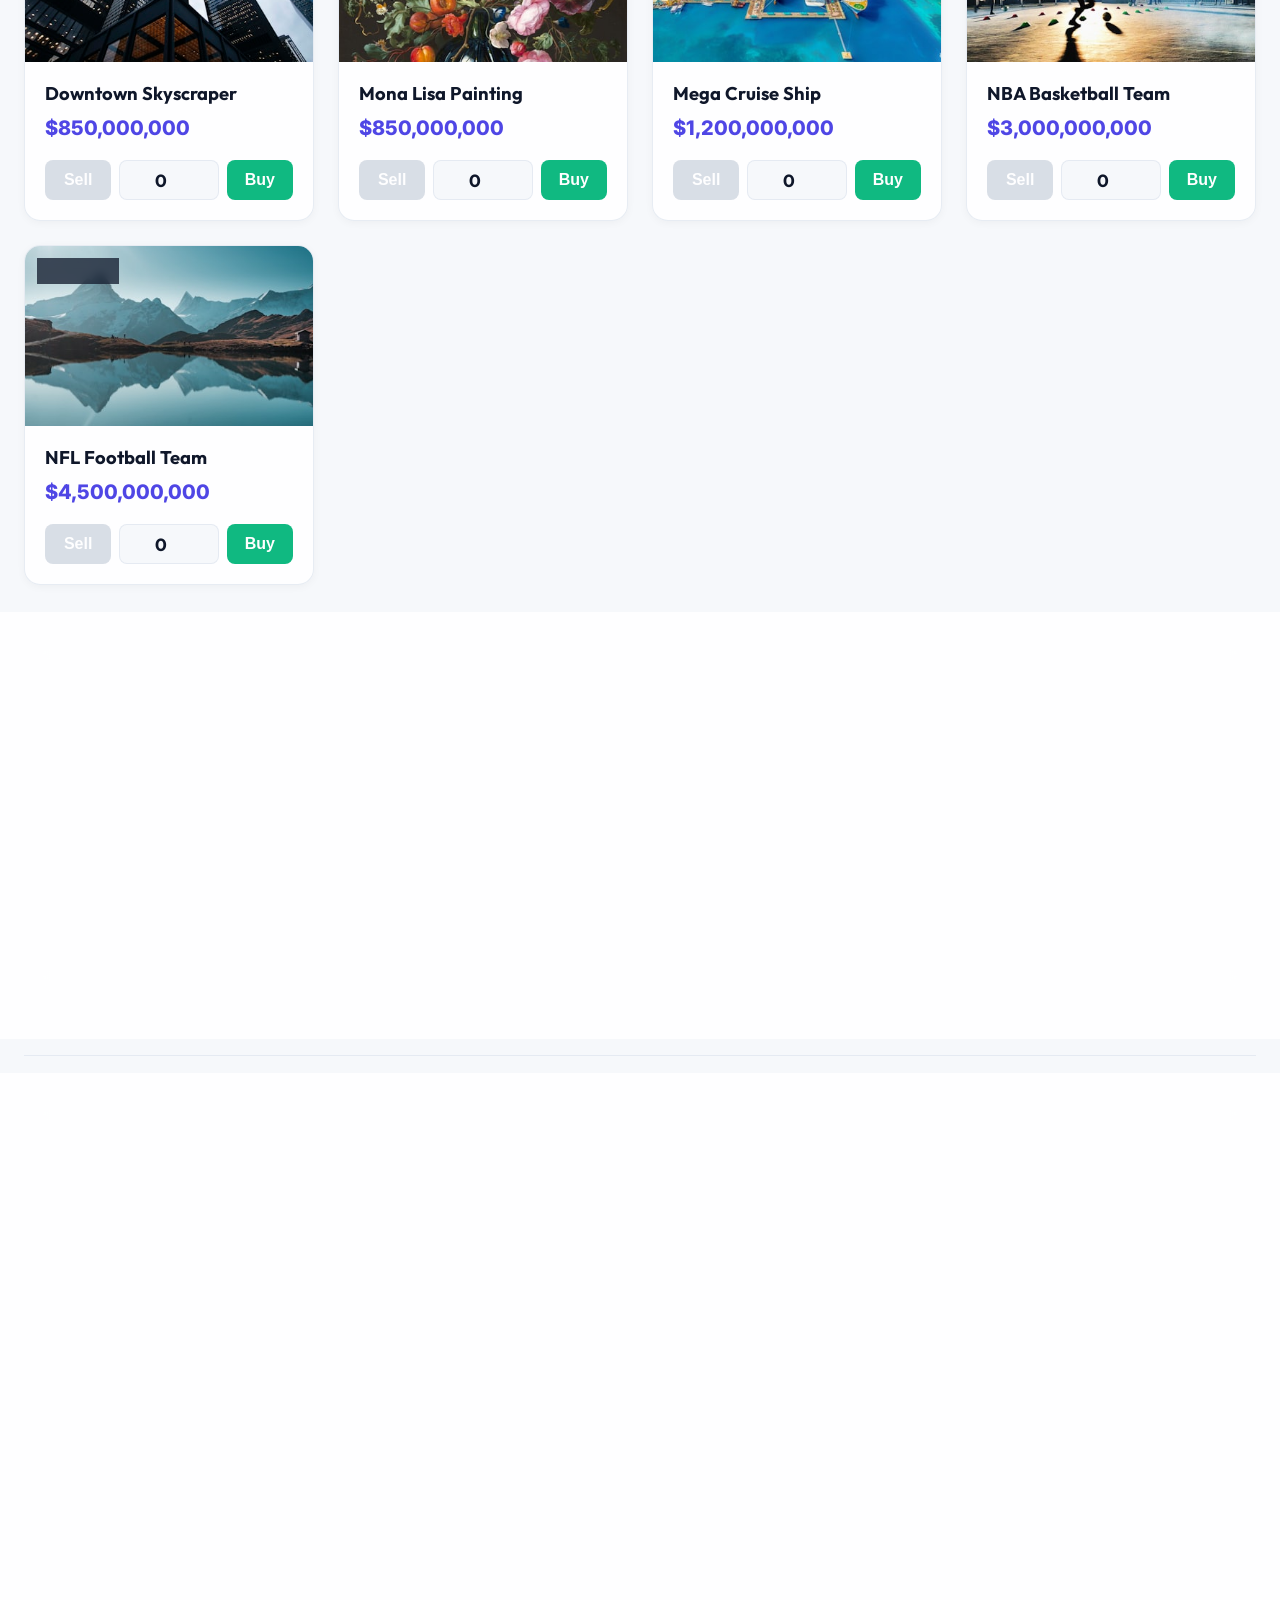
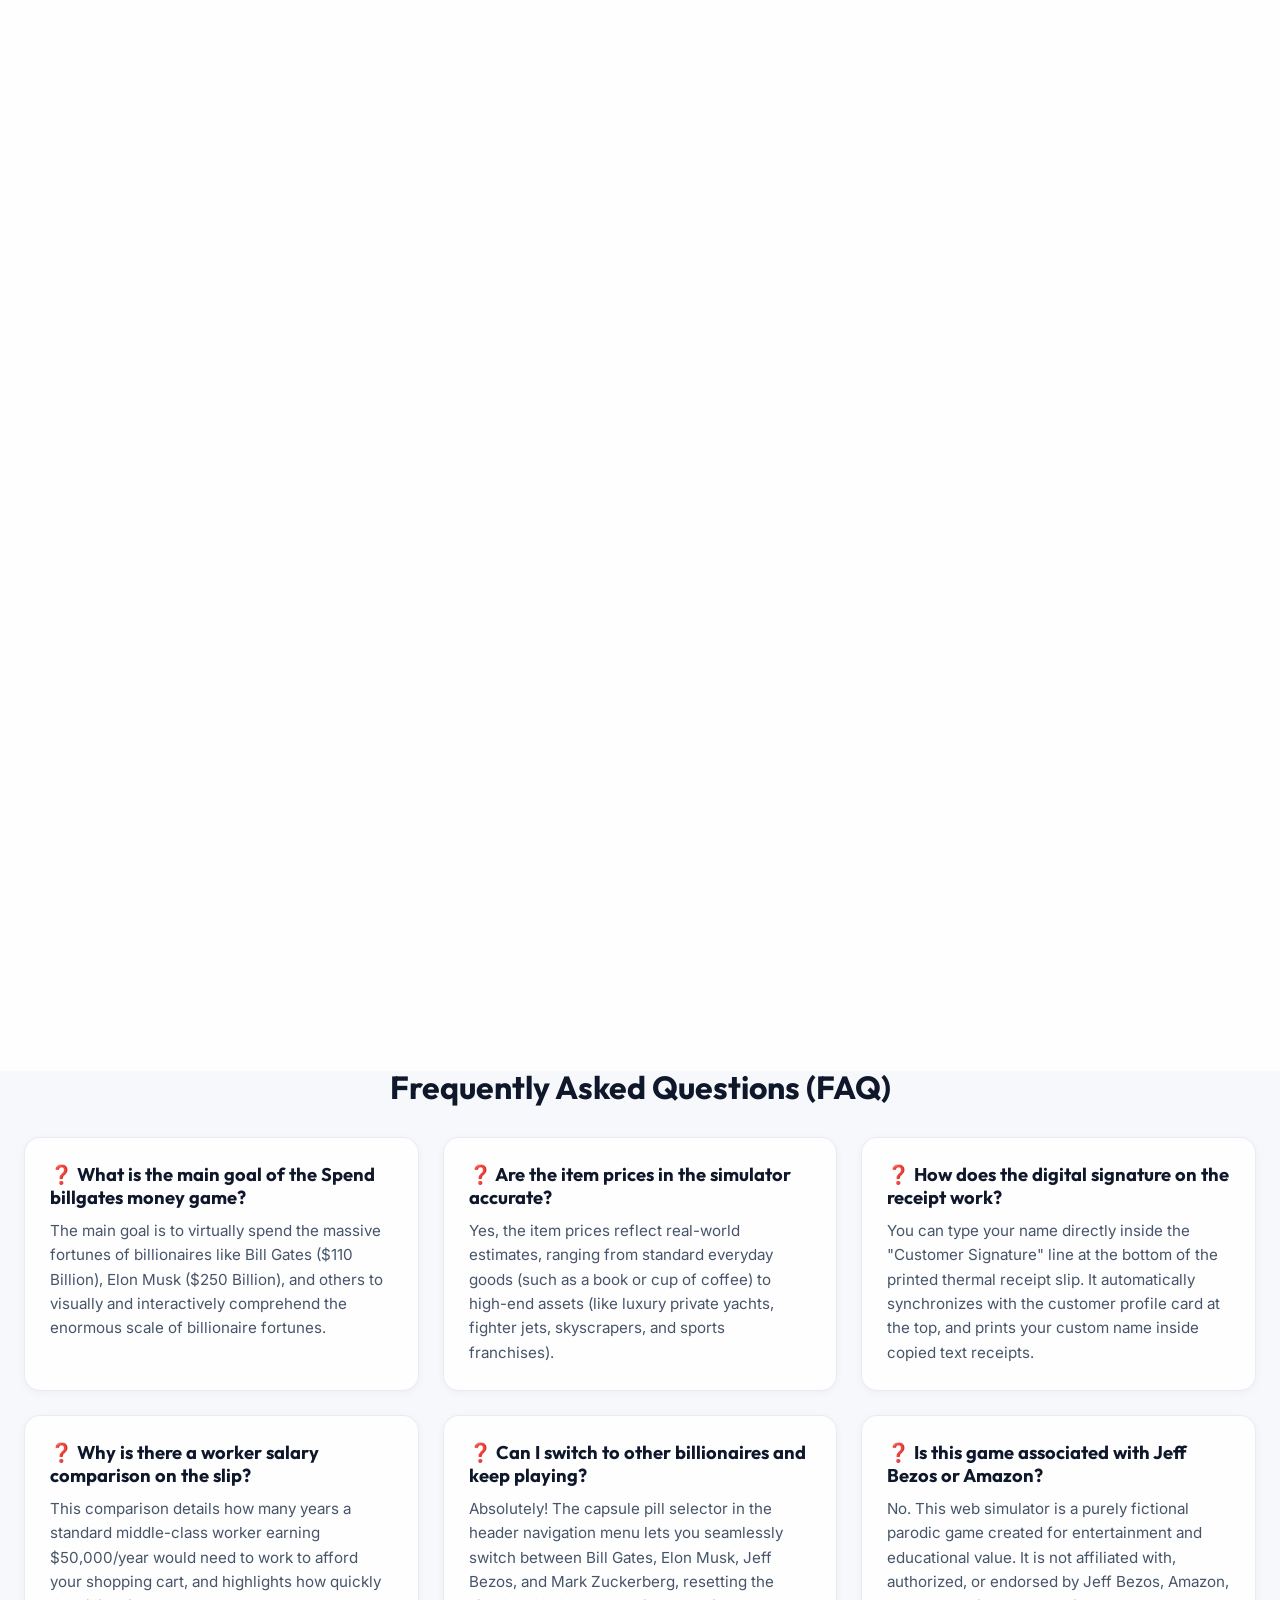
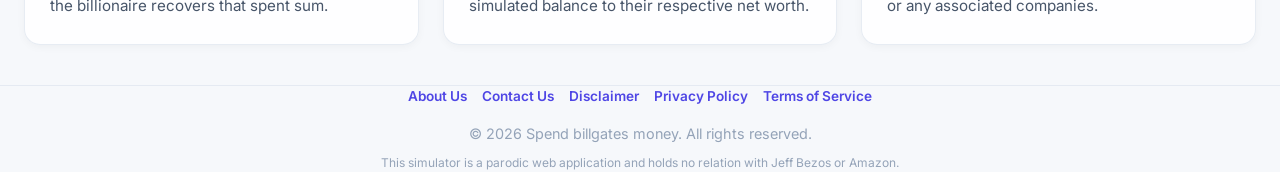
<file: spend-jeff-bezos-money.html>
<!DOCTYPE html>
<html lang="en" data-theme="light">
<head>
  <meta charset="UTF-8">
  <meta name="viewport" content="width=device-width, initial-scale=1.0">
  <link rel="icon" type="image/png" href="images/favicon.png">
  
  <!-- SEO Meta Tags -->
  <title>Spend Jeff Bezos Money Simulator - Virtual Game ($200 Billion)</title>
  <meta name="description" content="Play the Spend Jeff Bezos Money Simulator! Virtually spend Jeff Bezos' massive net worth of $200 Billion on 45 crazy items like jets, mega-yachts, and spaceships. Get instant receipts.">
  <meta name="keywords" content="spend jeff bezos money, jeff bezos simulator, jeff bezos money game, billionaire spending game, virtual jeff bezos fortune">
  <link rel="canonical" href="https://spendbillgates-money.github.io/spend-jeff-bezos-money">
  
  <!-- Open Graph -->
  <meta property="og:type" content="website">
  <meta property="og:title" content="Spend Jeff Bezos Money Simulator - Virtual Game ($200 Billion)">
  <meta property="og:description" content="Spend Jeff Bezos' fortune of $200 Billion on luxury mansions, yachts, private islands, and more. Generate and share your spending receipt!">
  <meta property="og:url" content="https://spendbillgates-money.github.io/spend-jeff-bezos-money">
  <meta property="og:image" content="images/avatar-jeff-bezos.jpg">

  <!-- Style -->
  <link rel="stylesheet" href="css/style.css">

  <!-- Schema Markup -->
  <script type="application/ld+json">
  {
    "@context": "https://schema.org",
    "@type": "VideoGame",
    "name": "Spend Jeff Bezos Money Simulator",
    "description": "Spend Jeff Bezos' net worth of $200 Billion on various items in this free web simulator.",
    "genre": "Simulation",
    "playMode": "SinglePlayer",
    "applicationCategory": "Game",
    "operatingSystem": "Web Browser"
  }
  </script>
</head>
<body>

  <!-- Navigation -->
  <header class="container">
    <nav class="header-nav" style="display: flex; justify-content: space-between; align-items: center; flex-wrap: wrap; gap: 15px; padding: 20px 0;">
      <a href="./" class="logo" style="text-decoration: none; color: inherit; display: flex; align-items: center; gap: 8px;">
        <img src="images/logo.png" alt="Silly Money Logo" class="logo-image"> Spend billgates money
      </a>
      
      <div class="nav-links-capsule">
        <a href="./" class="nav-link-item" id="nav-bill-gates">Bill Gates</a>
        <a href="spend-elon-musk-money" class="nav-link-item" id="nav-elon-musk">Elon Musk</a>
        <a href="spend-jeff-bezos-money" class="nav-link-item active-billionaire" id="nav-jeff-bezos">Jeff Bezos</a>
        <a href="spend-mark-zuckerberg-money" class="nav-link-item" id="nav-mark-zuckerberg">Mark Zuckerberg</a>
      </div>

      <div class="nav-actions">
        <button id="theme-toggle" class="theme-toggle">🌙 Dark Mode</button>
      </div>
    </nav>
  </header>

  <!-- Profile Banner -->
  <div class="container">
    <section class="hero-card">
      <div class="hero-content">
        <div class="profile-section">
          <div class="profile-avatar-container">
            <img class="profile-avatar" src="images/avatar-jeff-bezos.jpg" alt="Jeff Bezos Portrait">
          </div>
          <div>
            <h1 class="profile-title">Spend Jeff Bezos' Money</h1>
            <p class="profile-desc">
              Virtually spend Jeff Bezos' estimated fortune of <strong>$200,000,000,000</strong> ($200 Billion USD). Buy mega super yachts, mansions, private space trips, art collections, or sports franchises!
            </p>
          </div>
        </div>
      </div>
    </section>
  </div>

  <!-- Sticky Balance Bar -->
  <div class="sticky-balance-bar">
    <div class="container balance-container">
      <div class="balance-title">Remaining Balance</div>
      <div id="balance-number" class="balance-number">$200,000,000,000</div>
      <div class="spending-progress-wrapper">
        <div id="spending-progress-bar" class="spending-progress-bar"></div>
      </div>
      <div class="spending-stats">
        <span id="stat-spent">Spent: $0</span>
        <span id="stat-percent">0.0000% Spent</span>
      </div>
    </div>
  </div>

  <!-- Filter Bar & Grid -->
  <main class="container">
    <div id="filter-bar" class="filter-bar"></div>
    <div id="items-grid" class="items-grid"></div>

    <!-- Receipt -->
    <section id="receipt-section" class="receipt-section">
      <div class="receipt-header">
        <h2 class="receipt-title">Your Receipt</h2>
        <p class="receipt-subtitle">Spend Jeff Bezos Money Simulator</p>
      </div>
      <div class="receipt-body">
        <div id="receipt-items" class="receipt-items"></div>
        <div class="receipt-total-row">
          <span>TOTAL SPENT</span>
          <span id="receipt-total-val">$0</span>
        </div>
        <div class="receipt-actions">
          <button id="copy-receipt-btn" class="receipt-btn">📋 Copy Text Receipt</button>
          <button id="share-receipt-btn" class="receipt-btn primary">📤 Share Receipt</button>
        </div>
      </div>
    </section>
  </main>

  <!-- Screenshot Share Modal -->
  <div id="screenshot-modal" class="screenshot-modal">
    <div class="screenshot-card">
      <button id="screenshot-close" class="screenshot-close">&times;</button>
      <div class="screenshot-inner">
        <div class="screenshot-header">
          <span class="screenshot-badge">Receipt Card</span>
          <h3 style="font-size: 1.4rem;">I Spent <span id="screenshot-name">Jeff Bezos</span>' Money!</h3>
        </div>
        <div class="screenshot-stats">
          <div>
            <div class="screenshot-stat-label">Total Spent</div>
            <div id="screenshot-spent" class="screenshot-stat-val">$0</div>
          </div>
          <div>
            <div class="screenshot-stat-label">Spent %</div>
            <div id="screenshot-percent" class="screenshot-stat-val">0.00%</div>
          </div>
        </div>
        <div style="background: var(--panel-bg); border: 1px solid var(--panel-border); padding: 16px; border-radius: var(--radius-md); text-align: center; margin-bottom: 20px;">
          <div class="screenshot-stat-label">Remaining Balance</div>
          <div id="screenshot-remaining" style="font-size: 1.6rem; font-weight: 800; color: var(--buy-btn);"> $200,000,000,000</div>
        </div>
        <div class="screenshot-footer-tip">
          📸 Take a screenshot of this card to share with friends!
        </div>
      </div>
    </div>
  </div>

  <!-- Detailed Content & FAQ Section (SEO Optimized) -->
  <section class="container" style="margin-top: 60px; margin-bottom: 40px; text-align: left;">
    <hr style="border: 0; border-top: 1px solid var(--panel-border); margin-bottom: 40px;">
    
    <!-- Long Form Article Card -->
    <div class="hero-card" style="text-align: left; padding: 45px; margin-bottom: 40px; line-height: 1.8;">
      <h2 style="font-size: 2.2rem; margin-bottom: 20px; font-family: 'Outfit', sans-serif;">The Ultimate Guide to Spending Jeff Bezos' Fortune: Visualizing Fictional Billions</h2>
      
      <p style="color: var(--text-secondary); margin-bottom: 24px; font-size: 1.08rem;">
        Welcome to the ultimate web simulator, <strong>Spend billgates money</strong>. Have you ever closed your eyes and tried to imagine what it feels like to possess a fortune so vast that purchasing a custom fleet of SpaceX rockets or an entire NFL sports franchise doesn't even registers as a 5% drop in your bank balance? This game is built to solve that exact cognitive bottleneck. It allows you to virtually hold the reins of Jeff Bezos' estimated fortune of <strong>$200,000,000,000</strong> ($200 Billion USD) and try your best to spend every single dollar on 45 meticulously categorized luxury and normal items.
      </p>

      <h3 style="font-size: 1.5rem; margin-top: 35px; margin-bottom: 12px; font-family: 'Outfit', sans-serif;">1. The Mind-Boggling Reality of $200,000,000,000</h3>
      <p style="color: var(--text-secondary); margin-bottom: 16px; font-size: 1rem;">
        Human brains are fundamentally bad at processing large numbers. While we intuitively understand the difference between $10 and $100, our cognitive mapping breaks down when we transition from millions to billions. Let's look at a classic visualization method: <strong>time</strong>.
      </p>
      <div style="background: var(--bg-color); border-left: 4px solid var(--accent-color); padding: 20px; margin: 24px 0; border-radius: var(--radius-sm);">
        <ul style="list-style-type: none; display: flex; flex-direction: column; gap: 12px; color: var(--text-primary); font-weight: 500;">
          <li>⏰ If you spent <strong>$1 every single second</strong>, you would spend $1 Million in about <strong>11.5 days</strong>.</li>
          <li>⏳ To spend $1 Billion at the same rate of $1/second, it would take you <strong>31.7 years</strong>.</li>
          <li>🌌 To spend Jeff Bezos' entire fortune of $200 Billion, you would have to spend $1/second continuously for <strong>6,340 years</strong>!</li>
        </ul>
      </div>
      <p style="color: var(--text-secondary); margin-bottom: 16px; font-size: 1rem;">
        If you stacked one-dollar bills, a single million would reach about 360 feet high. A stack of $200 Billion in one-dollar bills would rise over <strong>13,600 miles</strong> into space—far past the orbit of low-earth satellites and international space stations!
      </p>

      <h3 style="font-size: 1.5rem; margin-top: 35px; margin-bottom: 12px; font-family: 'Outfit', sans-serif;">2. The Philosophy of the Simulator: Education Meets Parody</h3>
      <p style="color: var(--text-secondary); margin-bottom: 16px; font-size: 1rem;">
        The <strong>Spend billgates money</strong> simulator is more than a simple clicker game. It serves as an educational parody of modern capital concentration. Every time you fill your shopping cart with mega yachts, mansions, and private jets, the simulator dynamically calculates and displays a thermal receipt detailing your purchases. 
      </p>
      <p style="color: var(--text-secondary); margin-bottom: 16px; font-size: 1rem;">
        To highlight the scale of middle-class earnings, the printed receipt calculates the exact years of labor an average worker earning $50,000/year would need to complete to buy the same shopping cart. Additionally, it highlights the <strong>Billionaire Recovery Time</strong>—illustrating that the money you spent on mega items is earned back by Jeff Bezos in a matter of minutes or hours through passive interest and corporate stock dividends.
      </p>

      <h3 style="font-size: 1.5rem; margin-top: 35px; margin-bottom: 12px; font-family: 'Outfit', sans-serif;">3. Gamified Mechanics: Sound Effects, Tickers, and Achievements</h3>
      <p style="color: var(--text-secondary); margin-bottom: 16px; font-size: 1rem;">
        To create an immersive and highly addictive simulation, we have built-in several engaging desktop-quality features:
      </p>
      <ul style="color: var(--text-secondary); margin-left: 20px; margin-bottom: 24px; display: flex; flex-direction: column; gap: 8px;">
        <li>🔊 <strong>Web Audio Synthesizer</strong>: Programmatic sound effects synthesize double coin chimes (cha-ching) when buying and mechanical clicks when selling, loading instantly with zero external network downloads.</li>
        <li>📰 <strong>Parodic News Marquee</strong>: A scrolling headline ticker shifts text depending on your shopping cart (e.g., buying 50+ fast food items warns of a local diet emergency).</li>
        <li>🏆 <strong>Achievements Tracker</strong>: Eight different milestone achievements challenge you to spend the fortune in specific parodic ways (like buying the Mona Lisa or hoarding gold toilets).</li>
      </ul>

      <h3 style="font-size: 1.5rem; margin-top: 35px; margin-bottom: 12px; font-family: 'Outfit', sans-serif;">4. Can You Actually Spend It All?</h3>
      <p style="color: var(--text-secondary); margin-bottom: 16px; font-size: 1rem;">
        Many players start the game believing they can empty the balance in seconds. However, purchasing a single Ferrari ($250,000) or Rolex watch ($15,000) is like taking a single drop of water out of an ocean. Even buying luxury assets like Super Yachts ($150 Million) requires you to buy dozens of them to make any meaningful dent. This creates a fascinating realization about the upper limits of luxury consumption: there are simply not enough high-priced assets in the world to easily consume $200 Billion in cash without acquiring mega enterprises, skyscrapers, and sports networks.
      </p>
    </div>

    <!-- Expanded FAQ Accordion Grid -->
    <div style="margin-bottom: 40px;">
      <h2 style="text-align: center; margin-bottom: 30px; font-size: 2rem; font-family: 'Outfit', sans-serif;">Frequently Asked Questions (FAQ)</h2>
      <div style="display: grid; grid-template-columns: repeat(auto-fit, minmax(320px, 1fr)); gap: 24px;">
        
        <!-- FAQ 1 -->
        <div style="background: var(--panel-bg); border: 1px solid var(--panel-border); padding: 25px; border-radius: var(--radius-md); box-shadow: var(--shadow-sm); display: flex; flex-direction: column; justify-content: flex-start;">
          <h3 style="font-size: 1.15rem; margin-bottom: 10px; display: flex; align-items: center; gap: 8px; font-family: 'Outfit', sans-serif;">❓ What is the main goal of the Spend billgates money game?</h3>
          <p style="color: var(--text-secondary); font-size: 0.95rem; line-height: 1.6;">
            The main goal is to virtually spend the massive fortunes of billionaires like Bill Gates ($110 Billion), Elon Musk ($250 Billion), and others to visually and interactively comprehend the enormous scale of billionaire fortunes.
          </p>
        </div>
        
        <!-- FAQ 2 -->
        <div style="background: var(--panel-bg); border: 1px solid var(--panel-border); padding: 25px; border-radius: var(--radius-md); box-shadow: var(--shadow-sm); display: flex; flex-direction: column; justify-content: flex-start;">
          <h3 style="font-size: 1.15rem; margin-bottom: 10px; display: flex; align-items: center; gap: 8px; font-family: 'Outfit', sans-serif;">❓ Are the item prices in the simulator accurate?</h3>
          <p style="color: var(--text-secondary); font-size: 0.95rem; line-height: 1.6;">
            Yes, the item prices reflect real-world estimates, ranging from standard everyday goods (such as a book or cup of coffee) to high-end assets (like luxury private yachts, fighter jets, skyscrapers, and sports franchises).
          </p>
        </div>

        <!-- FAQ 3 -->
        <div style="background: var(--panel-bg); border: 1px solid var(--panel-border); padding: 25px; border-radius: var(--radius-md); box-shadow: var(--shadow-sm); display: flex; flex-direction: column; justify-content: flex-start;">
          <h3 style="font-size: 1.15rem; margin-bottom: 10px; display: flex; align-items: center; gap: 8px; font-family: 'Outfit', sans-serif;">❓ How does the digital signature on the receipt work?</h3>
          <p style="color: var(--text-secondary); font-size: 0.95rem; line-height: 1.6;">
            You can type your name directly inside the "Customer Signature" line at the bottom of the printed thermal receipt slip. It automatically synchronizes with the customer profile card at the top, and prints your custom name inside copied text receipts.
          </p>
        </div>

        <!-- FAQ 4 -->
        <div style="background: var(--panel-bg); border: 1px solid var(--panel-border); padding: 25px; border-radius: var(--radius-md); box-shadow: var(--shadow-sm); display: flex; flex-direction: column; justify-content: flex-start;">
          <h3 style="font-size: 1.15rem; margin-bottom: 10px; display: flex; align-items: center; gap: 8px; font-family: 'Outfit', sans-serif;">❓ Why is there a worker salary comparison on the slip?</h3>
          <p style="color: var(--text-secondary); font-size: 0.95rem; line-height: 1.6;">
            This comparison details how many years a standard middle-class worker earning $50,000/year would need to work to afford your shopping cart, and highlights how quickly the billionaire recovers that spent sum.
          </p>
        </div>

        <!-- FAQ 5 -->
        <div style="background: var(--panel-bg); border: 1px solid var(--panel-border); padding: 25px; border-radius: var(--radius-md); box-shadow: var(--shadow-sm); display: flex; flex-direction: column; justify-content: flex-start;">
          <h3 style="font-size: 1.15rem; margin-bottom: 10px; display: flex; align-items: center; gap: 8px; font-family: 'Outfit', sans-serif;">❓ Can I switch to other billionaires and keep playing?</h3>
          <p style="color: var(--text-secondary); font-size: 0.95rem; line-height: 1.6;">
            Absolutely! The capsule pill selector in the header navigation menu lets you seamlessly switch between Bill Gates, Elon Musk, Jeff Bezos, and Mark Zuckerberg, resetting the simulated balance to their respective net worth.
          </p>
        </div>

        <!-- FAQ 6 -->
        <div style="background: var(--panel-bg); border: 1px solid var(--panel-border); padding: 25px; border-radius: var(--radius-md); box-shadow: var(--shadow-sm); display: flex; flex-direction: column; justify-content: flex-start;">
          <h3 style="font-size: 1.15rem; margin-bottom: 10px; display: flex; align-items: center; gap: 8px; font-family: 'Outfit', sans-serif;">❓ Is this game associated with Jeff Bezos or Amazon?</h3>
          <p style="color: var(--text-secondary); font-size: 0.95rem; line-height: 1.6;">
            No. This web simulator is a purely fictional parodic game created for entertainment and educational value. It is not affiliated with, authorized, or endorsed by Jeff Bezos, Amazon, or any associated companies.
          </p>
        </div>

      </div>
    </div>
  </section>

  <!-- Footer -->
  <footer class="container">
    <div style="display: flex; justify-content: center; gap: 15px; margin-bottom: 15px; font-size: 0.85rem; flex-wrap: wrap;">
      <a href="about" style="font-weight: 600;">About Us</a>
      <a href="contact" style="font-weight: 600;">Contact Us</a>
      <a href="disclaimer" style="font-weight: 600;">Disclaimer</a>
      <a href="privacy-policy" style="font-weight: 600;">Privacy Policy</a>
      <a href="terms-of-service" style="font-weight: 600;">Terms of Service</a>
    </div>
    <p>&copy; 2026 Spend billgates money. All rights reserved.</p>
    <p style="font-size: 0.75rem; margin-top: 8px; color: var(--text-muted);">This simulator is a parodic web application and holds no relation with Jeff Bezos or Amazon.</p>
  </footer>

  <!-- Setup Global Variables for Page & Load Controller Scripts -->
  <script>
    window.billionaireName = "Jeff Bezos";
    window.billionaireFortune = 200000000000;
  </script>
  <script src="js/items.js"></script>
  <script src="js/app.js"></script>
</body>
</html>
</file>
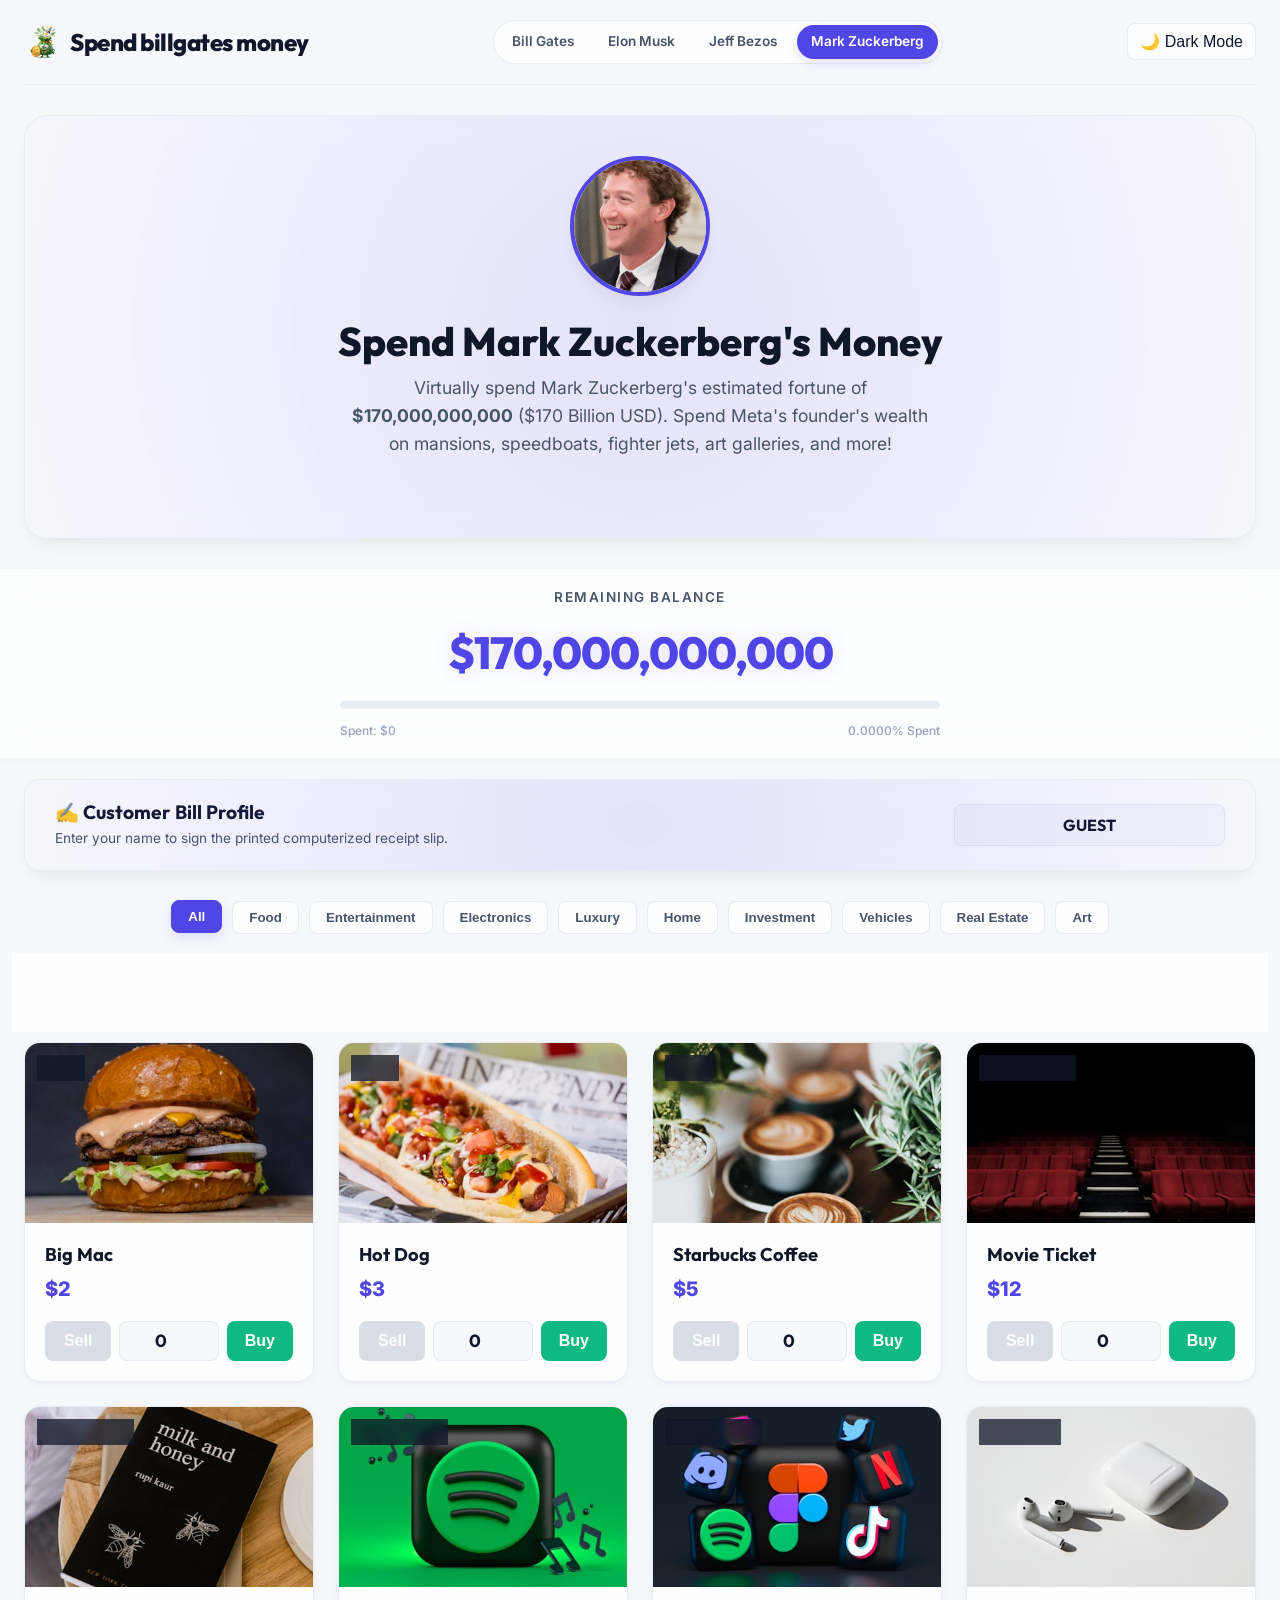
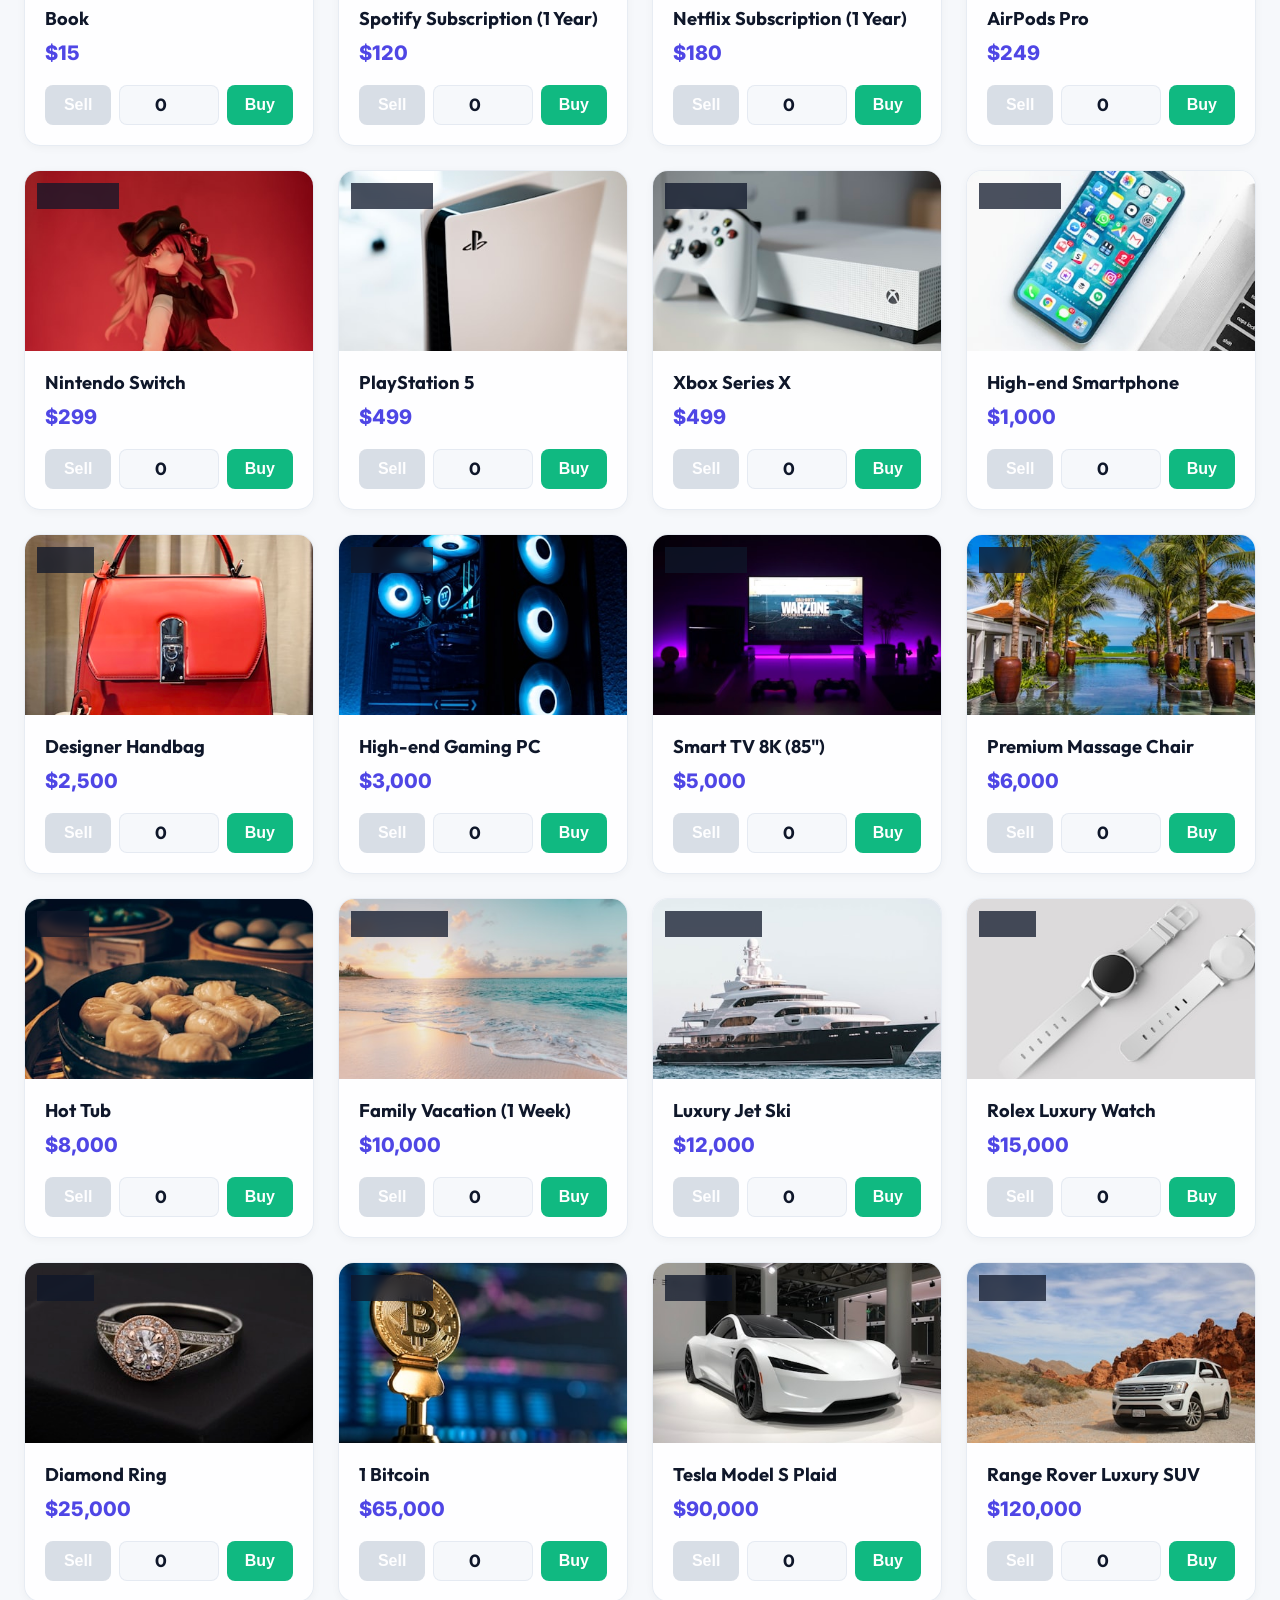
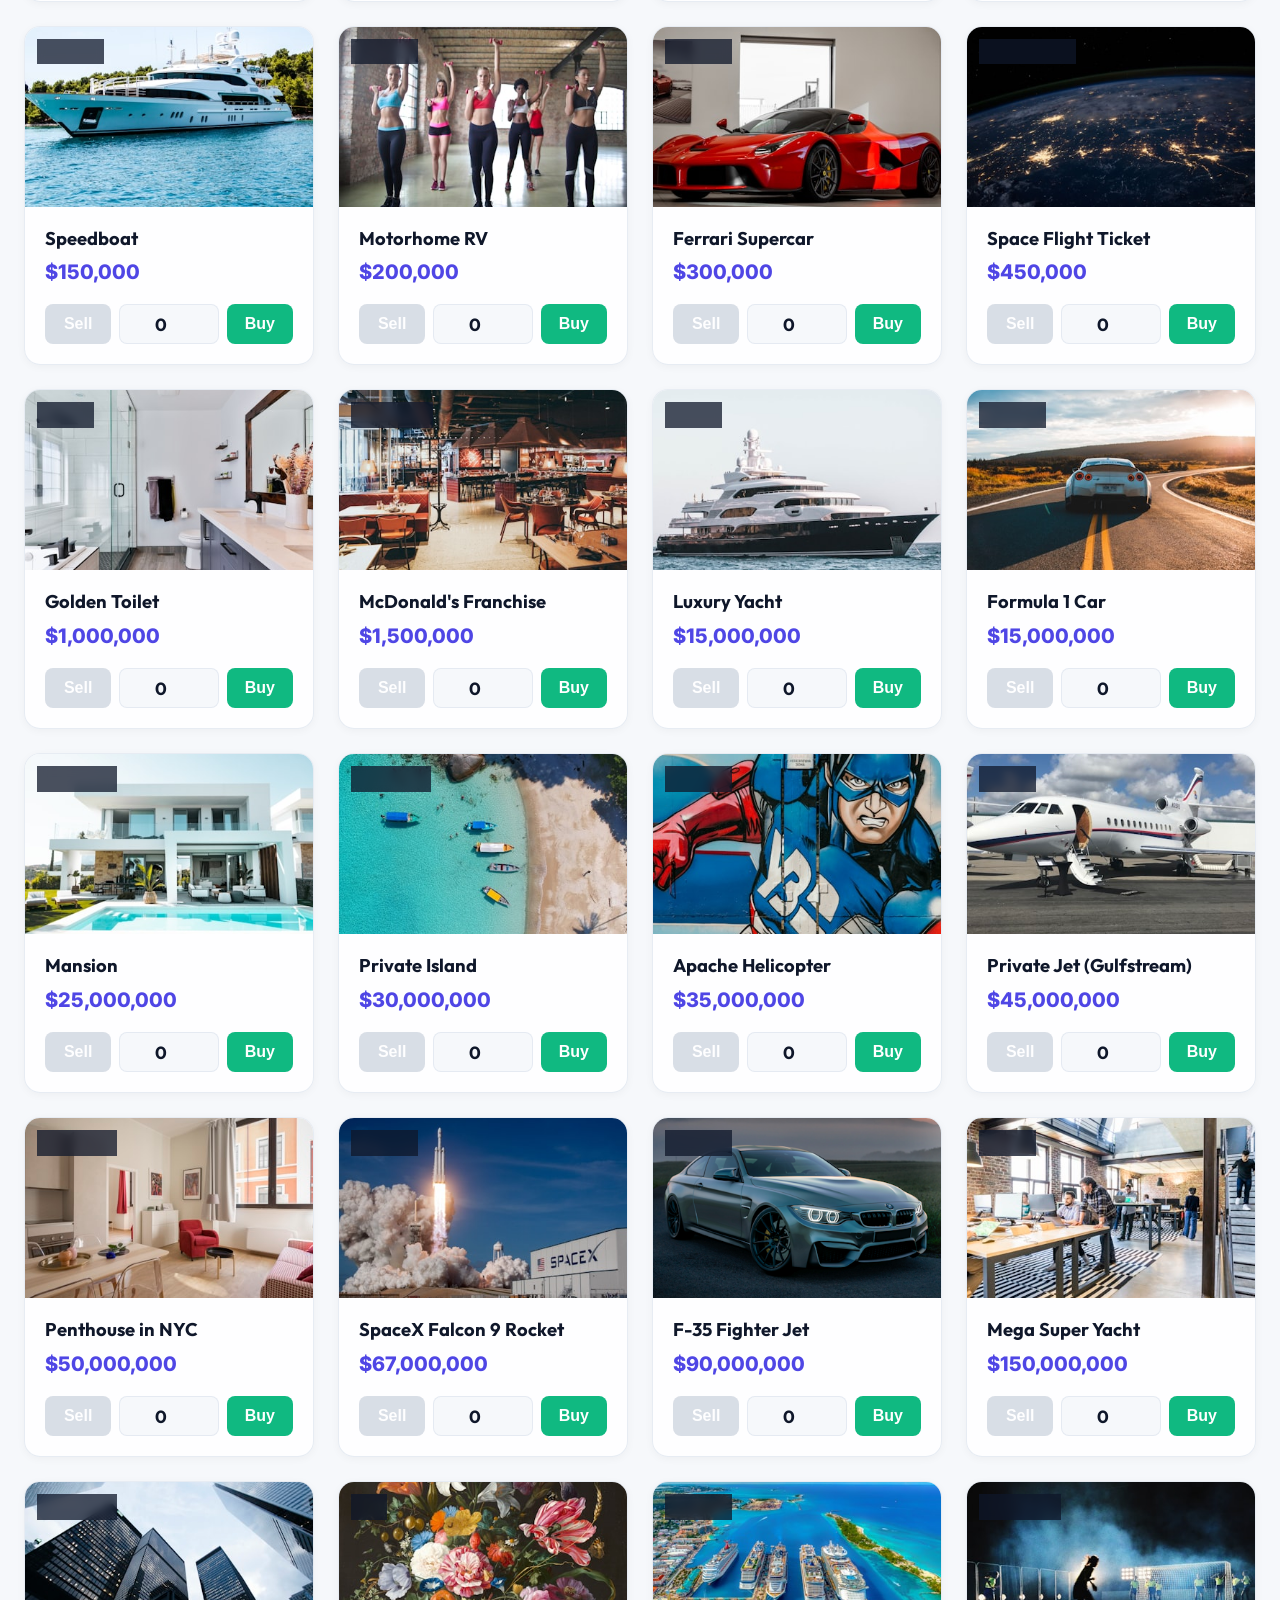
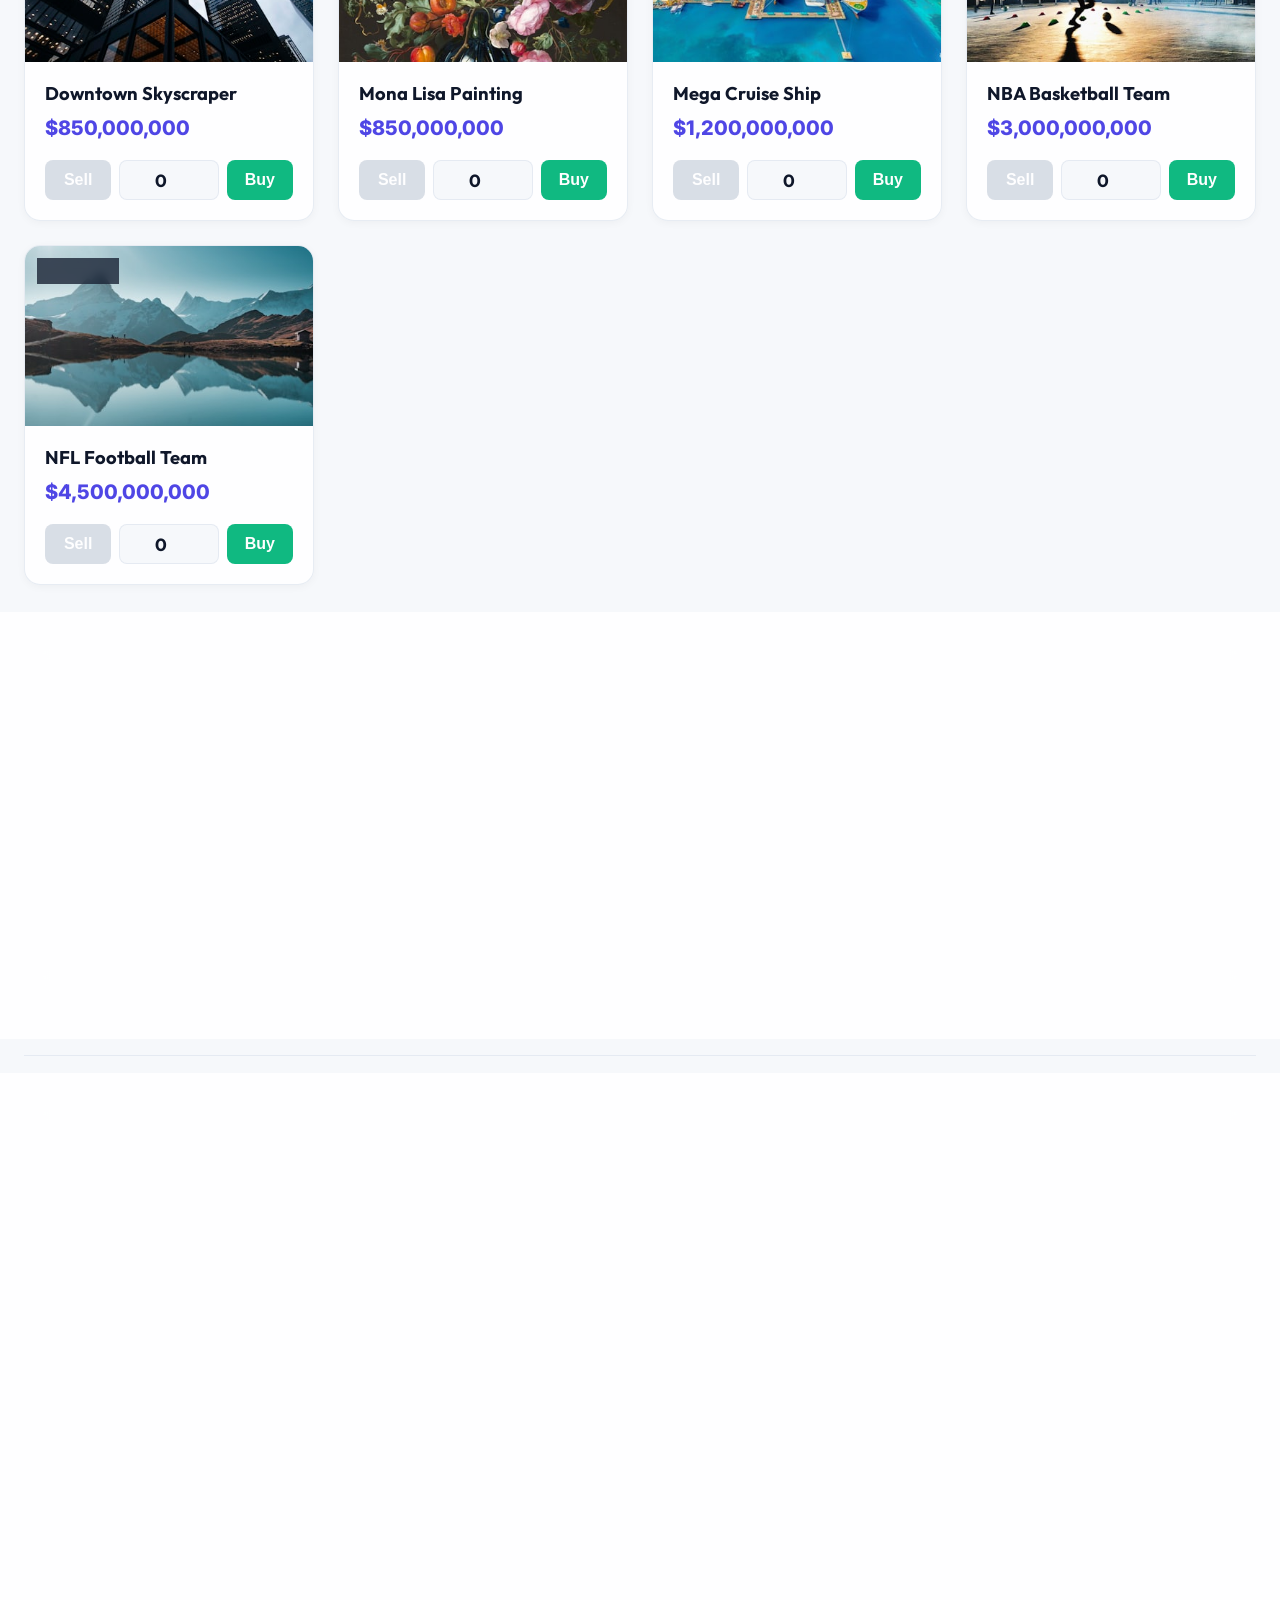
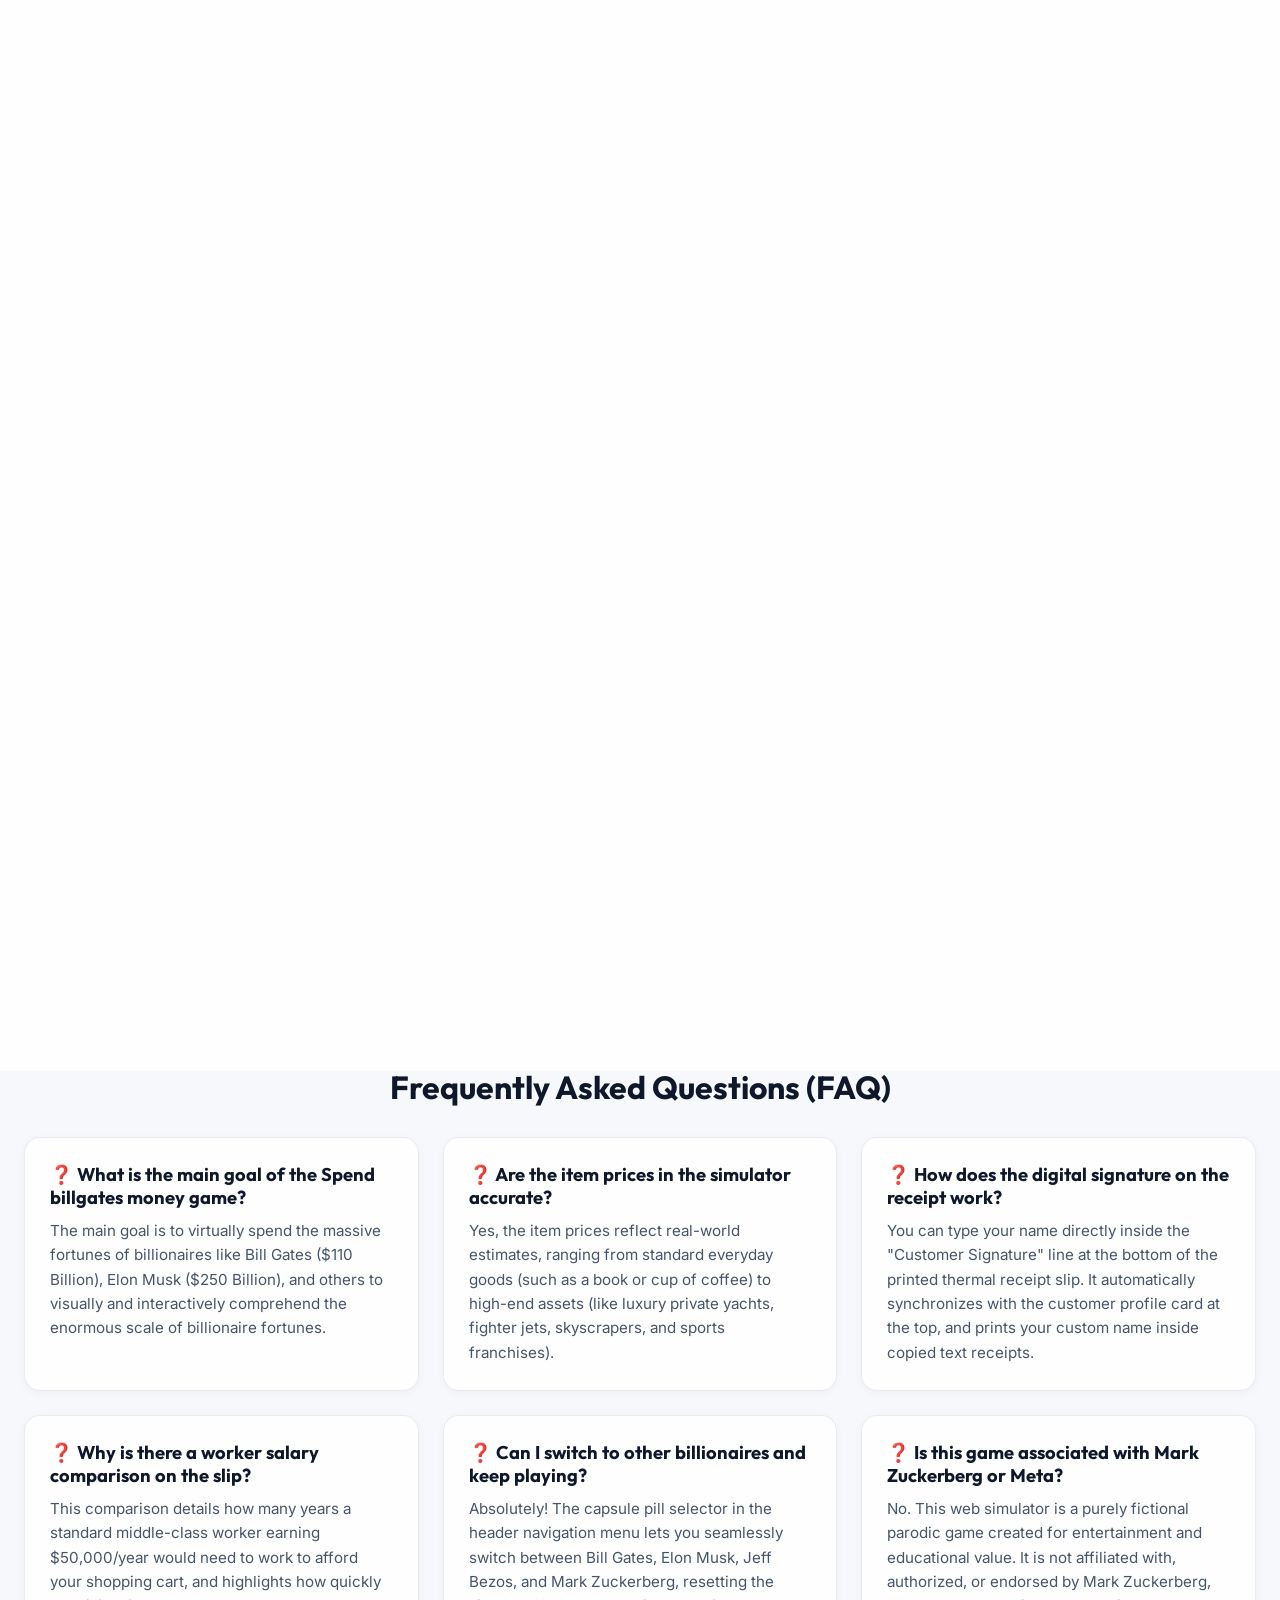
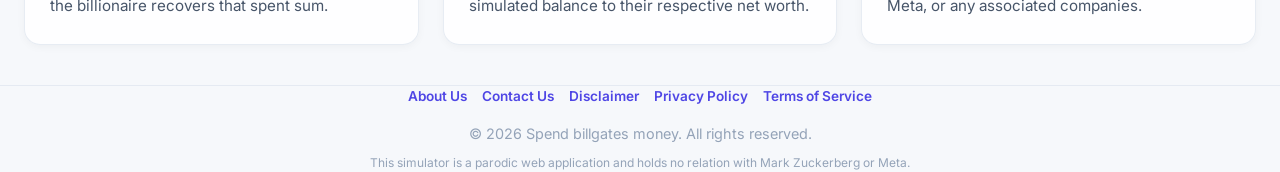
<file: spend-mark-zuckerberg-money.html>
<!DOCTYPE html>
<html lang="en" data-theme="light">
<head>
  <meta charset="UTF-8">
  <meta name="viewport" content="width=device-width, initial-scale=1.0">
  <link rel="icon" type="image/png" href="images/favicon.png">
  
  <!-- SEO Meta Tags -->
  <title>Spend Mark Zuckerberg Money Simulator - Virtual Game ($170 Billion)</title>
  <meta name="description" content="Play the Spend Mark Zuckerberg Money Simulator! Virtually spend Mark Zuckerberg's massive net worth of $170 Billion on 45 crazy items like VR headsets, yachts, and mansions.">
  <meta name="keywords" content="spend mark zuckerberg money, mark zuckerberg simulator, mark zuckerberg money game, billionaire spending game, virtual mark zuckerberg fortune">
  <link rel="canonical" href="https://spendbillgates-money.github.io/spend-mark-zuckerberg-money">
  
  <!-- Open Graph -->
  <meta property="og:type" content="website">
  <meta property="og:title" content="Spend Mark Zuckerberg Money Simulator - Virtual Game ($170 Billion)">
  <meta property="og:description" content="Spend Mark Zuckerberg's fortune of $170 Billion on virtual mansions, jets, islands, and more. Generate and share your spending receipt!">
  <meta property="og:url" content="https://spendbillgates-money.github.io/spend-mark-zuckerberg-money">
  <meta property="og:image" content="images/avatar-mark-zuckerberg.jpg">

  <!-- Style -->
  <link rel="stylesheet" href="css/style.css">

  <!-- Schema Markup -->
  <script type="application/ld+json">
  {
    "@context": "https://schema.org",
    "@type": "VideoGame",
    "name": "Spend Mark Zuckerberg Money Simulator",
    "description": "Spend Mark Zuckerberg's net worth of $170 Billion on various items in this free web simulator.",
    "genre": "Simulation",
    "playMode": "SinglePlayer",
    "applicationCategory": "Game",
    "operatingSystem": "Web Browser"
  }
  </script>
</head>
<body>

  <!-- Navigation -->
  <header class="container">
    <nav class="header-nav" style="display: flex; justify-content: space-between; align-items: center; flex-wrap: wrap; gap: 15px; padding: 20px 0;">
      <a href="./" class="logo" style="text-decoration: none; color: inherit; display: flex; align-items: center; gap: 8px;">
        <img src="images/logo.png" alt="Silly Money Logo" class="logo-image"> Spend billgates money
      </a>
      
      <div class="nav-links-capsule">
        <a href="./" class="nav-link-item" id="nav-bill-gates">Bill Gates</a>
        <a href="spend-elon-musk-money" class="nav-link-item" id="nav-elon-musk">Elon Musk</a>
        <a href="spend-jeff-bezos-money" class="nav-link-item" id="nav-jeff-bezos">Jeff Bezos</a>
        <a href="spend-mark-zuckerberg-money" class="nav-link-item active-billionaire" id="nav-mark-zuckerberg">Mark Zuckerberg</a>
      </div>

      <div class="nav-actions">
        <button id="theme-toggle" class="theme-toggle">🌙 Dark Mode</button>
      </div>
    </nav>
  </header>

  <!-- Profile Banner -->
  <div class="container">
    <section class="hero-card">
      <div class="hero-content">
        <div class="profile-section">
          <div class="profile-avatar-container">
            <img class="profile-avatar" src="images/avatar-mark-zuckerberg.jpg" alt="Mark Zuckerberg Portrait">
          </div>
          <div>
            <h1 class="profile-title">Spend Mark Zuckerberg's Money</h1>
            <p class="profile-desc">
              Virtually spend Mark Zuckerberg's estimated fortune of <strong>$170,000,000,000</strong> ($170 Billion USD). Spend Meta's founder's wealth on mansions, speedboats, fighter jets, art galleries, and more!
            </p>
          </div>
        </div>
      </div>
    </section>
  </div>

  <!-- Sticky Balance Bar -->
  <div class="sticky-balance-bar">
    <div class="container balance-container">
      <div class="balance-title">Remaining Balance</div>
      <div id="balance-number" class="balance-number">$170,000,000,000</div>
      <div class="spending-progress-wrapper">
        <div id="spending-progress-bar" class="spending-progress-bar"></div>
      </div>
      <div class="spending-stats">
        <span id="stat-spent">Spent: $0</span>
        <span id="stat-percent">0.0000% Spent</span>
      </div>
    </div>
  </div>

  <!-- Filter Bar & Grid -->
  <main class="container">
    <div id="filter-bar" class="filter-bar"></div>
    <div id="items-grid" class="items-grid"></div>

    <!-- Receipt -->
    <section id="receipt-section" class="receipt-section">
      <div class="receipt-header">
        <h2 class="receipt-title">Your Receipt</h2>
        <p class="receipt-subtitle">Spend Mark Zuckerberg Money Simulator</p>
      </div>
      <div class="receipt-body">
        <div id="receipt-items" class="receipt-items"></div>
        <div class="receipt-total-row">
          <span>TOTAL SPENT</span>
          <span id="receipt-total-val">$0</span>
        </div>
        <div class="receipt-actions">
          <button id="copy-receipt-btn" class="receipt-btn">📋 Copy Text Receipt</button>
          <button id="share-receipt-btn" class="receipt-btn primary">📤 Share Receipt</button>
        </div>
      </div>
    </section>
  </main>

  <!-- Screenshot Share Modal -->
  <div id="screenshot-modal" class="screenshot-modal">
    <div class="screenshot-card">
      <button id="screenshot-close" class="screenshot-close">&times;</button>
      <div class="screenshot-inner">
        <div class="screenshot-header">
          <span class="screenshot-badge">Receipt Card</span>
          <h3 style="font-size: 1.4rem;">I Spent <span id="screenshot-name">Mark Zuckerberg</span>'s Money!</h3>
        </div>
        <div class="screenshot-stats">
          <div>
            <div class="screenshot-stat-label">Total Spent</div>
            <div id="screenshot-spent" class="screenshot-stat-val">$0</div>
          </div>
          <div>
            <div class="screenshot-stat-label">Spent %</div>
            <div id="screenshot-percent" class="screenshot-stat-val">0.00%</div>
          </div>
        </div>
        <div style="background: var(--panel-bg); border: 1px solid var(--panel-border); padding: 16px; border-radius: var(--radius-md); text-align: center; margin-bottom: 20px;">
          <div class="screenshot-stat-label">Remaining Balance</div>
          <div id="screenshot-remaining" style="font-size: 1.6rem; font-weight: 800; color: var(--buy-btn);"> $170,000,000,000</div>
        </div>
        <div class="screenshot-footer-tip">
          📸 Take a screenshot of this card to share with friends!
        </div>
      </div>
    </div>
  </div>

  <!-- Detailed Content & FAQ Section (SEO Optimized) -->
  <section class="container" style="margin-top: 60px; margin-bottom: 40px; text-align: left;">
    <hr style="border: 0; border-top: 1px solid var(--panel-border); margin-bottom: 40px;">
    
    <!-- Long Form Article Card -->
    <div class="hero-card" style="text-align: left; padding: 45px; margin-bottom: 40px; line-height: 1.8;">
      <h2 style="font-size: 2.2rem; margin-bottom: 20px; font-family: 'Outfit', sans-serif;">The Ultimate Guide to Spending Mark Zuckerberg's Fortune: Visualizing Fictional Billions</h2>
      
      <p style="color: var(--text-secondary); margin-bottom: 24px; font-size: 1.08rem;">
        Welcome to the ultimate web simulator, <strong>Spend billgates money</strong>. Have you ever closed your eyes and tried to imagine what it feels like to possess a fortune so vast that purchasing a custom fleet of SpaceX rockets or an entire NFL sports franchise doesn't even registers as a 5% drop in your bank balance? This game is built to solve that exact cognitive bottleneck. It allows you to virtually hold the reins of Mark Zuckerberg's estimated fortune of <strong>$170,000,000,000</strong> ($170 Billion USD) and try your best to spend every single dollar on 45 meticulously categorized luxury and normal items.
      </p>

      <h3 style="font-size: 1.5rem; margin-top: 35px; margin-bottom: 12px; font-family: 'Outfit', sans-serif;">1. The Mind-Boggling Reality of $170,000,000,000</h3>
      <p style="color: var(--text-secondary); margin-bottom: 16px; font-size: 1rem;">
        Human brains are fundamentally bad at processing large numbers. While we intuitively understand the difference between $10 and $100, our cognitive mapping breaks down when we transition from millions to billions. Let's look at a classic visualization method: <strong>time</strong>.
      </p>
      <div style="background: var(--bg-color); border-left: 4px solid var(--accent-color); padding: 20px; margin: 24px 0; border-radius: var(--radius-sm);">
        <ul style="list-style-type: none; display: flex; flex-direction: column; gap: 12px; color: var(--text-primary); font-weight: 500;">
          <li>⏰ If you spent <strong>$1 every single second</strong>, you would spend $1 Million in about <strong>11.5 days</strong>.</li>
          <li>⏳ To spend $1 Billion at the same rate of $1/second, it would take you <strong>31.7 years</strong>.</li>
          <li>🌌 To spend Mark Zuckerberg's entire fortune of $170 Billion, you would have to spend $1/second continuously for <strong>5,387 years</strong>!</li>
        </ul>
      </div>
      <p style="color: var(--text-secondary); margin-bottom: 16px; font-size: 1rem;">
        If you stacked one-dollar bills, a single million would reach about 360 feet high. A stack of $170 Billion in one-dollar bills would rise over <strong>11,500 miles</strong> into space—far past the orbit of low-earth satellites and international space stations!
      </p>

      <h3 style="font-size: 1.5rem; margin-top: 35px; margin-bottom: 12px; font-family: 'Outfit', sans-serif;">2. The Philosophy of the Simulator: Education Meets Parody</h3>
      <p style="color: var(--text-secondary); margin-bottom: 16px; font-size: 1rem;">
        The <strong>Spend billgates money</strong> simulator is more than a simple clicker game. It serves as an educational parody of modern capital concentration. Every time you fill your shopping cart with mega yachts, mansions, and private jets, the simulator dynamically calculates and displays a thermal receipt detailing your purchases. 
      </p>
      <p style="color: var(--text-secondary); margin-bottom: 16px; font-size: 1rem;">
        To highlight the scale of middle-class earnings, the printed receipt calculates the exact years of labor an average worker earning $50,000/year would need to complete to buy the same shopping cart. Additionally, it highlights the <strong>Billionaire Recovery Time</strong>—illustrating that the money you spent on mega items is earned back by Mark Zuckerberg in a matter of minutes or hours through passive interest and corporate stock dividends.
      </p>

      <h3 style="font-size: 1.5rem; margin-top: 35px; margin-bottom: 12px; font-family: 'Outfit', sans-serif;">3. Gamified Mechanics: Sound Effects, Tickers, and Achievements</h3>
      <p style="color: var(--text-secondary); margin-bottom: 16px; font-size: 1rem;">
        To create an immersive and highly addictive simulation, we have built-in several engaging desktop-quality features:
      </p>
      <ul style="color: var(--text-secondary); margin-left: 20px; margin-bottom: 24px; display: flex; flex-direction: column; gap: 8px;">
        <li>🔊 <strong>Web Audio Synthesizer</strong>: Programmatic sound effects synthesize double coin chimes (cha-ching) when buying and mechanical clicks when selling, loading instantly with zero external network downloads.</li>
        <li>📰 <strong>Parodic News Marquee</strong>: A scrolling headline ticker shifts text depending on your shopping cart (e.g., buying 50+ fast food items warns of a local diet emergency).</li>
        <li>🏆 <strong>Achievements Tracker</strong>: Eight different milestone achievements challenge you to spend the fortune in specific parodic ways (like buying the Mona Lisa or hoarding gold toilets).</li>
      </ul>

      <h3 style="font-size: 1.5rem; margin-top: 35px; margin-bottom: 12px; font-family: 'Outfit', sans-serif;">4. Can You Actually Spend It All?</h3>
      <p style="color: var(--text-secondary); margin-bottom: 16px; font-size: 1rem;">
        Many players start the game believing they can empty the balance in seconds. However, purchasing a single Ferrari ($250,000) or Rolex watch ($15,000) is like taking a single drop of water out of an ocean. Even buying luxury assets like Super Yachts ($150 Million) requires you to buy dozens of them to make any meaningful dent. This creates a fascinating realization about the upper limits of luxury consumption: there are simply not enough high-priced assets in the world to easily consume $170 Billion in cash without acquiring mega enterprises, skyscrapers, and sports networks.
      </p>
    </div>

    <!-- Expanded FAQ Accordion Grid -->
    <div style="margin-bottom: 40px;">
      <h2 style="text-align: center; margin-bottom: 30px; font-size: 2rem; font-family: 'Outfit', sans-serif;">Frequently Asked Questions (FAQ)</h2>
      <div style="display: grid; grid-template-columns: repeat(auto-fit, minmax(320px, 1fr)); gap: 24px;">
        
        <!-- FAQ 1 -->
        <div style="background: var(--panel-bg); border: 1px solid var(--panel-border); padding: 25px; border-radius: var(--radius-md); box-shadow: var(--shadow-sm); display: flex; flex-direction: column; justify-content: flex-start;">
          <h3 style="font-size: 1.15rem; margin-bottom: 10px; display: flex; align-items: center; gap: 8px; font-family: 'Outfit', sans-serif;">❓ What is the main goal of the Spend billgates money game?</h3>
          <p style="color: var(--text-secondary); font-size: 0.95rem; line-height: 1.6;">
            The main goal is to virtually spend the massive fortunes of billionaires like Bill Gates ($110 Billion), Elon Musk ($250 Billion), and others to visually and interactively comprehend the enormous scale of billionaire fortunes.
          </p>
        </div>
        
        <!-- FAQ 2 -->
        <div style="background: var(--panel-bg); border: 1px solid var(--panel-border); padding: 25px; border-radius: var(--radius-md); box-shadow: var(--shadow-sm); display: flex; flex-direction: column; justify-content: flex-start;">
          <h3 style="font-size: 1.15rem; margin-bottom: 10px; display: flex; align-items: center; gap: 8px; font-family: 'Outfit', sans-serif;">❓ Are the item prices in the simulator accurate?</h3>
          <p style="color: var(--text-secondary); font-size: 0.95rem; line-height: 1.6;">
            Yes, the item prices reflect real-world estimates, ranging from standard everyday goods (such as a book or cup of coffee) to high-end assets (like luxury private yachts, fighter jets, skyscrapers, and sports franchises).
          </p>
        </div>

        <!-- FAQ 3 -->
        <div style="background: var(--panel-bg); border: 1px solid var(--panel-border); padding: 25px; border-radius: var(--radius-md); box-shadow: var(--shadow-sm); display: flex; flex-direction: column; justify-content: flex-start;">
          <h3 style="font-size: 1.15rem; margin-bottom: 10px; display: flex; align-items: center; gap: 8px; font-family: 'Outfit', sans-serif;">❓ How does the digital signature on the receipt work?</h3>
          <p style="color: var(--text-secondary); font-size: 0.95rem; line-height: 1.6;">
            You can type your name directly inside the "Customer Signature" line at the bottom of the printed thermal receipt slip. It automatically synchronizes with the customer profile card at the top, and prints your custom name inside copied text receipts.
          </p>
        </div>

        <!-- FAQ 4 -->
        <div style="background: var(--panel-bg); border: 1px solid var(--panel-border); padding: 25px; border-radius: var(--radius-md); box-shadow: var(--shadow-sm); display: flex; flex-direction: column; justify-content: flex-start;">
          <h3 style="font-size: 1.15rem; margin-bottom: 10px; display: flex; align-items: center; gap: 8px; font-family: 'Outfit', sans-serif;">❓ Why is there a worker salary comparison on the slip?</h3>
          <p style="color: var(--text-secondary); font-size: 0.95rem; line-height: 1.6;">
            This comparison details how many years a standard middle-class worker earning $50,000/year would need to work to afford your shopping cart, and highlights how quickly the billionaire recovers that spent sum.
          </p>
        </div>

        <!-- FAQ 5 -->
        <div style="background: var(--panel-bg); border: 1px solid var(--panel-border); padding: 25px; border-radius: var(--radius-md); box-shadow: var(--shadow-sm); display: flex; flex-direction: column; justify-content: flex-start;">
          <h3 style="font-size: 1.15rem; margin-bottom: 10px; display: flex; align-items: center; gap: 8px; font-family: 'Outfit', sans-serif;">❓ Can I switch to other billionaires and keep playing?</h3>
          <p style="color: var(--text-secondary); font-size: 0.95rem; line-height: 1.6;">
            Absolutely! The capsule pill selector in the header navigation menu lets you seamlessly switch between Bill Gates, Elon Musk, Jeff Bezos, and Mark Zuckerberg, resetting the simulated balance to their respective net worth.
          </p>
        </div>

        <!-- FAQ 6 -->
        <div style="background: var(--panel-bg); border: 1px solid var(--panel-border); padding: 25px; border-radius: var(--radius-md); box-shadow: var(--shadow-sm); display: flex; flex-direction: column; justify-content: flex-start;">
          <h3 style="font-size: 1.15rem; margin-bottom: 10px; display: flex; align-items: center; gap: 8px; font-family: 'Outfit', sans-serif;">❓ Is this game associated with Mark Zuckerberg or Meta?</h3>
          <p style="color: var(--text-secondary); font-size: 0.95rem; line-height: 1.6;">
            No. This web simulator is a purely fictional parodic game created for entertainment and educational value. It is not affiliated with, authorized, or endorsed by Mark Zuckerberg, Meta, or any associated companies.
          </p>
        </div>

      </div>
    </div>
  </section>

  <!-- Footer -->
  <footer class="container">
    <div style="display: flex; justify-content: center; gap: 15px; margin-bottom: 15px; font-size: 0.85rem; flex-wrap: wrap;">
      <a href="about" style="font-weight: 600;">About Us</a>
      <a href="contact" style="font-weight: 600;">Contact Us</a>
      <a href="disclaimer" style="font-weight: 600;">Disclaimer</a>
      <a href="privacy-policy" style="font-weight: 600;">Privacy Policy</a>
      <a href="terms-of-service" style="font-weight: 600;">Terms of Service</a>
    </div>
    <p>&copy; 2026 Spend billgates money. All rights reserved.</p>
    <p style="font-size: 0.75rem; margin-top: 8px; color: var(--text-muted);">This simulator is a parodic web application and holds no relation with Mark Zuckerberg or Meta.</p>
  </footer>

  <!-- Setup Global Variables for Page & Load Controller Scripts -->
  <script>
    window.billionaireName = "Mark Zuckerberg";
    window.billionaireFortune = 170000000000;
  </script>
  <script src="js/items.js"></script>
  <script src="js/app.js"></script>
</body>
</html>
</file>
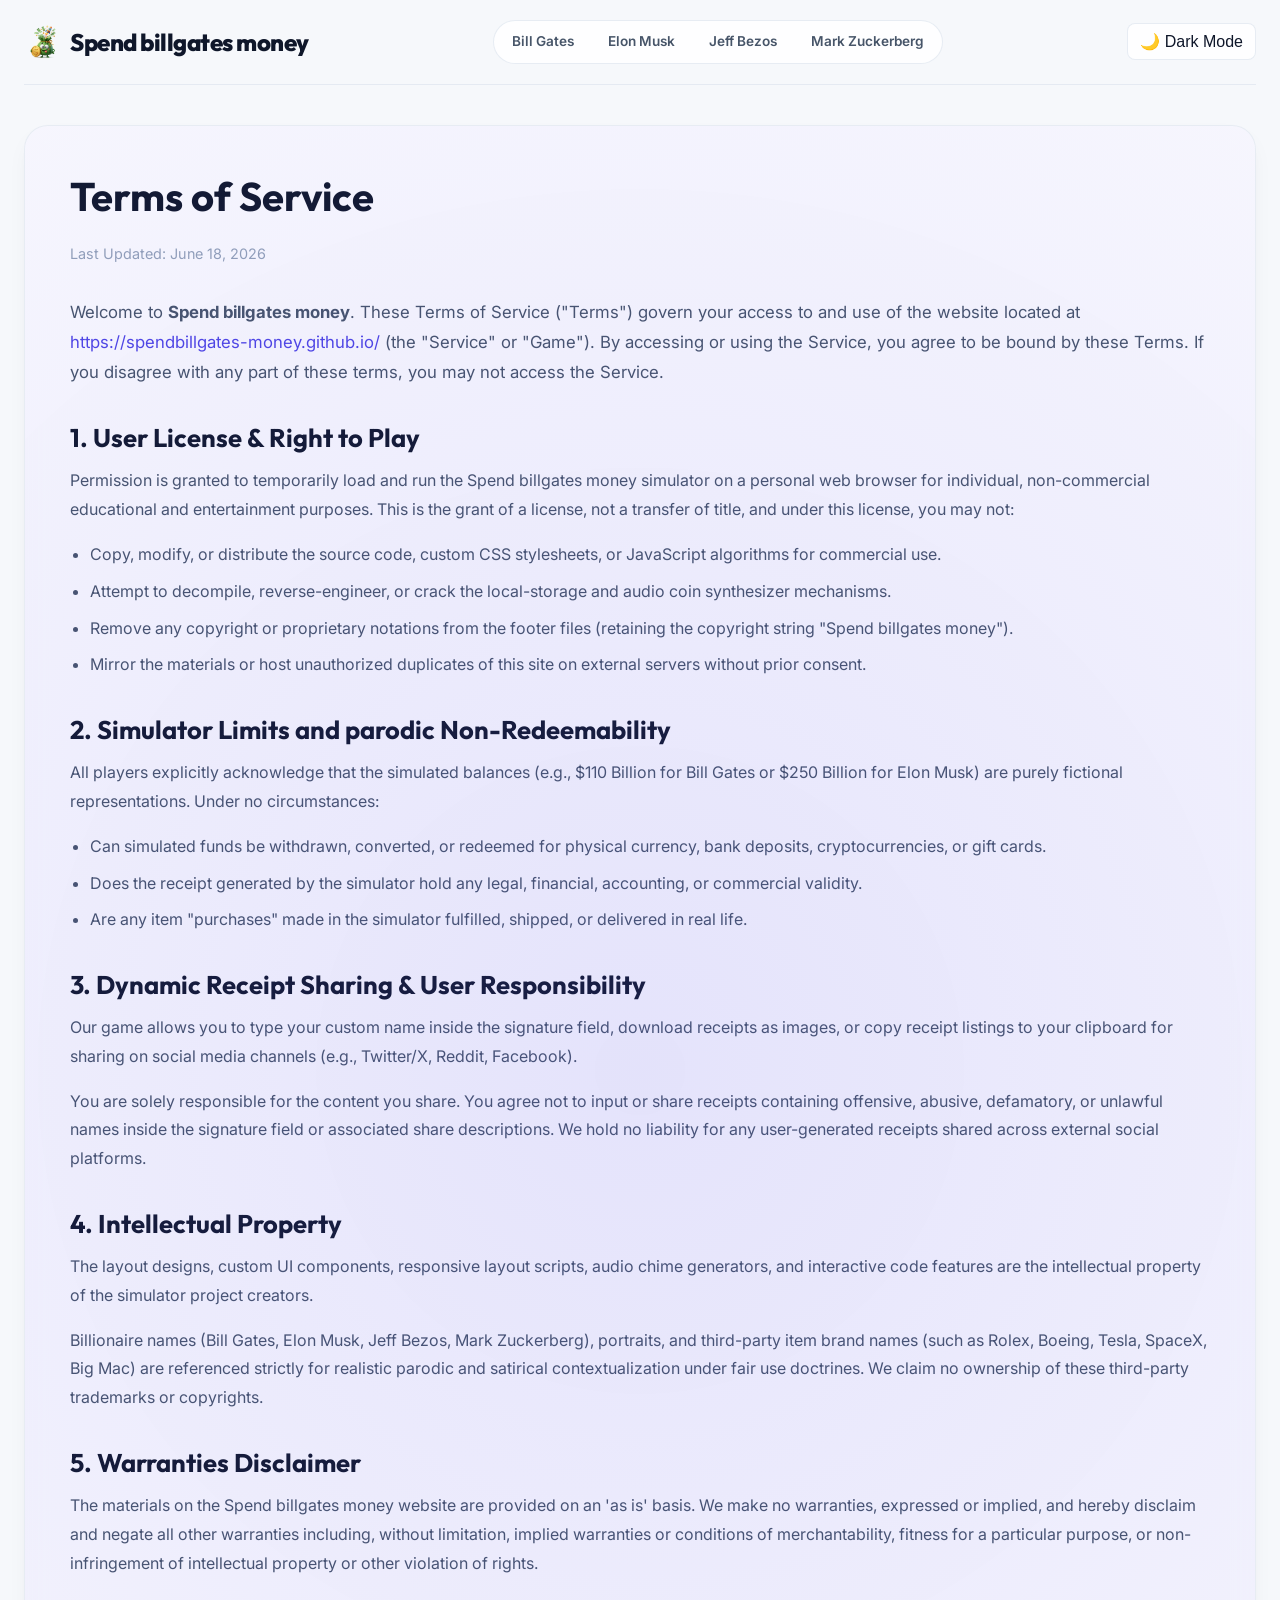
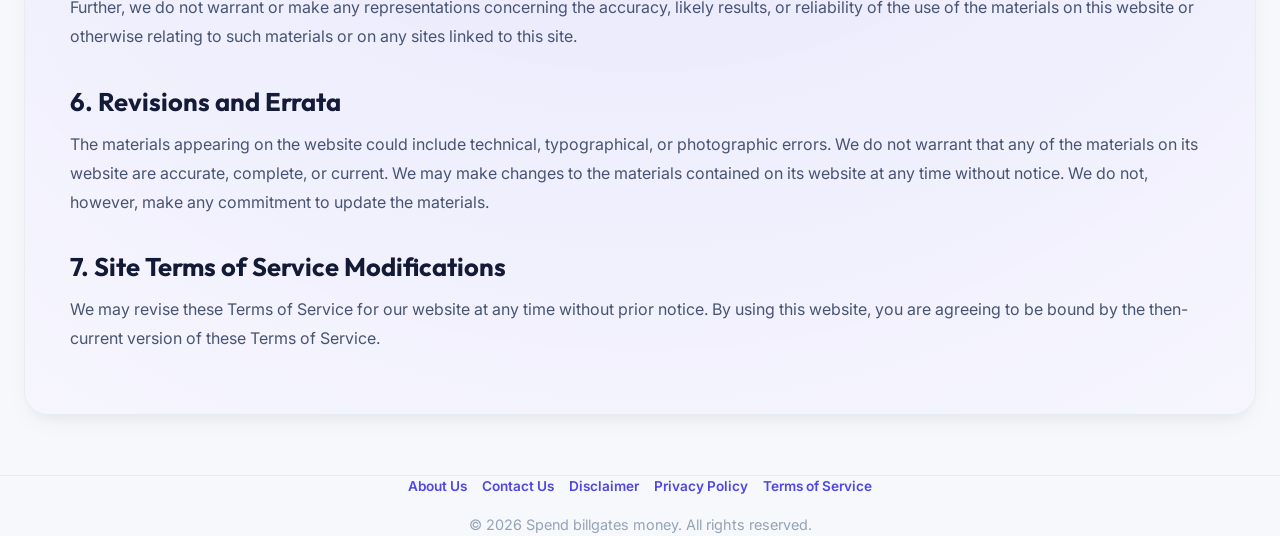
<file: terms-of-service.html>
<!DOCTYPE html>
<html lang="en" data-theme="light">
<head>
  <meta charset="UTF-8">
  <meta name="viewport" content="width=device-width, initial-scale=1.0">
  <link rel="icon" type="image/png" href="images/favicon.png">
  
  <!-- SEO Meta Tags -->
  <title>Terms of Service - Spend billgates money Simulator</title>
  <meta name="description" content="Official Terms of Service for the Spend billgates money simulator. Read our guidelines on simulator usage, parodic content, and limits of liability.">
  <link rel="canonical" href="https://spendbillgates-money.github.io/terms-of-service">
  
  <link rel="stylesheet" href="css/style.css">
</head>
<body>

  <!-- Navigation -->
  <header class="container">
    <nav class="header-nav" style="display: flex; justify-content: space-between; align-items: center; flex-wrap: wrap; gap: 15px; padding: 20px 0;">
      <a href="./" class="logo" style="text-decoration: none; color: inherit; display: flex; align-items: center; gap: 8px;">
        <img src="images/logo.png" alt="Silly Money Logo" class="logo-image"> Spend billgates money
      </a>
      
      <div class="nav-links-capsule">
        <a href="./" class="nav-link-item" id="nav-bill-gates">Bill Gates</a>
        <a href="spend-elon-musk-money" class="nav-link-item" id="nav-elon-musk">Elon Musk</a>
        <a href="spend-jeff-bezos-money" class="nav-link-item" id="nav-jeff-bezos">Jeff Bezos</a>
        <a href="spend-mark-zuckerberg-money" class="nav-link-item" id="nav-mark-zuckerberg">Mark Zuckerberg</a>
      </div>

      <div class="nav-actions">
        <button id="theme-toggle" class="theme-toggle">🌙 Dark Mode</button>
      </div>
    </nav>
  </header>

  <!-- Content Section -->
  <main class="container" style="margin-top: 40px; margin-bottom: 60px; text-align: left;">
    <section class="hero-card" style="text-align: left; padding: 45px; margin-bottom: 45px; line-height: 1.8;">
      <h1 style="font-size: 2.5rem; margin-bottom: 20px; font-family: 'Outfit', sans-serif;">Terms of Service</h1>
      <p style="color: var(--text-muted); font-size: 0.9rem; margin-bottom: 30px;">Last Updated: June 18, 2026</p>
      
      <p style="color: var(--text-secondary); margin-bottom: 20px; font-size: 1.05rem;">
        Welcome to <strong>Spend billgates money</strong>. These Terms of Service ("Terms") govern your access to and use of the website located at <a href="https://spendbillgates-money.github.io/">https://spendbillgates-money.github.io/</a> (the "Service" or "Game"). By accessing or using the Service, you agree to be bound by these Terms. If you disagree with any part of these terms, you may not access the Service.
      </p>

      <h2 style="font-size: 1.6rem; margin-top: 35px; margin-bottom: 12px; font-family: 'Outfit', sans-serif;">1. User License & Right to Play</h2>
      <p style="color: var(--text-secondary); margin-bottom: 16px;">
        Permission is granted to temporarily load and run the Spend billgates money simulator on a personal web browser for individual, non-commercial educational and entertainment purposes. This is the grant of a license, not a transfer of title, and under this license, you may not:
      </p>
      <ul style="color: var(--text-secondary); margin-left: 20px; margin-bottom: 20px; display: flex; flex-direction: column; gap: 8px;">
        <li>Copy, modify, or distribute the source code, custom CSS stylesheets, or JavaScript algorithms for commercial use.</li>
        <li>Attempt to decompile, reverse-engineer, or crack the local-storage and audio coin synthesizer mechanisms.</li>
        <li>Remove any copyright or proprietary notations from the footer files (retaining the copyright string "Spend billgates money").</li>
        <li>Mirror the materials or host unauthorized duplicates of this site on external servers without prior consent.</li>
      </ul>

      <h2 style="font-size: 1.6rem; margin-top: 35px; margin-bottom: 12px; font-family: 'Outfit', sans-serif;">2. Simulator Limits and parodic Non-Redeemability</h2>
      <p style="color: var(--text-secondary); margin-bottom: 16px;">
        All players explicitly acknowledge that the simulated balances (e.g., $110 Billion for Bill Gates or $250 Billion for Elon Musk) are purely fictional representations. Under no circumstances:
      </p>
      <ul style="color: var(--text-secondary); margin-left: 20px; margin-bottom: 20px; display: flex; flex-direction: column; gap: 8px;">
        <li>Can simulated funds be withdrawn, converted, or redeemed for physical currency, bank deposits, cryptocurrencies, or gift cards.</li>
        <li>Does the receipt generated by the simulator hold any legal, financial, accounting, or commercial validity.</li>
        <li>Are any item "purchases" made in the simulator fulfilled, shipped, or delivered in real life.</li>
      </ul>

      <h2 style="font-size: 1.6rem; margin-top: 35px; margin-bottom: 12px; font-family: 'Outfit', sans-serif;">3. Dynamic Receipt Sharing & User Responsibility</h2>
      <p style="color: var(--text-secondary); margin-bottom: 16px;">
        Our game allows you to type your custom name inside the signature field, download receipts as images, or copy receipt listings to your clipboard for sharing on social media channels (e.g., Twitter/X, Reddit, Facebook).
      </p>
      <p style="color: var(--text-secondary); margin-bottom: 16px;">
        You are solely responsible for the content you share. You agree not to input or share receipts containing offensive, abusive, defamatory, or unlawful names inside the signature field or associated share descriptions. We hold no liability for any user-generated receipts shared across external social platforms.
      </p>

      <h2 style="font-size: 1.6rem; margin-top: 35px; margin-bottom: 12px; font-family: 'Outfit', sans-serif;">4. Intellectual Property</h2>
      <p style="color: var(--text-secondary); margin-bottom: 16px;">
        The layout designs, custom UI components, responsive layout scripts, audio chime generators, and interactive code features are the intellectual property of the simulator project creators. 
      </p>
      <p style="color: var(--text-secondary); margin-bottom: 16px;">
        Billionaire names (Bill Gates, Elon Musk, Jeff Bezos, Mark Zuckerberg), portraits, and third-party item brand names (such as Rolex, Boeing, Tesla, SpaceX, Big Mac) are referenced strictly for realistic parodic and satirical contextualization under fair use doctrines. We claim no ownership of these third-party trademarks or copyrights.
      </p>

      <h2 style="font-size: 1.6rem; margin-top: 35px; margin-bottom: 12px; font-family: 'Outfit', sans-serif;">5. Warranties Disclaimer</h2>
      <p style="color: var(--text-secondary); margin-bottom: 16px;">
        The materials on the Spend billgates money website are provided on an 'as is' basis. We make no warranties, expressed or implied, and hereby disclaim and negate all other warranties including, without limitation, implied warranties or conditions of merchantability, fitness for a particular purpose, or non-infringement of intellectual property or other violation of rights.
      </p>
      <p style="color: var(--text-secondary); margin-bottom: 16px;">
        Further, we do not warrant or make any representations concerning the accuracy, likely results, or reliability of the use of the materials on this website or otherwise relating to such materials or on any sites linked to this site.
      </p>

      <h2 style="font-size: 1.6rem; margin-top: 35px; margin-bottom: 12px; font-family: 'Outfit', sans-serif;">6. Revisions and Errata</h2>
      <p style="color: var(--text-secondary); margin-bottom: 16px;">
        The materials appearing on the website could include technical, typographical, or photographic errors. We do not warrant that any of the materials on its website are accurate, complete, or current. We may make changes to the materials contained on its website at any time without notice. We do not, however, make any commitment to update the materials.
      </p>

      <h2 style="font-size: 1.6rem; margin-top: 35px; margin-bottom: 12px; font-family: 'Outfit', sans-serif;">7. Site Terms of Service Modifications</h2>
      <p style="color: var(--text-secondary); margin-bottom: 16px;">
        We may revise these Terms of Service for our website at any time without prior notice. By using this website, you are agreeing to be bound by the then-current version of these Terms of Service.
      </p>
    </section>
  </main>

  <!-- Footer -->
  <footer class="container">
    <div style="display: flex; justify-content: center; gap: 15px; margin-bottom: 15px; font-size: 0.85rem; flex-wrap: wrap;">
      <a href="about" style="font-weight: 600;">About Us</a>
      <a href="contact" style="font-weight: 600;">Contact Us</a>
      <a href="disclaimer" style="font-weight: 600;">Disclaimer</a>
      <a href="privacy-policy" style="font-weight: 600;">Privacy Policy</a>
      <a href="terms-of-service" style="font-weight: 600;">Terms of Service</a>
    </div>
    <p>&copy; 2026 Spend billgates money. All rights reserved.</p>
  </footer>

  <script>
    // Theme Toggle Logic
    const themeBtn = document.getElementById('theme-toggle');
    function initTheme() {
      const savedTheme = localStorage.getItem('theme') || (window.matchMedia('(prefers-color-scheme: dark)').matches ? 'dark' : 'light');
      document.documentElement.setAttribute('data-theme', savedTheme);
      if (themeBtn) themeBtn.innerHTML = savedTheme === 'dark' ? '☀️ Light Mode' : '🌙 Dark Mode';
    }
    if (themeBtn) {
      themeBtn.addEventListener('click', () => {
        const currentTheme = document.documentElement.getAttribute('data-theme');
        const newTheme = currentTheme === 'dark' ? 'light' : 'dark';
        document.documentElement.setAttribute('data-theme', newTheme);
        localStorage.setItem('theme', newTheme);
        themeBtn.innerHTML = newTheme === 'dark' ? '☀️ Light Mode' : '🌙 Dark Mode';
      });
    }
    initTheme();
  </script>
</body>
</html>
</file>
<file: css/style.css>
/* 
   Spend Billionaire Money Simulator - Style Sheet
   Includes Glassmorphism, Theme Variables, Grid Layouts, and Micro-animations.
*/

@import url('https://fonts.googleapis.com/css2?family=Courier+Prime:wght@400;700&family=Inter:wght@300;400;500;600;700&family=Outfit:wght@400;500;600;700;800&display=swap');

/* --- Custom Variables & Palette --- */
:root {
  /* Light Mode Palette */
  --bg-color: #f6f8fb;
  --panel-bg: rgba(255, 255, 255, 0.85);
  --panel-border: rgba(226, 232, 240, 0.8);
  --text-primary: #0f172a;
  --text-secondary: #475569;
  --text-muted: #94a3b8;
  
  --accent-color: #4f46e5; /* Indigo */
  --accent-glow: rgba(79, 70, 229, 0.15);
  
  --buy-btn: #10b981; /* Emerald */
  --buy-btn-hover: #059669;
  --sell-btn: #ef4444; /* Rose */
  --sell-btn-hover: #dc2626;
  
  --sticky-bg: rgba(255, 255, 255, 0.8);
  --sticky-border: rgba(241, 245, 249, 0.8);
  --shadow-sm: 0 2px 8px rgba(0, 0, 0, 0.04);
  --shadow-md: 0 10px 25px -5px rgba(0, 0, 0, 0.05), 0 8px 16px -6px rgba(0, 0, 0, 0.05);
  --shadow-lg: 0 25px 50px -12px rgba(0, 0, 0, 0.08);
  
  --radius-sm: 8px;
  --radius-md: 16px;
  --radius-lg: 24px;
}

[data-theme="dark"] {
  /* Dark Mode Palette */
  --bg-color: #0b0f19;
  --panel-bg: rgba(17, 24, 39, 0.8);
  --panel-border: rgba(31, 41, 55, 0.8);
  --text-primary: #f8fafc;
  --text-secondary: #cbd5e1;
  --text-muted: #64748b;
  
  --accent-color: #818cf8;
  --accent-glow: rgba(129, 140, 248, 0.25);
  
  --buy-btn: #34d399;
  --buy-btn-hover: #10b981;
  --sell-btn: #f87171;
  --sell-btn-hover: #ef4444;
  
  --sticky-bg: rgba(11, 15, 25, 0.85);
  --sticky-border: rgba(31, 41, 55, 0.8);
  --shadow-sm: 0 2px 8px rgba(0, 0, 0, 0.2);
  --shadow-md: 0 10px 25px -5px rgba(0, 0, 0, 0.3), 0 8px 16px -6px rgba(0, 0, 0, 0.3);
  --shadow-lg: 0 25px 50px -12px rgba(0, 0, 0, 0.45);
}

/* --- Base Reset --- */
* {
  box-sizing: border-box;
  margin: 0;
  padding: 0;
}

body {
  font-family: 'Inter', sans-serif;
  background-color: var(--bg-color);
  color: var(--text-primary);
  line-height: 1.6;
  transition: background-color 0.3s ease, color 0.3s ease;
  overflow-x: hidden;
}

h1, h2, h3, h4, h5, h6 {
  font-family: 'Outfit', sans-serif;
  font-weight: 700;
  color: var(--text-primary);
  line-height: 1.25;
}

a {
  color: var(--accent-color);
  text-decoration: none;
  transition: color 0.2s ease;
}

a:hover {
  text-decoration: underline;
}

/* --- Layout Structure --- */
.container {
  max-width: 1280px;
  margin: 0 auto;
  padding: 0 24px;
}

/* --- Navigation & Theme Switcher --- */
.header-nav {
  display: flex;
  justify-content: space-between;
  align-items: center;
  padding: 20px 0;
  border-bottom: 1px solid var(--panel-border);
}

.logo {
  font-family: 'Outfit', sans-serif;
  font-size: 1.5rem;
  font-weight: 800;
  letter-spacing: -0.5px;
  display: flex;
  align-items: center;
  gap: 8px;
}

.logo-image {
  height: 38px;
  width: 38px;
  object-fit: contain;
  transition: transform 0.4s cubic-bezier(0.175, 0.885, 0.32, 1.275);
}

.logo:hover .logo-image {
  transform: rotate(-12deg) scale(1.18);
}

.logo-icon {
  font-size: 1.8rem;
}

.nav-actions {
  display: flex;
  align-items: center;
  gap: 16px;
}

.nav-links {
  display: flex;
  gap: 20px;
  list-style: none;
}

.nav-links a {
  font-weight: 500;
  color: var(--text-secondary);
}

.nav-links a:hover {
  color: var(--accent-color);
  text-decoration: none;
}

.theme-toggle {
  background: none;
  border: 1px solid var(--panel-border);
  color: var(--text-primary);
  cursor: pointer;
  padding: 8px 12px;
  border-radius: var(--radius-sm);
  display: flex;
  align-items: center;
  justify-content: center;
  font-size: 1rem;
  transition: all 0.2s;
  background-color: var(--panel-bg);
}

.theme-toggle:hover {
  border-color: var(--accent-color);
  transform: translateY(-1px);
}

/* --- Glassmorphic Hero Cards --- */
.hero-card {
  background: var(--panel-bg);
  border: 1px solid var(--panel-border);
  backdrop-filter: blur(12px);
  -webkit-backdrop-filter: blur(12px);
  border-radius: var(--radius-lg);
  padding: 40px;
  margin-top: 30px;
  margin-bottom: 30px;
  box-shadow: var(--shadow-md);
  text-align: center;
  position: relative;
  overflow: hidden;
}

.hero-card::before {
  content: '';
  position: absolute;
  top: -50%;
  left: -50%;
  width: 200%;
  height: 200%;
  background: radial-gradient(circle, var(--accent-glow) 0%, transparent 70%);
  z-index: 0;
  pointer-events: none;
}

.hero-content {
  position: relative;
  z-index: 1;
}

/* --- Billionaire Profile Header --- */
.profile-section {
  display: flex;
  flex-direction: column;
  align-items: center;
  gap: 20px;
  margin-bottom: 40px;
}

.profile-avatar-container {
  width: 140px;
  height: 140px;
  border-radius: 50%;
  overflow: hidden;
  border: 4px solid var(--accent-color);
  box-shadow: var(--shadow-md);
  position: relative;
}

.profile-avatar {
  width: 100%;
  height: 100%;
  object-fit: cover;
}

.profile-title {
  font-size: 2.5rem;
  font-weight: 800;
  margin-bottom: 8px;
}

.profile-desc {
  font-size: 1.1rem;
  color: var(--text-secondary);
  max-width: 600px;
  margin: 0 auto;
}

/* --- Sticky Balance Tracker Banner --- */
.sticky-balance-bar {
  position: sticky;
  top: 0;
  z-index: 100;
  background: var(--sticky-bg);
  border-bottom: 1px solid var(--sticky-border);
  backdrop-filter: blur(16px);
  -webkit-backdrop-filter: blur(16px);
  padding: 18px 0;
  box-shadow: var(--shadow-sm);
  transition: all 0.3s;
}

.balance-container {
  display: flex;
  flex-direction: column;
  align-items: center;
  justify-content: center;
  gap: 8px;
}

.balance-title {
  font-size: 0.85rem;
  text-transform: uppercase;
  letter-spacing: 1.5px;
  color: var(--text-secondary);
  font-weight: 600;
}

.balance-number {
  font-family: 'Outfit', sans-serif;
  font-size: 2.8rem;
  font-weight: 800;
  color: var(--accent-color);
  letter-spacing: -1px;
  text-shadow: 0 0 20px var(--accent-glow);
  transition: color 0.1s ease;
}

.spending-progress-wrapper {
  width: 100%;
  max-width: 600px;
  height: 8px;
  background: var(--panel-border);
  border-radius: 4px;
  overflow: hidden;
  margin-top: 4px;
  position: relative;
}

.spending-progress-bar {
  height: 100%;
  width: 0%;
  background: linear-gradient(90deg, var(--accent-color), var(--buy-btn));
  border-radius: 4px;
  transition: width 0.3s cubic-bezier(0.1, 0.8, 0.3, 1);
}

.spending-stats {
  display: flex;
  justify-content: space-between;
  width: 100%;
  max-width: 600px;
  font-size: 0.75rem;
  color: var(--text-muted);
  font-weight: 500;
  margin-top: 4px;
}

/* --- Category Filter Bar --- */
.filter-bar {
  display: flex;
  justify-content: center;
  gap: 10px;
  margin: 30px 0;
  flex-wrap: wrap;
}

.filter-btn {
  background: var(--panel-bg);
  border: 1px solid var(--panel-border);
  color: var(--text-secondary);
  padding: 8px 16px;
  border-radius: var(--radius-sm);
  cursor: pointer;
  font-weight: 600;
  transition: all 0.2s ease;
}

.filter-btn:hover, .filter-btn.active {
  background: var(--accent-color);
  color: #fff;
  border-color: var(--accent-color);
  box-shadow: 0 4px 12px var(--accent-glow);
  transform: translateY(-1px);
}

/* --- Items Grid --- */
.items-grid {
  display: grid;
  grid-template-columns: repeat(auto-fill, minmax(250px, 1fr));
  gap: 24px;
  margin-bottom: 50px;
}

.item-card {
  background: var(--panel-bg);
  border: 1px solid var(--panel-border);
  border-radius: var(--radius-md);
  overflow: hidden;
  box-shadow: var(--shadow-sm);
  transition: all 0.3s cubic-bezier(0.4, 0, 0.2, 1);
  display: flex;
  flex-direction: column;
}

.item-card:hover {
  transform: translateY(-6px);
  box-shadow: var(--shadow-md);
  border-color: var(--accent-color);
}

.item-img-container {
  height: 180px;
  position: relative;
  overflow: hidden;
  background-color: #e2e8f0;
}

.item-img {
  width: 100%;
  height: 100%;
  object-fit: cover;
  transition: transform 0.5s ease;
}

.item-card:hover .item-img {
  transform: scale(1.06);
}

.item-badge {
  position: absolute;
  top: 12px;
  left: 12px;
  background: rgba(15, 23, 42, 0.75);
  color: #fff;
  padding: 4px 10px;
  font-size: 0.7rem;
  font-weight: 600;
  border-radius: 20px;
  backdrop-filter: blur(4px);
}

.item-info {
  padding: 20px;
  flex-grow: 1;
  display: flex;
  flex-direction: column;
}

.item-name {
  font-size: 1.15rem;
  font-weight: 700;
  margin-bottom: 6px;
  line-height: 1.3;
}

.item-price {
  font-size: 1.25rem;
  color: var(--accent-color);
  font-weight: 800;
  margin-bottom: 16px;
  margin-top: auto;
}

.item-controls {
  display: grid;
  grid-template-columns: 2fr 3fr 2fr;
  gap: 8px;
  align-items: center;
}

.control-btn {
  border: none;
  color: #fff;
  font-size: 1rem;
  font-weight: 700;
  height: 40px;
  border-radius: var(--radius-sm);
  cursor: pointer;
  transition: all 0.2s ease;
  display: flex;
  align-items: center;
  justify-content: center;
}

.control-btn.sell {
  background-color: var(--sell-btn);
}

.control-btn.sell:hover:not(:disabled) {
  background-color: var(--sell-btn-hover);
}

.control-btn.buy {
  background-color: var(--buy-btn);
}

.control-btn.buy:hover:not(:disabled) {
  background-color: var(--buy-btn-hover);
}

.control-btn:disabled {
  background-color: var(--text-muted);
  opacity: 0.35;
  cursor: not-allowed;
}

.item-qty-input {
  width: 100%;
  height: 40px;
  border: 1px solid var(--panel-border);
  background: var(--bg-color);
  color: var(--text-primary);
  text-align: center;
  font-family: 'Outfit', sans-serif;
  font-size: 1.1rem;
  font-weight: 700;
  border-radius: var(--radius-sm);
  outline: none;
  transition: border-color 0.2s;
}

.item-qty-input:focus {
  border-color: var(--accent-color);
}

/* --- Thermal Print Receipt --- */
.receipt-section {
  max-width: 440px;
  margin: 40px auto 60px;
  display: none;
  animation: slideUp 0.4s ease-out;
}

@keyframes slideUp {
  from { opacity: 0; transform: translateY(20px); }
  to { opacity: 1; transform: translateY(0); }
}

.receipt-slip {
  background: #fdfbf7;
  color: #1a1a1a;
  padding: 35px 24px 25px;
  font-family: 'Courier Prime', 'Courier New', monospace;
  position: relative;
  box-shadow: 0 15px 35px rgba(0, 0, 0, 0.12), 0 3px 10px rgba(0, 0, 0, 0.05);
  margin: 0 auto;
  border-left: 1px solid rgba(0, 0, 0, 0.03);
  border-right: 1px solid rgba(0, 0, 0, 0.03);
}

/* Jagged top/bottom edge for real paper rip look */
.receipt-slip::before {
  content: "";
  position: absolute;
  top: -8px;
  left: 0;
  width: 100%;
  height: 8px;
  background: linear-gradient(-135deg, transparent 4px, #fdfbf7 0), linear-gradient(135deg, transparent 4px, #fdfbf7 0);
  background-position: left top;
  background-repeat: repeat-x;
  background-size: 8px 8px;
  z-index: 10;
}

.receipt-slip::after {
  content: "";
  position: absolute;
  bottom: -8px;
  left: 0;
  width: 100%;
  height: 8px;
  background: linear-gradient(-45deg, transparent 4px, #fdfbf7 0), linear-gradient(45deg, transparent 4px, #fdfbf7 0);
  background-position: left bottom;
  background-repeat: repeat-x;
  background-size: 8px 8px;
  z-index: 10;
}

/* Ensure receipt elements have pure black ink font */
.receipt-slip h2, .receipt-slip h3, .receipt-slip p, .receipt-slip span, .receipt-slip div, .receipt-slip td {
  color: #1a1a1a !important;
  font-family: 'Courier Prime', 'Courier New', monospace !important;
}

.receipt-slip-title {
  font-size: 1.35rem;
  font-weight: 700;
  text-align: center;
  text-transform: uppercase;
  margin-bottom: 2px;
  letter-spacing: -0.5px;
}

.receipt-slip-subtitle {
  font-size: 0.75rem;
  text-align: center;
  margin-bottom: 2px;
  text-transform: uppercase;
  color: #555 !important;
}

.receipt-slip-divider {
  border-top: 1px dashed #555;
  margin: 10px 0;
}

.receipt-slip-double-divider {
  border-top: 3px double #333;
  margin: 10px 0;
}

.receipt-slip-meta {
  font-size: 0.8rem;
  display: flex;
  flex-direction: column;
  gap: 2px;
  margin-bottom: 10px;
}

.receipt-slip-meta-line {
  display: flex;
  justify-content: space-between;
}

.receipt-slip-items-header {
  font-weight: 700;
  font-size: 0.82rem;
  display: flex;
  justify-content: space-between;
  margin-bottom: 6px;
  border-bottom: 1px solid #555;
  padding-bottom: 4px;
}

.receipt-slip-items {
  display: flex;
  flex-direction: column;
  gap: 6px;
}

.receipt-slip-line {
  display: flex;
  justify-content: space-between;
  font-size: 0.82rem;
  gap: 8px;
}

.receipt-slip-item-left {
  flex-grow: 1;
  white-space: nowrap;
  overflow: hidden;
  text-overflow: clip;
  display: flex;
}

.receipt-slip-item-left::after {
  content: " ................................................................................................................................................";
  color: #999;
  font-weight: 300;
}

.receipt-slip-item-price {
  white-space: nowrap;
  font-weight: 700;
}

.receipt-slip-summary {
  display: flex;
  flex-direction: column;
  gap: 4px;
  margin-top: 10px;
}

.receipt-slip-summary-line {
  display: flex;
  justify-content: space-between;
  font-size: 0.85rem;
}

.receipt-slip-summary-line.bold {
  font-weight: 700;
  font-size: 1.05rem;
}

.receipt-slip-footer {
  text-align: center;
  font-size: 0.78rem;
  margin-top: 18px;
  text-transform: uppercase;
  line-height: 1.4;
}

.receipt-slip-barcode {
  width: 100%;
  max-width: 240px;
  height: 38px;
  margin: 14px auto 4px;
  background: repeating-linear-gradient(90deg, 
    #111, #111 2px, 
    transparent 2px, transparent 4px, 
    #111 4px, #111 7px, 
    transparent 7px, transparent 9px,
    #111 9px, #111 10px,
    transparent 10px, transparent 13px,
    #111 13px, #111 16px,
    transparent 16px, transparent 18px
  );
}

.receipt-slip-barcode-text {
  text-align: center;
  font-size: 0.72rem;
  letter-spacing: 2px;
  margin-top: 2px;
  color: #333 !important;
}

.receipt-actions {
  display: flex;
  gap: 12px;
  margin-top: 20px;
}

.receipt-btn {
  flex: 1;
  height: 48px;
  border: 1px solid var(--panel-border);
  border-radius: var(--radius-sm);
  cursor: pointer;
  font-weight: 600;
  font-size: 0.95rem;
  display: flex;
  align-items: center;
  justify-content: center;
  gap: 8px;
  transition: all 0.2s;
  background: var(--panel-bg);
  color: var(--text-primary);
}

.receipt-btn.primary {
  background: var(--accent-color);
  color: #fff;
  border-color: var(--accent-color);
}

.receipt-btn.primary:hover {
  background: #4338ca;
  box-shadow: 0 4px 12px var(--accent-glow);
}

.receipt-btn:not(.primary):hover {
  background: var(--panel-border);
}

/* --- Screenshot Preview Popup / Modal --- */
.screenshot-modal {
  position: fixed;
  top: 0;
  left: 0;
  width: 100vw;
  height: 100vh;
  background: rgba(0, 0, 0, 0.75);
  backdrop-filter: blur(8px);
  z-index: 1000;
  display: none;
  align-items: center;
  justify-content: center;
  padding: 20px;
}

.screenshot-card-wrapper {
  position: relative;
  width: 100%;
  max-width: 440px;
  animation: zoomIn 0.3s cubic-bezier(0.16, 1, 0.3, 1);
}

.screenshot-close {
  position: absolute;
  top: -16px;
  right: -16px;
  background: #fdfbf7;
  border: 1px solid #1a1a1a;
  color: #1a1a1a;
  width: 36px;
  height: 36px;
  border-radius: 50%;
  display: flex;
  align-items: center;
  justify-content: center;
  font-weight: 700;
  font-size: 1.2rem;
  cursor: pointer;
  z-index: 20;
  transition: all 0.2s;
  box-shadow: 0 4px 12px rgba(0,0,0,0.25);
}

.screenshot-close:hover {
  transform: scale(1.1);
  background-color: var(--sell-btn);
  color: #fff;
}

@keyframes zoomIn {
  from { opacity: 0; transform: scale(0.9); }
  to { opacity: 1; transform: scale(1); }
}

/* --- Billionaire Switcher / Hub Cards --- */
.hub-grid {
  display: grid;
  grid-template-columns: repeat(auto-fit, minmax(260px, 1fr));
  gap: 24px;
  margin-top: 40px;
  margin-bottom: 50px;
}

.hub-card {
  background: var(--panel-bg);
  border: 1px solid var(--panel-border);
  border-radius: var(--radius-lg);
  padding: 30px;
  text-align: center;
  box-shadow: var(--shadow-sm);
  transition: all 0.3s cubic-bezier(0.4, 0, 0.2, 1);
  display: flex;
  flex-direction: column;
  align-items: center;
}

.hub-card:hover {
  transform: translateY(-8px);
  box-shadow: var(--shadow-md);
  border-color: var(--accent-color);
}

.hub-avatar-container {
  width: 100px;
  height: 100px;
  border-radius: 50%;
  overflow: hidden;
  margin-bottom: 20px;
  border: 3px solid var(--accent-color);
}

.hub-avatar {
  width: 100%;
  height: 100%;
  object-fit: cover;
}

.hub-fortune {
  font-family: 'Outfit', sans-serif;
  font-size: 1.6rem;
  font-weight: 800;
  color: var(--buy-btn);
  margin: 10px 0 16px;
}

.hub-btn {
  background: var(--accent-color);
  color: #fff;
  border: none;
  border-radius: var(--radius-sm);
  padding: 10px 24px;
  font-weight: 600;
  cursor: pointer;
  transition: all 0.2s;
  display: inline-block;
  margin-top: auto;
}

.hub-btn:hover {
  background: #4338ca;
  text-decoration: none;
  box-shadow: 0 4px 12px var(--accent-glow);
}

/* --- FAQ / SEO Content Section --- */
.faq-section {
  margin: 60px 0;
}

.faq-title {
  text-align: center;
  margin-bottom: 40px;
  font-size: 2.2rem;
}

.faq-grid {
  display: grid;
  grid-template-columns: 1fr;
  gap: 20px;
  max-width: 800px;
  margin: 0 auto;
}

.faq-item {
  background: var(--panel-bg);
  border: 1px solid var(--panel-border);
  border-radius: var(--radius-md);
  padding: 24px;
  box-shadow: var(--shadow-sm);
}

.faq-question {
  font-size: 1.15rem;
  font-weight: 700;
  margin-bottom: 10px;
  display: flex;
  align-items: center;
  gap: 10px;
}

.faq-answer {
  color: var(--text-secondary);
}

/* Comparison Table (Landing Page Specific) */
.comparison-wrapper {
  margin: 40px 0;
  overflow-x: auto;
}

.comparison-table {
  width: 100%;
  border-collapse: collapse;
  background: var(--panel-bg);
  border: 1px solid var(--panel-border);
  border-radius: var(--radius-md);
  overflow: hidden;
  box-shadow: var(--shadow-sm);
}

.comparison-table th, .comparison-table td {
  padding: 16px;
  text-align: left;
}

.comparison-table th {
  background: var(--panel-border);
  font-weight: 700;
}

.comparison-table tr:not(:last-child) {
  border-bottom: 1px solid var(--panel-border);
}

.comparison-table tr:hover {
  background: rgba(129, 140, 248, 0.05);
}

/* --- Footer --- */
footer {
  text-align: center;
  padding: 40px 0;
  border-top: 1px solid var(--panel-border);
  color: var(--text-muted);
  font-size: 0.9rem;
}

/* --- Responsive Breakpoints --- */
@media (max-width: 768px) {
  .header-nav {
    flex-direction: column;
    gap: 16px;
    padding-bottom: 20px;
  }
  
  .profile-title {
    font-size: 2rem;
  }
  
  .balance-number {
    font-size: 2.2rem;
  }
  
  .items-grid {
    grid-template-columns: repeat(auto-fill, minmax(200px, 1fr));
    gap: 16px;
  }
  
  .receipt-actions {
    flex-direction: column;
  }
  
  .comparison-table th, .comparison-table td {
    padding: 12px;
    font-size: 0.85rem;
  }
}

@media (max-width: 480px) {
  .items-grid {
    grid-template-columns: 1fr;
  }
  
  .hero-card {
    padding: 24px 16px;
  }
  
  .sticky-balance-bar {
    padding: 12px 0;
  }
  
  .balance-number {
    font-size: 1.8rem;
  }
}

/* --- News Ticker --- */
.news-ticker-container {
  background: var(--panel-bg);
  border: 1px solid var(--panel-border);
  border-radius: var(--radius-sm);
  padding: 12px 16px;
  display: flex;
  align-items: center;
  gap: 12px;
  margin-bottom: 24px;
  overflow: hidden;
  box-shadow: var(--shadow-sm);
  backdrop-filter: blur(8px);
}

.news-ticker-label {
  background: var(--sell-btn);
  color: #fff;
  font-family: 'Outfit', sans-serif;
  font-weight: 700;
  font-size: 0.8rem;
  padding: 4px 8px;
  border-radius: 4px;
  white-space: nowrap;
  animation: pulse 2s infinite;
}

@keyframes pulse {
  0% { transform: scale(1); }
  50% { transform: scale(1.03); }
  100% { transform: scale(1); }
}

.news-ticker-content {
  flex-grow: 1;
  font-weight: 600;
  font-size: 0.92rem;
  color: var(--text-primary);
  white-space: nowrap;
  overflow: hidden;
}

.news-ticker-text {
  display: inline-block;
  padding-left: 100%;
  animation: marquee 25s linear infinite;
}

@keyframes marquee {
  0%   { transform: translate(0, 0); }
  100% { transform: translate(-100%, 0); }
}

/* --- Achievements Grid --- */
.achievements-grid {
  display: grid;
  grid-template-columns: repeat(auto-fit, minmax(220px, 1fr));
  gap: 16px;
  margin-top: 10px;
}

.achievement-card {
  background: var(--panel-bg);
  border: 1px solid var(--panel-border);
  border-radius: var(--radius-md);
  padding: 18px;
  display: flex;
  align-items: flex-start;
  gap: 14px;
  transition: all 0.3s cubic-bezier(0.4, 0, 0.2, 1);
  opacity: 0.7;
}

.achievement-card.unlocked {
  border-color: var(--buy-btn);
  background: rgba(16, 185, 129, 0.04);
  box-shadow: var(--shadow-md);
  transform: translateY(-2px);
  opacity: 1;
}

.achievement-icon {
  font-size: 1.8rem;
  filter: grayscale(100%);
  opacity: 0.4;
  transition: all 0.3s;
}

.achievement-card.unlocked .achievement-icon {
  filter: grayscale(0%);
  opacity: 1;
  transform: scale(1.1);
}

.achievement-info h4 {
  font-size: 0.98rem;
  font-weight: 700;
  margin-bottom: 4px;
  color: var(--text-primary);
}

.achievement-info p {
  font-size: 0.78rem;
  color: var(--text-muted);
  line-height: 1.3;
}

.achievement-card.unlocked .achievement-info p {
  color: var(--text-secondary);
}

/* --- Toast Notification --- */
.toast-notification {
  position: fixed;
  top: 24px;
  right: 24px;
  background: var(--panel-bg);
  border: 1px solid var(--buy-btn);
  border-radius: var(--radius-md);
  padding: 16px 20px;
  box-shadow: var(--shadow-lg);
  display: flex;
  align-items: center;
  gap: 14px;
  z-index: 2000;
  animation: slideInRight 0.3s cubic-bezier(0.16, 1, 0.3, 1);
  backdrop-filter: blur(12px);
}

@keyframes slideInRight {
  from { transform: translateX(120%); opacity: 0; }
  to { transform: translateX(0); opacity: 1; }
}

.toast-icon {
  font-size: 2.2rem;
}

.toast-content h4 {
  font-size: 1rem;
  color: var(--buy-btn);
  margin-bottom: 2px;
}

.toast-content p {
  font-size: 0.82rem;
  color: var(--text-secondary);
}

/* --- Customer Name Input Focus --- */
#customer-name-input {
  transition: all 0.2s ease;
}

#customer-name-input:focus {
  border-color: var(--accent-color) !important;
  box-shadow: 0 0 0 3px var(--accent-glow) !important;
}

/* --- Tabbed Billionaire Selector in Header --- */
.nav-links-capsule {
  display: flex;
  gap: 6px;
  background: var(--panel-bg);
  border: 1px solid var(--panel-border);
  padding: 4px;
  border-radius: 30px;
  backdrop-filter: blur(12px);
  -webkit-backdrop-filter: blur(12px);
  flex-wrap: wrap;
}

.nav-link-item {
  padding: 6px 14px;
  border-radius: 20px;
  font-weight: 600;
  font-size: 0.85rem;
  color: var(--text-secondary) !important;
  transition: all 0.2s ease;
  display: inline-block;
  text-decoration: none !important;
}

.nav-link-item:hover {
  color: var(--accent-color) !important;
  background: var(--accent-glow);
}

.nav-link-item.active-billionaire {
  color: #fff !important;
  background: var(--accent-color);
  box-shadow: 0 4px 10px var(--accent-glow);
}
</file>
